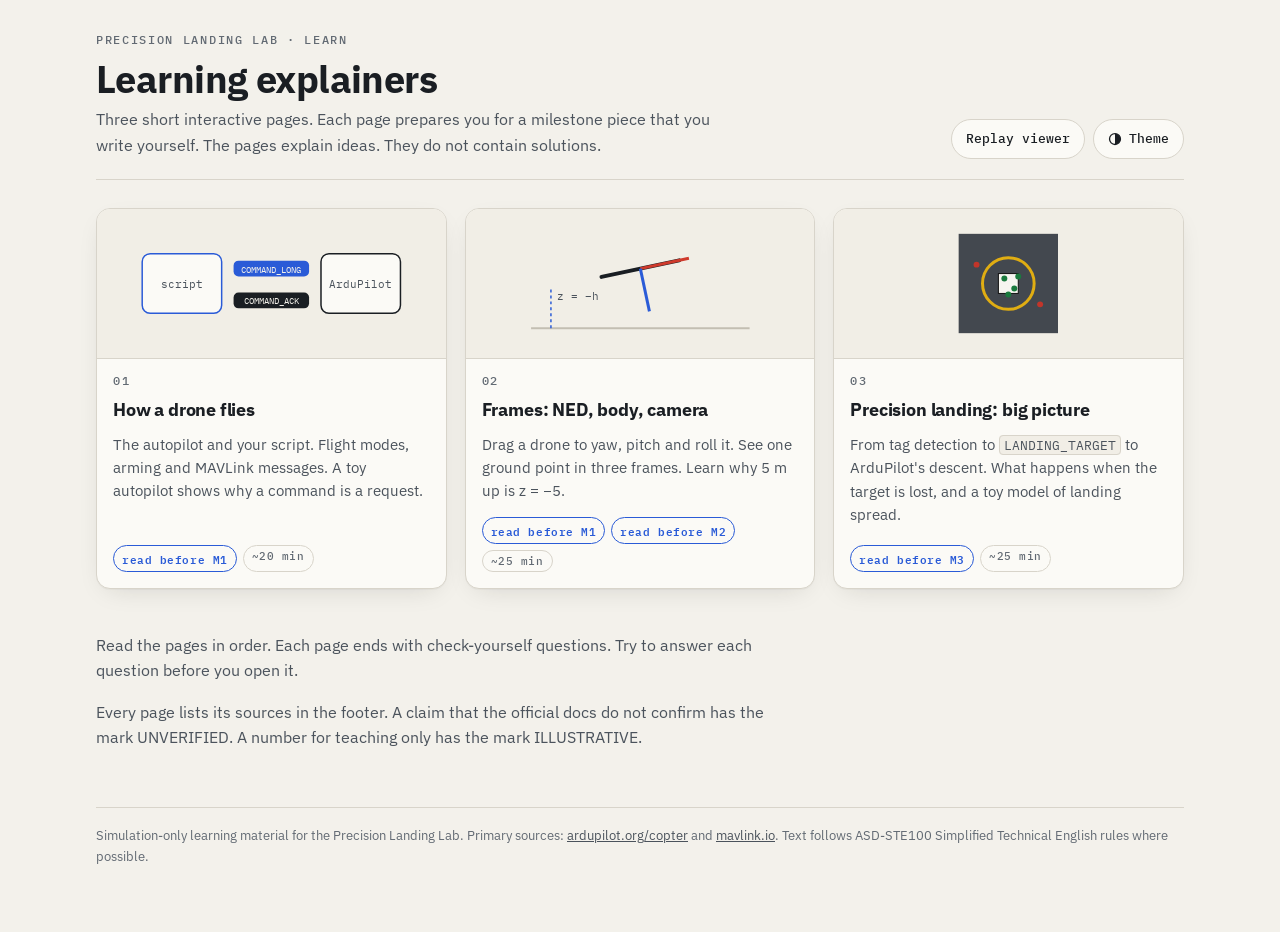
<file: learn/index.html>
<!doctype html>
<html lang="en">
<head>
<meta charset="utf-8">
<meta name="viewport" content="width=device-width, initial-scale=1">
<title>Learning Explainers</title>
<meta name="description" content="Hub for the Precision Landing Lab learning explainers, with the milestone to read each one before.">
<link rel="preconnect" href="https://fonts.googleapis.com">
<link rel="preconnect" href="https://fonts.gstatic.com" crossorigin>
<link href="https://fonts.googleapis.com/css2?family=IBM+Plex+Mono:wght@400;500;600&family=IBM+Plex+Sans:wght@400;500;600;700&display=swap" rel="stylesheet">
<style>
:root{
  /* Lab core tokens. The same values are in viewer/ and design/ (viewer/tests/tokens.test.js checks this). */
  --bg:#f3f1eb; --panel:#fbfaf6; --panel-2:#f1eee6; --ink:#1a1e23; --ink-2:#4b535c; --ink-3:#626a73; --rule:#d8d4ca;
  --accent:#2a5bd7; --ok:#1a7a3e; --warn:#946000; --bad:#c2352a; --cyan:#06788f; --tdpc:#e0ad12;
  --ax-x:#cf3a2c; --ax-y:#1f8c48; --ax-z:#2a5bd7; --ground:#d9d5cb; --ground-line:#c3beb2; --deck:#43484f;
  --shadow:0 1px 0 rgba(0,0,0,.03),0 8px 28px -12px rgba(30,30,20,.18);
  --sans:"IBM Plex Sans",ui-sans-serif,system-ui,-apple-system,"Segoe UI",sans-serif;
  --mono:"IBM Plex Mono",ui-monospace,"SF Mono",Menlo,Consolas,monospace;
  color-scheme:light;
}
@media (prefers-color-scheme:dark){:root:not([data-theme="light"]){
  --bg:#0d1115; --panel:#141a20; --panel-2:#1a2129; --ink:#e7eaed; --ink-2:#a9b1ba; --ink-3:#8a949e; --rule:#26303a;
  --accent:#7d9dff; --ok:#46c779; --warn:#e3a33a; --bad:#ff6b5e; --cyan:#3fd0ee; --tdpc:#f0c02e;
  --ax-x:#ff6b5e; --ax-y:#46c779; --ax-z:#7d9dff; --ground:#1c2228; --ground-line:#2b343d; --deck:#2c3238;
  --shadow:0 1px 0 rgba(255,255,255,.02),0 10px 30px -14px rgba(0,0,0,.7); color-scheme:dark;
}}
:root[data-theme="dark"]{
  --bg:#0d1115; --panel:#141a20; --panel-2:#1a2129; --ink:#e7eaed; --ink-2:#a9b1ba; --ink-3:#8a949e; --rule:#26303a;
  --accent:#7d9dff; --ok:#46c779; --warn:#e3a33a; --bad:#ff6b5e; --cyan:#3fd0ee; --tdpc:#f0c02e;
  --ax-x:#ff6b5e; --ax-y:#46c779; --ax-z:#7d9dff; --ground:#1c2228; --ground-line:#2b343d; --deck:#2c3238;
  --shadow:0 1px 0 rgba(255,255,255,.02),0 10px 30px -14px rgba(0,0,0,.7); color-scheme:dark;
}
*{box-sizing:border-box}
html{-webkit-text-size-adjust:100%}
body{margin:0;background:var(--bg);color:var(--ink);font:16px/1.6 var(--sans)}
.wrap{max-width:1120px;margin:0 auto;padding:0 16px 64px}
header.top{display:flex;align-items:flex-end;justify-content:space-between;gap:16px;padding:32px 0 20px;border-bottom:1px solid var(--rule)}
.eyebrow{font:500 12px/1.3 var(--mono);letter-spacing:.14em;text-transform:uppercase;color:var(--ink-3)}
.eyebrow a{color:inherit}
h1{font-size:clamp(26px,4vw,38px);line-height:1.1;margin:10px 0 8px;letter-spacing:-.015em;font-weight:700}
.lede{color:var(--ink-2);max-width:64ch;margin:0}
.hdr-tools{flex:none;display:flex;flex-wrap:wrap;gap:8px;align-items:center}
.toggle{flex:none;display:inline-flex;align-items:center;gap:7px;font:500 13px var(--mono);line-height:1.2;color:var(--ink);background:var(--panel);border:1px solid var(--rule);border-radius:999px;padding:9px 14px;cursor:pointer;min-height:40px;text-decoration:none;white-space:nowrap;transition:border-color .15s}
.toggle:hover{border-color:var(--ink-3)}
.toggle svg{width:14px;height:14px;flex:none}
:focus-visible{outline:2px solid var(--accent);outline-offset:2px}
.meta{display:flex;flex-wrap:wrap;gap:8px 22px;margin:14px 0 0;font:13px var(--mono);color:var(--ink-3)}
.meta b{color:var(--ink-2);font-weight:500}
section{margin-top:44px}
.sec-head{display:flex;align-items:baseline;gap:14px;margin-bottom:12px}
.sec-head .n{font:600 13px var(--mono);color:var(--ink-3)}
h2{font-size:22px;margin:0;letter-spacing:-.01em}
h3{font-size:16px;margin:18px 0 6px}
p{max-width:70ch}
.prose p,.prose li{color:var(--ink-2)}
.prose li{max-width:68ch}
.grid{display:grid;grid-template-columns:minmax(0,1fr) 320px;gap:20px;align-items:start}
.grid.even{grid-template-columns:minmax(0,1fr) minmax(0,1fr)}
.card{background:var(--panel);border:1px solid var(--rule);border-radius:14px;box-shadow:var(--shadow);overflow:hidden}
.pad{padding:16px 18px}
.fig{padding:10px}
.fig svg,.fig canvas{display:block;width:100%;height:auto}
figure{margin:0}
figcaption{font-size:13px;color:var(--ink-3);padding:6px 14px 12px}
.notes{padding:16px 18px;font-size:14.5px}
.notes h4{font:600 12px var(--mono);letter-spacing:.1em;text-transform:uppercase;color:var(--ink-3);margin:0 0 8px}
.notes h4:not(:first-child){margin-top:18px}
.notes p{margin:0 0 10px;color:var(--ink-2)}
code,.mono{font-family:var(--mono);font-size:.92em}
code{background:var(--panel-2);border:1px solid var(--rule);border-radius:4px;padding:0 4px}
table.t{border-collapse:collapse;width:100%;font-size:14px}
table.t th,table.t td{text-align:left;padding:8px 10px;border-bottom:1px solid var(--rule);vertical-align:top}
table.t th{font:600 12px var(--mono);letter-spacing:.06em;text-transform:uppercase;color:var(--ink-3)}
table.t td{color:var(--ink-2)}
table.t td:first-child{color:var(--ink)}
.scroll-x{overflow-x:auto;-webkit-overflow-scrolling:touch}
.btn,.chip{font:500 13px var(--mono);color:var(--ink);background:var(--panel);border:1px solid var(--rule);border-radius:9px;padding:9px 13px;cursor:pointer;min-height:44px;touch-action:manipulation;transition:border-color .15s,background-color .15s,color .15s}
.btn:hover,.chip:hover{border-color:var(--ink-3)}
.btn.primary{background:var(--ink);color:var(--bg);border-color:var(--ink)}
.chip[aria-pressed="true"]{background:var(--ink);color:var(--bg);border-color:var(--ink)}
.btn:disabled{opacity:.45;cursor:not-allowed}
.row{display:flex;flex-wrap:wrap;gap:8px;align-items:center}
.controls{display:flex;flex-wrap:wrap;gap:10px 16px;align-items:center;padding:12px 14px;border-top:1px solid var(--rule)}
.slider{display:grid;grid-template-columns:auto 1fr auto;gap:10px;align-items:center;font:13px var(--mono);color:var(--ink-2);min-width:240px;flex:1}
.slider output{min-width:5.5em;text-align:right;color:var(--ink)}
input[type=range]{width:100%;accent-color:var(--accent);height:32px}
.badge{display:inline-block;font:600 10.5px/1.4 var(--mono);letter-spacing:.06em;padding:1px 6px;border-radius:4px;border:1px solid currentColor;vertical-align:1px;white-space:nowrap}
.ill{color:var(--warn)}
.unv{color:var(--bad)}
.callout{border-left:3px solid var(--accent);background:var(--panel);padding:12px 16px;border-radius:0 10px 10px 0;margin:14px 0;max-width:72ch}
.callout p{margin:0;color:var(--ink-2)}
.callout b{color:var(--ink)}
details.q{background:var(--panel);border:1px solid var(--rule);border-radius:10px;padding:0 16px;margin:8px 0;max-width:76ch}
details.q summary{cursor:pointer;padding:12px 0;font-weight:500;list-style-position:outside}
details.q div{padding:0 0 12px;color:var(--ink-2)}
footer{margin-top:56px;padding-top:18px;border-top:1px solid var(--rule);font-size:13px;color:var(--ink-3)}
footer a{color:var(--ink-2);word-break:break-word}
footer ul{padding-left:18px;margin:6px 0 12px}
.no-sol{font:12.5px var(--mono);color:var(--ink-3);border:1px dashed var(--rule);border-radius:8px;padding:8px 12px;margin-top:14px;max-width:76ch}
.t{font-family:var(--sans);fill:var(--ink)}
.tm{font-family:var(--mono);fill:var(--ink-2)}
@media (max-width:900px){.grid,.grid.even{grid-template-columns:1fr}}
@media (max-width:560px){header.top{flex-direction:column;align-items:flex-start}}
@media (pointer:coarse){.toggle{min-height:44px}input[type=range]{height:44px}.eyebrow a{display:inline-block;padding:14px 0;margin:-14px 0}}
@media (prefers-reduced-motion:reduce){*{animation:none!important;transition:none!important}a.lesson:hover{transform:none}}
.hub{display:grid;grid-template-columns:repeat(3,minmax(0,1fr));gap:18px;margin-top:28px}
a.lesson{display:flex;flex-direction:column;text-decoration:none;color:inherit;padding:0;min-height:100%;transition:border-color .15s,transform .15s}
a.lesson:hover{border-color:var(--ink-3);transform:translateY(-2px)}
a.lesson:focus-visible{outline:2px solid var(--accent);outline-offset:2px}
.lesson .art{height:150px;border-bottom:1px solid var(--rule);background:var(--panel-2)}
.lesson .art svg{width:100%;height:100%;display:block}
.lesson .body{padding:14px 16px 16px;display:flex;flex-direction:column;gap:8px;flex:1}
.lesson h2{font-size:18px}
.lesson p{margin:0;color:var(--ink-2);font-size:14.5px}
.tags{display:flex;flex-wrap:wrap;gap:6px;margin-top:auto;padding-top:6px}
.tags span{font:600 11px var(--mono);letter-spacing:.05em;padding:3px 8px;border-radius:999px;border:1px solid var(--accent);color:var(--accent)}
.tags span.soft{border-color:var(--rule);color:var(--ink-3);font-weight:500}
@media (max-width:900px){.hub{grid-template-columns:1fr 1fr}}
@media (max-width:600px){.hub{grid-template-columns:1fr}}
</style>
</head>
<body>
<div class="wrap">
<header class="top">
  <div>
    <div class="eyebrow">Precision Landing Lab · learn</div>
    <h1>Learning explainers</h1>
    <p class="lede">Three short interactive pages. Each page prepares you for a milestone piece that you write yourself. The pages explain ideas. They do not contain solutions.</p>
  </div>
  <div class="hdr-tools">
    <a class="toggle" href="../viewer/index.html?run=samples/sample-clean-hold">Replay viewer</a>
    <button class="toggle" id="themeBtn" type="button" aria-label="Change between light and dark theme"><svg viewBox="0 0 16 16" aria-hidden="true"><circle cx="8" cy="8" r="6.25" fill="none" stroke="currentColor" stroke-width="1.5"/><path d="M8 1.75a6.25 6.25 0 0 1 0 12.5z" fill="currentColor"/></svg>Theme</button>
  </div>
</header>
<main>

<div class="hub">
  <a class="card lesson" href="01-how-a-drone-flies.html">
    <div class="art"><svg viewBox="0 0 300 150" aria-hidden="true">
      <rect x="20" y="45" width="80" height="60" rx="8" fill="var(--panel)" stroke="var(--accent)" stroke-width="1.5"/><text x="60" y="80" text-anchor="middle" class="tm" font-size="11">script</text>
      <rect x="200" y="45" width="80" height="60" rx="8" fill="var(--panel)" stroke="var(--ink)" stroke-width="1.5"/><text x="240" y="80" text-anchor="middle" class="tm" font-size="11">ArduPilot</text>
      <rect x="112" y="52" width="76" height="16" rx="5" fill="var(--accent)"/><text x="150" y="64" text-anchor="middle" font-size="9" fill="var(--bg)" font-family="var(--mono)">COMMAND_LONG</text>
      <rect x="112" y="84" width="76" height="16" rx="5" fill="var(--ink)"/><text x="150" y="96" text-anchor="middle" font-size="9" fill="var(--bg)" font-family="var(--mono)">COMMAND_ACK</text>
    </svg></div>
    <div class="body">
      <div class="eyebrow">01</div>
      <h2>How a drone flies</h2>
      <p>The autopilot and your script. Flight modes, arming and MAVLink messages. A toy autopilot shows why a command is a request.</p>
      <div class="tags"><span>read before M1</span><span class="soft">~20 min</span></div>
    </div>
  </a>
  <a class="card lesson" href="02-frames-ned-body-camera.html">
    <div class="art"><svg viewBox="0 0 300 150" aria-hidden="true">
      <path d="M40 120L260 120" stroke="var(--ground-line)" stroke-width="2"/>
      <g transform="translate(150 60) rotate(-12)"><path d="M-40 0H40" stroke="var(--ink)" stroke-width="4" stroke-linecap="round"/>
        <path d="M0 0H50" stroke="var(--ax-x)" stroke-width="3"/><path d="M0 0V44" stroke="var(--ax-z)" stroke-width="3"/></g>
      <path d="M60 120V80" stroke="var(--ax-z)" stroke-width="1.5" stroke-dasharray="3 3"/><text x="66" y="92" class="tm" font-size="11">z = −h</text>
    </svg></div>
    <div class="body">
      <div class="eyebrow">02</div>
      <h2>Frames: NED, body, camera</h2>
      <p>Drag a drone to yaw, pitch and roll it. See one ground point in three frames. Learn why 5 m up is z = −5.</p>
      <div class="tags"><span>read before M1</span><span>read before M2</span><span class="soft">~25 min</span></div>
    </div>
  </a>
  <a class="card lesson" href="03-precision-landing-big-picture.html">
    <div class="art"><svg viewBox="0 0 300 150" aria-hidden="true">
      <rect x="100" y="25" width="100" height="100" fill="var(--deck)"/><circle cx="150" cy="75" r="26" fill="none" stroke="var(--tdpc)" stroke-width="3"/>
      <rect x="140" y="65" width="20" height="20" fill="#f6f5f0" stroke="#111"/>
      <g fill="var(--ok)"><circle cx="146" cy="70" r="3"/><circle cx="156" cy="80" r="3"/><circle cx="150" cy="86" r="3"/><circle cx="160" cy="68" r="3"/></g>
      <g fill="var(--bad)"><circle cx="182" cy="96" r="3"/><circle cx="118" cy="56" r="3"/></g>
    </svg></div>
    <div class="body">
      <div class="eyebrow">03</div>
      <h2>Precision landing: big picture</h2>
      <p>From tag detection to <code>LANDING_TARGET</code> to ArduPilot's descent. What happens when the target is lost, and a toy model of landing spread.</p>
      <div class="tags"><span>read before M3</span><span class="soft">~25 min</span></div>
    </div>
  </a>
</div>

<section>
  <div class="prose">
    <p>Read the pages in order. Each page ends with check-yourself questions. Try to answer each question before you open it.</p>
    <p>Every page lists its sources in the footer. A claim that the official docs do not confirm has the mark UNVERIFIED. A number for teaching only has the mark ILLUSTRATIVE.</p>
  </div>
</section>

</main>

<footer>
  Simulation-only learning material for the Precision Landing Lab. Primary sources: <a href="https://ardupilot.org/copter/">ardupilot.org/copter</a> and <a href="https://mavlink.io/en/">mavlink.io</a>. Text follows ASD-STE100 Simplified Technical English rules where possible.
</footer>
</div>
<script>(function(){var r=document.documentElement,b=document.getElementById('themeBtn'),K='pll-theme';try{var s=localStorage.getItem(K);if(s==='light'||s==='dark')r.setAttribute('data-theme',s);}catch(e){}b.addEventListener('click',function(){var c=r.getAttribute('data-theme')||(matchMedia('(prefers-color-scheme: dark)').matches?'dark':'light');var n=c==='dark'?'light':'dark';r.setAttribute('data-theme',n);try{localStorage.setItem(K,n);}catch(e){}document.dispatchEvent(new Event('themechange'));});})();</script>
</body>
</html>
</file>
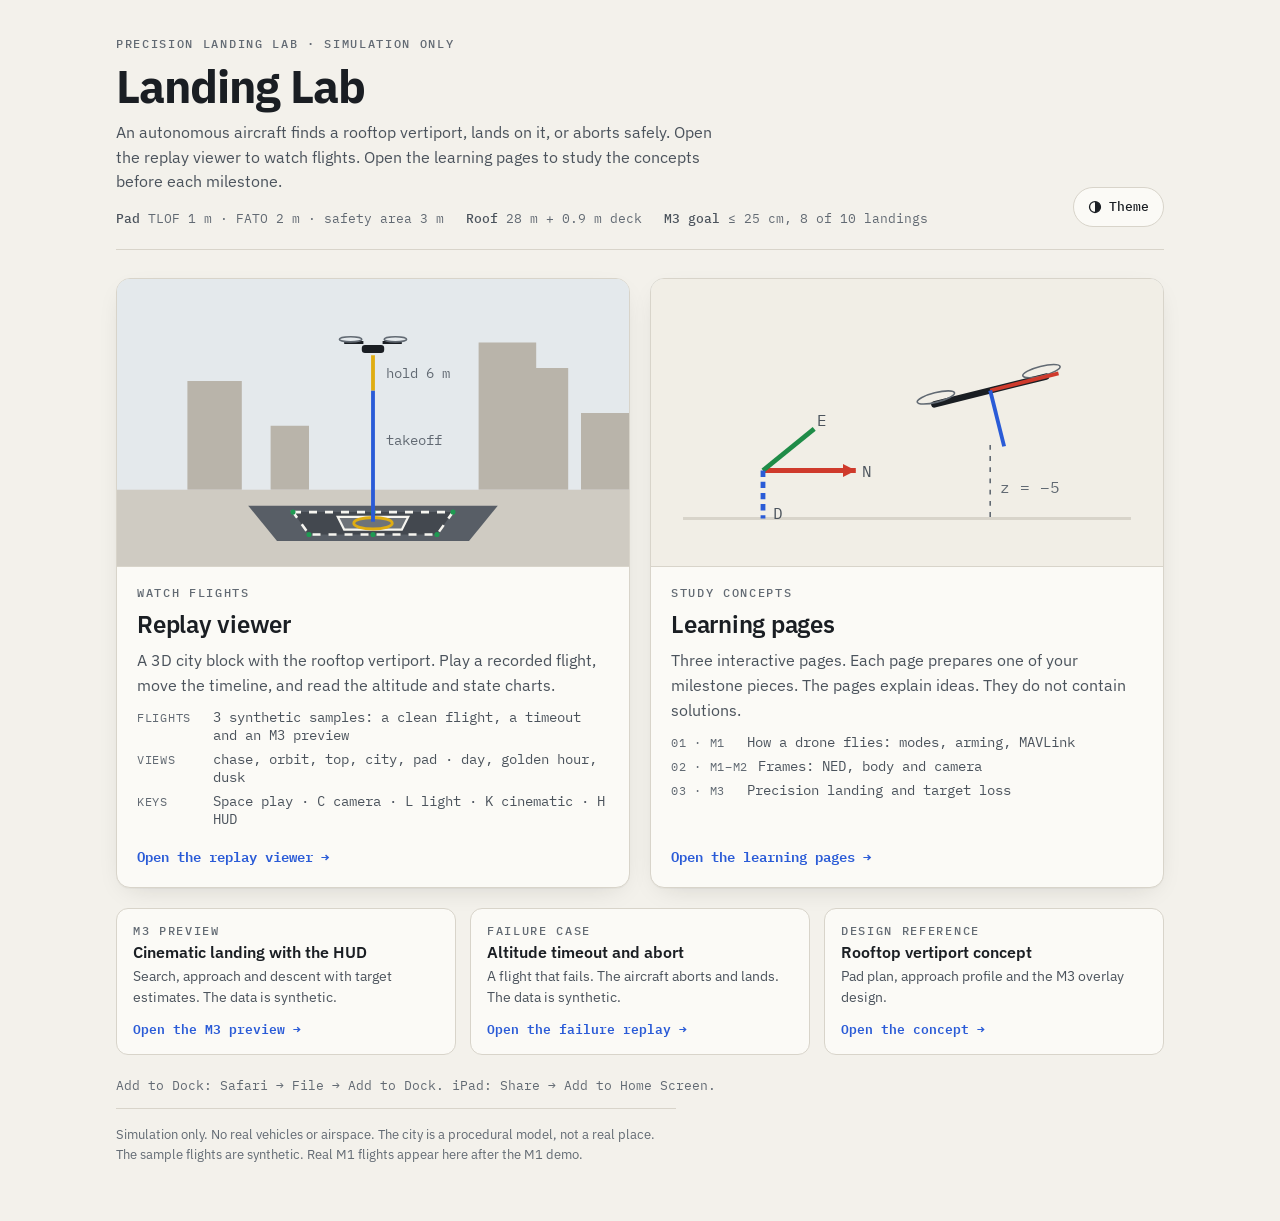
<file: design/site-hub.html>
<!doctype html>
<html lang="en">
<head>
<meta charset="utf-8">
<meta name="viewport" content="width=device-width, initial-scale=1">
<title>Landing Lab</title>
<meta name="description" content="Hub of the Precision Landing Lab: the replay viewer, the learning pages and the rooftop vertiport concept. Simulation only.">
<meta name="claude:viewport-fit-sides" content="cover">
<link rel="preconnect" href="https://fonts.googleapis.com">
<link rel="preconnect" href="https://fonts.gstatic.com" crossorigin>
<link href="https://fonts.googleapis.com/css2?family=IBM+Plex+Mono:wght@400;500;600&family=IBM+Plex+Sans:wght@400;500;600;700&display=swap" rel="stylesheet">
<style>
/* Layout: one column; a header strip, two large entry cards side by side that stack on phones, then a row of small link cards. */
:root{
  /* Lab core tokens. The same values are in viewer/ and learn/ (viewer/tests/tokens.test.js checks this). */
  --bg:#f3f1eb; --panel:#fbfaf6; --panel-2:#f1eee6; --ink:#1a1e23; --ink-2:#4b535c; --ink-3:#626a73; --rule:#d8d4ca;
  --accent:#2a5bd7; --tdpc:#e0ad12; --lit:#1f9a52; --deck:#43484f; --deck-sa:#585e66; --tlof:#6e7379; --mark:#f6f5f0;
  --roof:#cfcbc2; --tower:#b9b4aa; --sky:#e4e9ec;
  color-scheme:light;
  --shadow:0 1px 0 rgba(0,0,0,.03),0 8px 28px -12px rgba(30,30,20,.18);
  --sans:"IBM Plex Sans",ui-sans-serif,system-ui,-apple-system,"Segoe UI",sans-serif;
  --mono:"IBM Plex Mono",ui-monospace,"SF Mono",Menlo,Consolas,monospace;
}
@media (prefers-color-scheme:dark){:root:not([data-theme="light"]){
  --bg:#0d1115; --panel:#141a20; --panel-2:#1a2129; --ink:#e7eaed; --ink-2:#a9b1ba; --ink-3:#8a949e; --rule:#26303a;
  --accent:#7d9dff; --tdpc:#f0c02e; --lit:#46c779; --deck:#2c3238; --deck-sa:#3a4148; --tlof:#535a61; --mark:#e8e7e1;
  --roof:#1c2228; --tower:#2a323a; --sky:#121921;
  --shadow:0 1px 0 rgba(255,255,255,.02),0 10px 30px -14px rgba(0,0,0,.7); color-scheme:dark;
}}
:root[data-theme="dark"]{
  --bg:#0d1115; --panel:#141a20; --panel-2:#1a2129; --ink:#e7eaed; --ink-2:#a9b1ba; --ink-3:#8a949e; --rule:#26303a;
  --accent:#7d9dff; --tdpc:#f0c02e; --lit:#46c779; --deck:#2c3238; --deck-sa:#3a4148; --tlof:#535a61; --mark:#e8e7e1;
  --roof:#1c2228; --tower:#2a323a; --sky:#121921;
  --shadow:0 1px 0 rgba(255,255,255,.02),0 10px 30px -14px rgba(0,0,0,.7); color-scheme:dark;
}
*{box-sizing:border-box}
html{-webkit-text-size-adjust:100%}
body{margin:0;background:var(--bg);color:var(--ink);font:16px/1.55 var(--sans)}
.wrap{max-width:1080px;margin:0 auto;padding-left:max(16px,env(safe-area-inset-left,0px));padding-right:max(16px,env(safe-area-inset-right,0px));padding-block:0 56px}
header.top{display:flex;align-items:flex-end;justify-content:space-between;gap:16px;padding:36px 0 22px;border-bottom:1px solid var(--rule)}
.toggle{flex:none;display:inline-flex;align-items:center;gap:7px;font:500 13px var(--mono);line-height:1.2;color:var(--ink);background:var(--panel);border:1px solid var(--rule);border-radius:999px;padding:9px 14px;cursor:pointer;min-height:40px;transition:border-color .15s}
.toggle:hover{border-color:var(--ink-3)}
.toggle svg{width:14px;height:14px;flex:none}
:focus-visible{outline:2px solid var(--accent);outline-offset:2px}
.eyebrow{font:500 12px/1.3 var(--mono);letter-spacing:.14em;text-transform:uppercase;color:var(--ink-3)}
h1{font:700 clamp(30px,5vw,46px)/1.05 var(--sans);letter-spacing:-.02em;margin:10px 0 10px;text-wrap:balance}
.lede{margin:0;max-width:62ch;color:var(--ink-2)}
.spec{display:flex;flex-wrap:wrap;gap:6px 22px;margin:16px 0 0;font:13px var(--mono);color:var(--ink-3);font-variant-numeric:tabular-nums}
.spec b{color:var(--ink-2);font-weight:500}
.entries{display:grid;grid-template-columns:repeat(2,minmax(0,1fr));gap:20px;margin-top:28px}
a.entry{display:flex;flex-direction:column;min-width:0;text-decoration:none;color:inherit;background:var(--panel);border:1px solid var(--rule);border-radius:14px;box-shadow:var(--shadow);overflow:hidden;transition:border-color .15s,transform .15s}
a.entry:hover{border-color:var(--ink-3);transform:translateY(-2px)}
a.entry:focus-visible{outline:2px solid var(--accent);outline-offset:3px}
.art{aspect-ratio:16/9;max-width:100%;background:var(--sky);border-bottom:1px solid var(--rule)}
.art svg{display:block;width:100%;height:100%}
.body{display:flex;flex-direction:column;gap:10px;padding:18px 20px 20px;flex:1}
h2{margin:0;font:600 24px/1.15 var(--sans);letter-spacing:-.01em}
.body p{margin:0;color:var(--ink-2);max-width:56ch}
ul.items{margin:0;padding:0;list-style:none;display:grid;gap:6px;font:13.5px var(--mono);color:var(--ink-2)}
ul.items li{display:flex;gap:10px;align-items:baseline}
ul.items li span{flex:none;min-width:5.5em;color:var(--ink-3);font-size:12px;letter-spacing:.06em;text-transform:uppercase}
.go{margin-top:auto;padding-top:6px;font:600 14px var(--mono);color:var(--accent)}
.more{display:grid;grid-template-columns:repeat(3,minmax(0,1fr));gap:14px;margin-top:20px}
a.mini{display:flex;flex-direction:column;gap:4px;min-width:0;min-height:44px;text-decoration:none;color:inherit;background:var(--panel);border:1px solid var(--rule);border-radius:12px;padding:14px 16px;transition:border-color .15s,transform .15s}
a.mini:hover{border-color:var(--ink-3);transform:translateY(-2px)}
a.mini b{font:600 15.5px/1.25 var(--sans)}
a.mini span{font-size:13.5px;color:var(--ink-2)}
a.mini .go{padding-top:6px;font-size:13px}
.dock{margin:22px 0 0;font:13px var(--mono);color:var(--ink-3)}
footer{margin-top:14px;padding-top:16px;border-top:1px solid var(--rule);font-size:13px;color:var(--ink-3);max-width:70ch}
@media (max-width:760px){.entries,.more{grid-template-columns:1fr}}
@media (max-width:560px){header.top{flex-direction:column;align-items:flex-start}}
@media (pointer:coarse){.toggle{min-height:44px}}
@media (prefers-reduced-motion:reduce){*{transition:none!important}a.entry:hover,a.mini:hover{transform:none}}
</style>
</head>
<body>
<div class="wrap">
  <header class="top">
   <div>
    <div class="eyebrow">Precision Landing Lab · simulation only</div>
    <h1>Landing Lab</h1>
    <p class="lede">An autonomous aircraft finds a rooftop vertiport, lands on it, or aborts safely. Open the replay viewer to watch flights. Open the learning pages to study the concepts before each milestone.</p>
    <div class="spec"><span><b>Pad</b> TLOF 1 m · FATO 2 m · safety area 3 m</span><span><b>Roof</b> 28 m + 0.9 m deck</span><span><b>M3 goal</b> ≤ 25 cm, 8 of 10 landings</span></div>
   </div>
   <button class="toggle" id="themeBtn" type="button" aria-label="Change between light and dark theme"><svg viewBox="0 0 16 16" aria-hidden="true"><circle cx="8" cy="8" r="6.25" fill="none" stroke="currentColor" stroke-width="1.5"/><path d="M8 1.75a6.25 6.25 0 0 1 0 12.5z" fill="currentColor"/></svg>Theme</button>
  </header>

  <main>
  <div class="entries">
    <a class="entry" data-site href="viewer/index.html?run=samples/sample-clean-hold">
      <div class="art" aria-hidden="true">
        <svg viewBox="0 0 320 180" preserveAspectRatio="xMidYMid slice">
          <rect width="320" height="180" fill="var(--sky)"/>
          <path d="M0 132 L44 132 L44 64 L78 64 L78 132 L96 132 L96 92 L120 92 L120 132 Z" fill="var(--tower)"/>
          <path d="M226 132 L226 40 L262 40 L262 56 L282 56 L282 132 Z M290 132 L290 84 L320 84 L320 132 Z" fill="var(--tower)"/>
          <rect x="0" y="132" width="320" height="48" fill="var(--roof)"/>
          <g transform="translate(160 142)">
            <path d="M-78 0 L78 0 L60 22 L-60 22 Z" fill="var(--deck-sa)"/>
            <path d="M-50 4 L50 4 L40 18 L-40 18 Z" fill="var(--deck)"/>
            <path d="M-50 4 L50 4 L40 18 L-40 18 Z" fill="none" stroke="var(--mark)" stroke-width="1.6" stroke-dasharray="5 5"/>
            <path d="M-22 7 L22 7 L18 15 L-18 15 Z" fill="var(--tlof)" stroke="var(--mark)" stroke-width="1.4"/>
            <ellipse cx="0" cy="11" rx="12" ry="3.6" fill="none" stroke="var(--tdpc)" stroke-width="1.8"/>
            <g fill="var(--lit)"><circle cx="-50" cy="4" r="1.6"/><circle cx="50" cy="4" r="1.6"/><circle cx="-40" cy="18" r="1.6"/><circle cx="40" cy="18" r="1.6"/><circle cx="0" cy="4" r="1.6"/><circle cx="0" cy="18" r="1.6"/></g>
          </g>
          <path d="M160 152 C160 120 160 92 160 70" fill="none" stroke="var(--accent)" stroke-width="2.4"/>
          <path d="M160 70 C160 60 160 54 160 48" fill="none" stroke="var(--tdpc)" stroke-width="2.4"/>
          <g transform="translate(160 44)">
            <rect x="-7" y="-2.5" width="14" height="5" rx="2" fill="var(--ink)"/>
            <path d="M-18 -4 H-6 M6 -4 H18" stroke="var(--ink)" stroke-width="2"/>
            <ellipse cx="-14" cy="-6" rx="7" ry="1.6" fill="none" stroke="var(--ink-3)"/>
            <ellipse cx="14" cy="-6" rx="7" ry="1.6" fill="none" stroke="var(--ink-3)"/>
          </g>
          <g font-family="IBM Plex Mono, monospace" font-size="9" fill="var(--ink-3)"><text x="168" y="62">hold 6 m</text><text x="168" y="104">takeoff</text></g>
        </svg>
      </div>
      <div class="body">
        <div class="eyebrow">Watch flights</div>
        <h2>Replay viewer</h2>
        <p>A 3D city block with the rooftop vertiport. Play a recorded flight, move the timeline, and read the altitude and state charts.</p>
        <ul class="items">
          <li><span>Flights</span>3 synthetic samples: a clean flight, a timeout and an M3 preview</li>
          <li><span>Views</span>chase, orbit, top, city, pad · day, golden hour, dusk</li>
          <li><span>Keys</span>Space play · C camera · L light · K cinematic · H HUD</li>
        </ul>
        <div class="go">Open the replay viewer →</div>
      </div>
    </a>

    <a class="entry" data-site href="learn/index.html">
      <div class="art" aria-hidden="true">
        <svg viewBox="0 0 320 180" preserveAspectRatio="xMidYMid slice">
          <rect width="320" height="180" fill="var(--panel-2)"/>
          <path d="M20 150 H300" stroke="var(--rule)" stroke-width="2"/>
          <g transform="translate(70 120)">
            <path d="M0 0 H58" stroke="#cf3a2c" stroke-width="3"/><path d="M58 0 l-8 -4 v8 z" fill="#cf3a2c"/>
            <path d="M0 0 L32 -26" stroke="#1f8c48" stroke-width="3"/>
            <path d="M0 0 V30" stroke="var(--accent)" stroke-width="3" stroke-dasharray="4 3"/>
            <g font-family="IBM Plex Mono, monospace" font-size="10" fill="var(--ink-2)"><text x="62" y="4">N</text><text x="34" y="-28">E</text><text x="6" y="30">D</text></g>
          </g>
          <g transform="translate(212 70) rotate(-14)">
            <path d="M-36 0 H36" stroke="var(--ink)" stroke-width="4" stroke-linecap="round"/>
            <ellipse cx="-34" cy="-4" rx="12" ry="3" fill="none" stroke="var(--ink-3)"/>
            <ellipse cx="34" cy="-4" rx="12" ry="3" fill="none" stroke="var(--ink-3)"/>
            <path d="M0 0 H44" stroke="#cf3a2c" stroke-width="2.4"/>
            <path d="M0 0 V36" stroke="var(--accent)" stroke-width="2.4"/>
          </g>
          <path d="M212 104 V150" stroke="var(--ink-3)" stroke-dasharray="3 4"/>
          <g font-family="IBM Plex Mono, monospace" font-size="10" fill="var(--ink-3)"><text x="218" y="134">z = −5</text></g>
        </svg>
      </div>
      <div class="body">
        <div class="eyebrow">Study concepts</div>
        <h2>Learning pages</h2>
        <p>Three interactive pages. Each page prepares one of your milestone pieces. The pages explain ideas. They do not contain solutions.</p>
        <ul class="items">
          <li><span>01 · M1</span>How a drone flies: modes, arming, MAVLink</li>
          <li><span>02 · M1–M2</span>Frames: NED, body and camera</li>
          <li><span>03 · M3</span>Precision landing and target loss</li>
        </ul>
        <div class="go">Open the learning pages →</div>
      </div>
    </a>
  </div>

  <div class="more">
    <a class="mini" data-site href="viewer/index.html?run=samples/sample-m3-preview&amp;cine=1">
      <div class="eyebrow">M3 preview</div>
      <b>Cinematic landing with the HUD</b>
      <span>Search, approach and descent with target estimates. The data is synthetic.</span>
      <div class="go">Open the M3 preview →</div>
    </a>
    <a class="mini" data-site href="viewer/index.html?run=samples/sample-timeout-failure">
      <div class="eyebrow">Failure case</div>
      <b>Altitude timeout and abort</b>
      <span>A flight that fails. The aircraft aborts and lands. The data is synthetic.</span>
      <div class="go">Open the failure replay →</div>
    </a>
    <a class="mini" id="conceptLink" href="https://claude.ai/artifact/3ztNYnZD1oHDQrTTG9H5hW">
      <div class="eyebrow">Design reference</div>
      <b>Rooftop vertiport concept</b>
      <span>Pad plan, approach profile and the M3 overlay design.</span>
      <div class="go">Open the concept →</div>
    </a>
  </div>
  <p class="dock">Add to Dock: Safari → File → Add to Dock. iPad: Share → Add to Home Screen.</p>
  </main>

  <footer>Simulation only. No real vehicles or airspace. The city is a procedural model, not a real place. The sample flights are synthetic. Real M1 flights appear here after the M1 demo.</footer>
</div>
<script>
(function(){
  // Theme: one storage key for all lab pages.
  var r=document.documentElement,b=document.getElementById('themeBtn'),K='pll-theme';
  try{var s=localStorage.getItem(K);if(s==='light'||s==='dark')r.setAttribute('data-theme',s);}catch(e){}
  b.addEventListener('click',function(){var c=r.getAttribute('data-theme')||(matchMedia('(prefers-color-scheme: dark)').matches?'dark':'light');var n=c==='dark'?'light':'dark';r.setAttribute('data-theme',n);try{localStorage.setItem(K,n);}catch(e){}});
  // Links: the private site has this page at the site root, next to viewer/ and learn/.
  // In the repository the page is in design/, so the links go up one level and the concept link is local.
  if(/\/design\/[^\/]*$/.test(location.pathname)){
    document.querySelectorAll('a[data-site]').forEach(function(a){a.setAttribute('href','../'+a.getAttribute('href'));});
    document.getElementById('conceptLink').setAttribute('href','vertiport-concept.html');
  }
})();
</script>
</body>
</html>
</file>
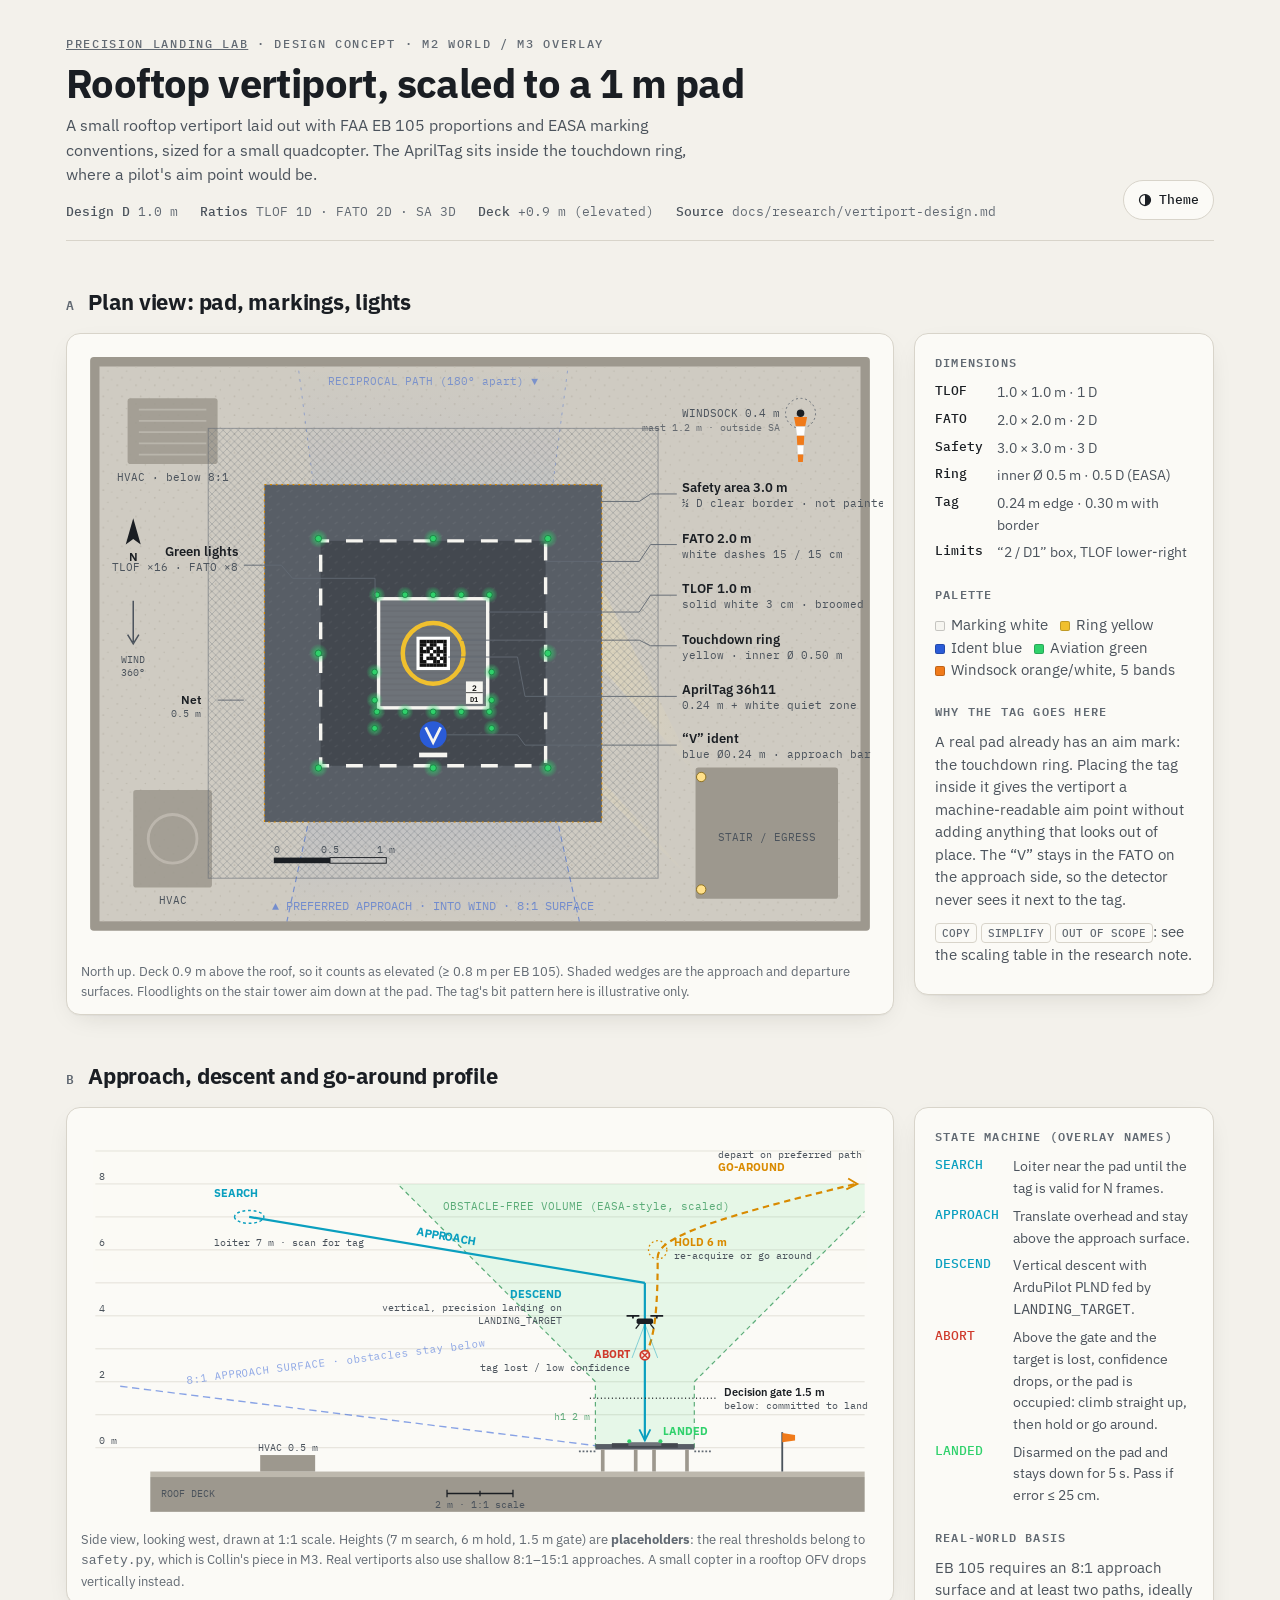
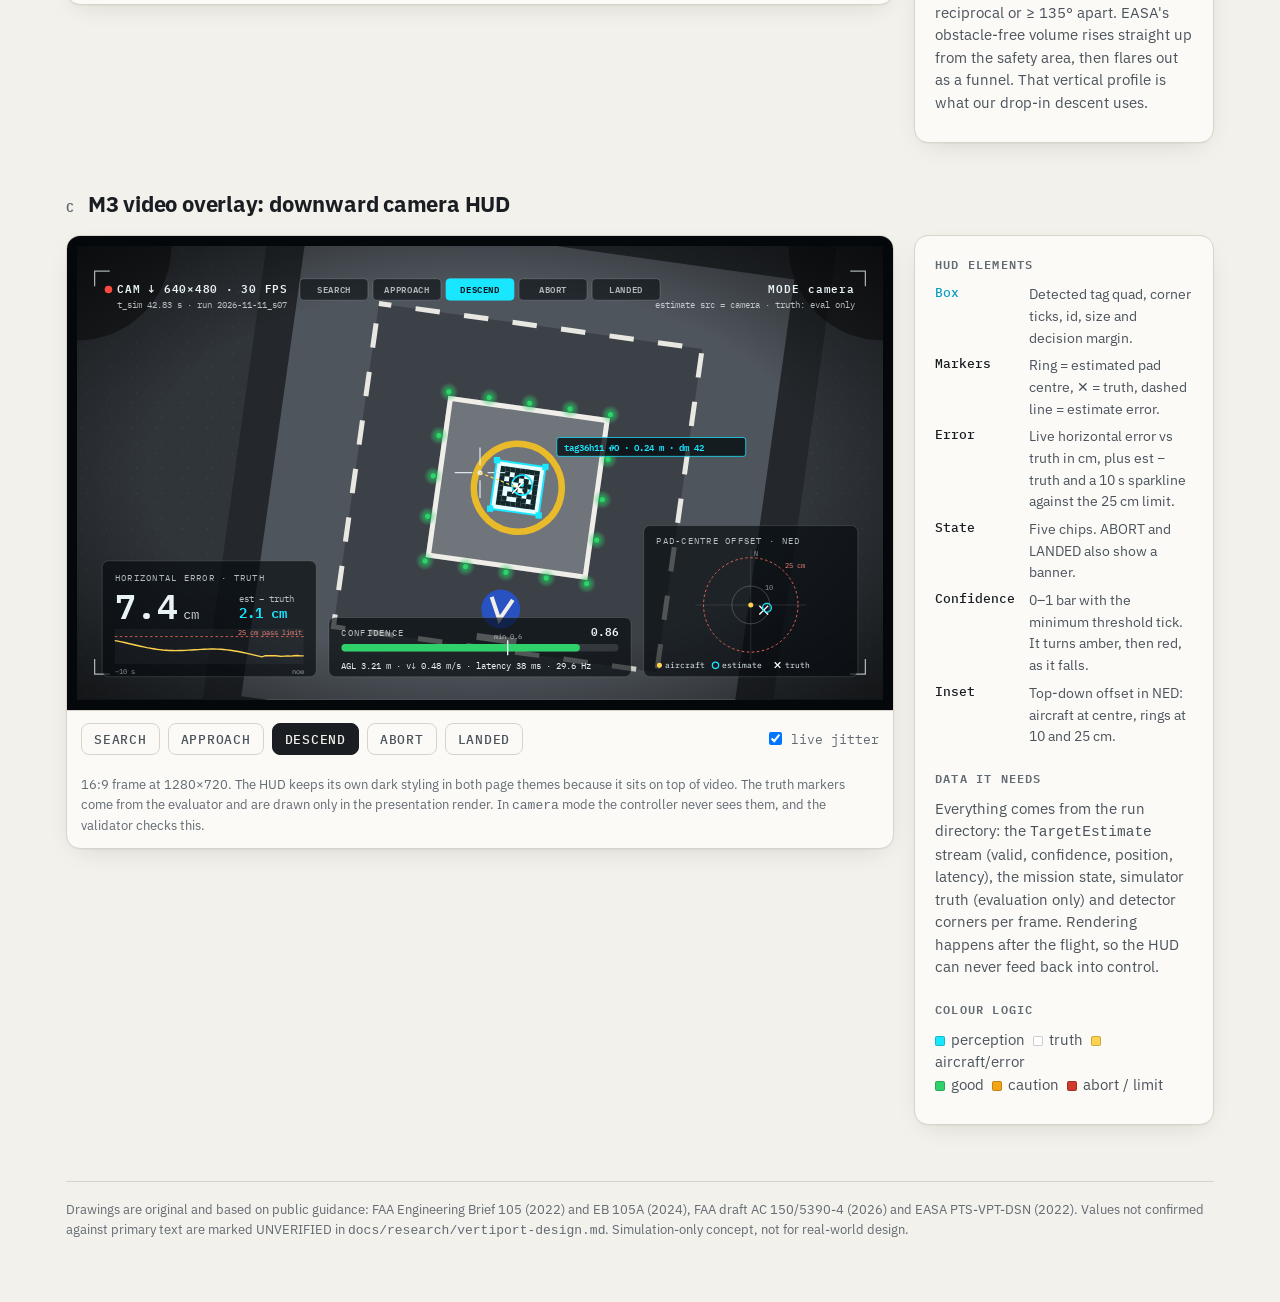
<file: design/vertiport-concept.html>
<!doctype html>
<html lang="en">
<head>
<meta charset="utf-8">
<meta name="viewport" content="width=device-width, initial-scale=1">
<title>Rooftop Vertiport Concept</title>
<meta name="description" content="Design concept for the Precision Landing Lab rooftop vertiport: pad plan, approach and go-around profile, and the M3 video overlay HUD.">
<link rel="preconnect" href="https://fonts.googleapis.com">
<link rel="preconnect" href="https://fonts.gstatic.com" crossorigin>
<link href="https://fonts.googleapis.com/css2?family=IBM+Plex+Mono:wght@400;500;600&family=IBM+Plex+Sans:wght@400;500;600;700&display=swap" rel="stylesheet">
<style>
:root{
  /* Lab core tokens. The same values are in viewer/ and learn/ (viewer/tests/tokens.test.js checks this). */
  --bg:#f3f1eb; --panel:#fbfaf6; --panel-2:#f1eee6; --ink:#1a1e23; --ink-2:#4b535c; --ink-3:#626a73; --rule:#d8d4ca; --accent:#2a5bd7;
  --roof:#cfcbc2; --roof-line:#bdb8ad; --parapet:#9d988e; --deck:#43484f; --deck-sa:#585e66; --tlof:#6e7379;
  --mark:#f6f5f0; --tdpc:#f0c02e; --vblue:#2a5bd7; --lit:#2fd16b; --amber:#d98a00; --red:#cf3a2c; --cyan:#0a9fbf;
  --wedge:rgba(42,91,215,.10); --wedge-line:rgba(42,91,215,.55); --ofv:rgba(47,209,107,.10); --ofv-line:rgba(31,140,72,.7);
  --shadow:0 1px 0 rgba(0,0,0,.03),0 8px 28px -12px rgba(30,30,20,.18);
  --sans:"IBM Plex Sans",ui-sans-serif,system-ui,-apple-system,"Segoe UI",sans-serif;
  --mono:"IBM Plex Mono",ui-monospace,"SF Mono",Menlo,Consolas,monospace;
  color-scheme:light;
}
@media (prefers-color-scheme:dark){:root:not([data-theme="light"]){
  --bg:#0d1115; --panel:#141a20; --panel-2:#1a2129; --ink:#e7eaed; --ink-2:#a9b1ba; --ink-3:#8a949e; --rule:#26303a; --accent:#7d9dff;
  --roof:#1c2228; --roof-line:#252d35; --parapet:#38424c; --deck:#2c3238; --deck-sa:#3a4148; --tlof:#535a61;
  --wedge:rgba(110,150,255,.10); --wedge-line:rgba(130,165,255,.6); --ofv:rgba(47,209,107,.10); --ofv-line:rgba(70,210,120,.7);
  --shadow:0 1px 0 rgba(255,255,255,.02),0 10px 30px -14px rgba(0,0,0,.7); color-scheme:dark;
}}
:root[data-theme="dark"]{
  --bg:#0d1115; --panel:#141a20; --panel-2:#1a2129; --ink:#e7eaed; --ink-2:#a9b1ba; --ink-3:#8a949e; --rule:#26303a; --accent:#7d9dff;
  --roof:#1c2228; --roof-line:#252d35; --parapet:#38424c; --deck:#2c3238; --deck-sa:#3a4148; --tlof:#535a61;
  --wedge:rgba(110,150,255,.10); --wedge-line:rgba(130,165,255,.6); --ofv:rgba(47,209,107,.10); --ofv-line:rgba(70,210,120,.7);
  --shadow:0 1px 0 rgba(255,255,255,.02),0 10px 30px -14px rgba(0,0,0,.7); color-scheme:dark;
}
*{box-sizing:border-box}
html{-webkit-text-size-adjust:100%}
body{margin:0;background:var(--bg);color:var(--ink);font:16px/1.55 var(--sans);}
.wrap{max-width:1180px;margin:0 auto;padding:0 16px 64px}
header.top{display:flex;align-items:flex-end;justify-content:space-between;gap:16px;padding:36px 0 20px;border-bottom:1px solid var(--rule)}
.eyebrow{font:500 12px/1.3 var(--mono);letter-spacing:.14em;text-transform:uppercase;color:var(--ink-3)}
.eyebrow a{color:inherit}
h1{font-size:clamp(26px,4vw,40px);line-height:1.08;margin:10px 0 8px;letter-spacing:-.015em;font-weight:700}
.lede{color:var(--ink-2);max-width:62ch;margin:0}
.toggle{flex:none;display:inline-flex;align-items:center;gap:7px;font:500 13px var(--mono);line-height:1.2;color:var(--ink);background:var(--panel);border:1px solid var(--rule);border-radius:999px;padding:9px 14px;cursor:pointer;min-height:40px;transition:border-color .15s}
.toggle svg{width:14px;height:14px;flex:none}
:focus-visible{outline:2px solid var(--accent);outline-offset:2px}
@media (pointer:coarse){.toggle,.hud-controls button{min-height:44px}.eyebrow a{display:inline-block;padding:14px 0;margin:-14px 0}}
.toggle:hover{border-color:var(--ink-3)}
.meta{display:flex;flex-wrap:wrap;gap:8px 22px;margin:16px 0 0;font:13px var(--mono);color:var(--ink-3)}
.meta b{color:var(--ink-2);font-weight:500}
section{margin-top:44px}
.sec-head{display:flex;align-items:baseline;gap:14px;margin-bottom:14px}
.sec-head .n{font:600 13px var(--mono);color:var(--ink-3)}
h2{font-size:22px;margin:0;letter-spacing:-.01em}
.grid{display:grid;grid-template-columns:minmax(0,1fr) 300px;gap:20px;align-items:start}
.card{background:var(--panel);border:1px solid var(--rule);border-radius:14px;box-shadow:var(--shadow);overflow:hidden}
.fig{padding:10px}
.fig svg{display:block;width:100%;height:auto}
.notes{padding:18px 20px;font-size:14.5px}
.notes h3{font:600 12px var(--mono);letter-spacing:.1em;text-transform:uppercase;color:var(--ink-3);margin:0 0 10px}
.notes h3:not(:first-child){margin-top:20px}
.notes p{margin:0 0 10px;color:var(--ink-2)}
dl.spec{display:grid;grid-template-columns:auto 1fr;gap:6px 14px;margin:0;font-size:14px}
dl.spec dt{font:500 13px var(--mono);color:var(--ink)}
dl.spec dd{margin:0;color:var(--ink-2)}
.sw{display:inline-block;width:10px;height:10px;border-radius:2px;margin-right:6px;vertical-align:-1px;border:1px solid rgba(0,0,0,.2)}
.tag{font:500 11px var(--mono);padding:2px 6px;border-radius:4px;border:1px solid var(--rule);color:var(--ink-3);white-space:nowrap}
figcaption{font-size:13px;color:var(--ink-3);padding:8px 14px 12px}
.hud-controls{display:flex;flex-wrap:wrap;gap:8px;padding:12px 14px;border-top:1px solid var(--rule)}
.hud-controls button{font:500 12.5px var(--mono);letter-spacing:.06em;background:transparent;color:var(--ink-2);border:1px solid var(--rule);border-radius:8px;padding:7px 12px;cursor:pointer}
.hud-controls button[aria-pressed="true"]{background:var(--ink);color:var(--bg);border-color:var(--ink)}
.hud-controls .sp{flex:1}
.hud-controls label{font:12.5px var(--mono);color:var(--ink-3);display:flex;align-items:center;gap:6px}
footer{margin-top:56px;padding-top:18px;border-top:1px solid var(--rule);font-size:13px;color:var(--ink-3)}
footer a{color:var(--ink-2)}
/* svg text */
.t{font-family:var(--sans);fill:var(--ink)}
.tm{font-family:var(--mono);fill:var(--ink-2)}
.lead{stroke:var(--ink-3);stroke-width:1;fill:none}
.hud text{font-family:var(--mono)}
@media (max-width:900px){.grid{grid-template-columns:1fr}.notes{border-top:1px solid var(--rule)}}
@media (max-width:560px){header.top{flex-direction:column;align-items:flex-start}}
@media (prefers-reduced-motion:reduce){*{animation:none!important;transition:none!important}}
.blink{animation:blink 1.4s steps(2,start) infinite}@keyframes blink{to{visibility:hidden}}
</style>
</head>
<body>
<!-- shared SVG defs (tag symbol, textures, glows) -->
<svg width="0" height="0" style="position:absolute" aria-hidden="true">
  <defs>
    <symbol id="apriltag" viewBox="0 0 10 10"><rect width="10" height="10" fill="#fff"/><g id="tagbits" fill="#111"></g></symbol>
    <pattern id="mesh" width="8" height="8" patternUnits="userSpaceOnUse"><path d="M0 0L8 8M8 0L0 8" stroke="var(--ink-3)" stroke-width=".6" opacity=".55"/></pattern>
    <pattern id="broom" width="6" height="6" patternUnits="userSpaceOnUse"><path d="M0 3H6" stroke="#000" stroke-opacity=".08" stroke-width="1"/></pattern>
    <pattern id="deckplate" width="14" height="14" patternUnits="userSpaceOnUse"><path d="M3 4l3-2M9 10l3-2" stroke="#fff" stroke-opacity=".06" stroke-width="1.2"/></pattern>
    <pattern id="gravel" width="20" height="20" patternUnits="userSpaceOnUse"><circle cx="3" cy="4" r=".9" fill="var(--roof-line)"/><circle cx="13" cy="9" r=".8" fill="var(--roof-line)"/><circle cx="8" cy="16" r=".9" fill="var(--roof-line)"/><circle cx="17" cy="18" r=".7" fill="var(--roof-line)"/></pattern>
    <radialGradient id="glow"><stop offset="0" stop-color="#7dffae" stop-opacity=".95"/><stop offset=".35" stop-color="#2fd16b" stop-opacity=".55"/><stop offset="1" stop-color="#2fd16b" stop-opacity="0"/></radialGradient>
    <linearGradient id="floodcone" x1="0" x2="1"><stop offset="0" stop-color="#ffe9a8" stop-opacity=".45"/><stop offset="1" stop-color="#ffe9a8" stop-opacity="0"/></linearGradient>
    <linearGradient id="wedgeS" x1="0" y1="0" x2="0" y2="1"><stop offset="0" stop-color="var(--wedge-line)" stop-opacity=".22"/><stop offset="1" stop-color="var(--wedge-line)" stop-opacity="0"/></linearGradient>
    <linearGradient id="wedgeN" x1="0" y1="1" x2="0" y2="0"><stop offset="0" stop-color="var(--wedge-line)" stop-opacity=".14"/><stop offset="1" stop-color="var(--wedge-line)" stop-opacity="0"/></linearGradient>
  </defs>
</svg>

<div class="wrap">
<header class="top">
  <div>
    <div class="eyebrow"><a id="hubLink" href="site-hub.html">Precision Landing Lab</a> · design concept · M2 world / M3 overlay</div>
    <h1>Rooftop vertiport, scaled to a 1&nbsp;m pad</h1>
    <p class="lede">A small rooftop vertiport laid out with FAA EB&nbsp;105 proportions and EASA marking conventions, sized for a small quadcopter. The AprilTag sits inside the touchdown ring, where a pilot's aim point would be.</p>
    <div class="meta"><span><b>Design D</b> 1.0 m</span><span><b>Ratios</b> TLOF 1D · FATO 2D · SA 3D</span><span><b>Deck</b> +0.9 m (elevated)</span><span><b>Source</b> docs/research/vertiport-design.md</span></div>
  </div>
  <button class="toggle" id="themeBtn" type="button" aria-label="Change between light and dark theme"><svg viewBox="0 0 16 16" aria-hidden="true"><circle cx="8" cy="8" r="6.25" fill="none" stroke="currentColor" stroke-width="1.5"/><path d="M8 1.75a6.25 6.25 0 0 1 0 12.5z" fill="currentColor"/></svg>Theme</button>
</header>
<main>

<!-- ============ A. TOP-DOWN ============ -->
<section id="plan">
  <div class="sec-head"><span class="n">A</span><h2>Plan view: pad, markings, lights</h2></div>
  <div class="grid">
    <figure class="card" style="margin:0">
      <div class="fig">
      <svg viewBox="0 0 860 640" role="img" aria-labelledby="planT">
        <title id="planT">Top-down plan of the rooftop vertiport, north up, preferred approach from the south</title>
        <!-- roof -->
        <rect x="14" y="14" width="832" height="612" rx="4" fill="var(--parapet)"/>
        <rect x="24" y="24" width="812" height="592" fill="var(--roof)"/>
        <rect x="24" y="24" width="812" height="592" fill="url(#gravel)"/>
        <!-- approach wedges (preferred S, reciprocal N) -->
        <path d="M260 450 L500 450 L536 616 L224 616 Z" fill="url(#wedgeS)"/>
        <path d="M260 450 L224 616 M500 450 L536 616" stroke="var(--wedge-line)" stroke-width="1.2" stroke-dasharray="6 5"/>
        <path d="M260 210 L500 210 L524 24 L236 24 Z" fill="url(#wedgeN)"/>
        <path d="M260 210 L236 24 M500 210 L524 24" stroke="var(--wedge-line)" stroke-width="1" stroke-dasharray="3 6" opacity=".7"/>
        <!-- rooftop clutter -->
        <g>
          <rect x="54" y="58" width="96" height="70" rx="3" fill="var(--parapet)" opacity=".85"/>
          <path d="M66 70h72M66 82h72M66 94h72M66 106h72M66 118h72" stroke="var(--roof)" stroke-width="2" opacity=".5"/>
          <rect x="60" y="476" width="84" height="104" rx="3" fill="var(--parapet)" opacity=".85"/>
          <circle cx="102" cy="528" r="26" fill="none" stroke="var(--roof)" stroke-width="3" opacity=".55"/>
          <text class="tm" x="102" y="598" font-size="12" text-anchor="middle">HVAC</text>
          <text class="tm" x="102" y="146" font-size="12" text-anchor="middle">HVAC · below 8:1</text>
          <!-- stair tower with floodlights -->
          <rect x="660" y="452" width="152" height="140" rx="3" fill="var(--parapet)"/>
          <text class="tm" x="736" y="530" font-size="12" text-anchor="middle">STAIR / EGRESS</text>
          <path d="M664 464 L520 300 L560 260 Z" fill="url(#floodcone)" opacity=".8"/>
          <path d="M664 580 L520 440 L500 400 Z" fill="url(#floodcone)" opacity=".6"/>
          <circle cx="666" cy="462" r="5" fill="#ffe08a" stroke="#8a6d1d"/>
          <circle cx="666" cy="582" r="5" fill="#ffe08a" stroke="#8a6d1d"/>
        </g>
        <!-- safety net shelf -->
        <rect x="140" y="90" width="480" height="480" fill="url(#mesh)"/>
        <rect x="140" y="90" width="480" height="480" fill="none" stroke="var(--ink-3)" stroke-width="1" opacity=".6"/>
        <!-- deck: safety area -->
        <rect x="200" y="150" width="360" height="360" fill="var(--deck-sa)"/>
        <rect x="200" y="150" width="360" height="360" fill="url(#deckplate)"/>
        <!-- FATO -->
        <rect x="260" y="210" width="240" height="240" fill="var(--deck)"/>
        <rect x="260" y="210" width="240" height="240" fill="url(#deckplate)"/>
        <rect x="260" y="210" width="240" height="240" fill="none" stroke="var(--mark)" stroke-width="3.6" stroke-dasharray="18 18" stroke-dashoffset="9"/>
        <!-- TLOF -->
        <rect x="320" y="270" width="120" height="120" fill="var(--tlof)"/>
        <rect x="320" y="270" width="120" height="120" fill="url(#broom)"/>
        <rect x="321.8" y="271.8" width="116.4" height="116.4" fill="none" stroke="var(--mark)" stroke-width="3.6"/>
        <!-- TDPC ring -->
        <circle cx="380" cy="330" r="32.4" fill="none" stroke="var(--tdpc)" stroke-width="4.8"/>
        <!-- AprilTag 0.30 m incl quiet zone -->
        <use href="#apriltag" x="362" y="312" width="36" height="36"/>
        <!-- size/weight box -->
        <rect x="415" y="360" width="18" height="24" fill="var(--mark)"/>
        <line x1="415" y1="372" x2="433" y2="372" stroke="#111" stroke-width=".8"/>
        <text x="424" y="370" font-size="9" font-family="var(--mono)" text-anchor="middle" fill="#111" font-weight="600">2</text>
        <text x="424" y="382" font-size="8" font-family="var(--mono)" text-anchor="middle" fill="#111" font-weight="600">D1</text>
        <!-- V ident + approach bar -->
        <circle cx="380" cy="417" r="14.4" fill="var(--vblue)"/>
        <path d="M372 409 L380 425 L388 409" fill="none" stroke="var(--mark)" stroke-width="3" stroke-linejoin="miter"/>
        <rect x="365" y="436" width="30" height="5" fill="var(--mark)"/>
        <!-- TLOF lights: 16 -->
        <g id="tlofLights"></g>
        <!-- FATO lights: 8 -->
        <g id="fatoLights"></g>
        <!-- SA boundary (annotation only) -->
        <rect x="200" y="150" width="360" height="360" fill="none" stroke="var(--amber)" stroke-width="1.2" stroke-dasharray="2 4"/>
        <!-- windsock (wind from N → sock points S) -->
        <g transform="translate(772 74)">
          <circle r="16" fill="none" stroke="var(--ink-3)" stroke-dasharray="2 3"/>
          <circle r="4" fill="var(--ink)"/>
          <g>
            <path d="M-7 4 L7 4 L5 14 L-5 14 Z" fill="#f07a1a"/>
            <path d="M-5 14 L5 14 L4 24 L-4 24 Z" fill="#fff" stroke="#ccc" stroke-width=".4"/>
            <path d="M-4 24 L4 24 L3.5 34 L-3.5 34 Z" fill="#f07a1a"/>
            <path d="M-3.5 34 L3.5 34 L3 44 L-3 44 Z" fill="#fff" stroke="#ccc" stroke-width=".4"/>
            <path d="M-3 44 L3 44 L2.5 52 L-2.5 52 Z" fill="#f07a1a"/>
          </g>
          <text class="tm" x="-22" y="4" font-size="12" text-anchor="end">WINDSOCK 0.4 m</text>
          <text class="tm" x="-22" y="19" font-size="11" text-anchor="end" opacity=".8">mast 1.2 m · outside SA</text>
        </g>
        <!-- north + wind -->
        <g transform="translate(60 210)">
          <path d="M0 -24 L8 4 L0 -2 L-8 4 Z" fill="var(--ink)"/>
          <text class="t" y="22" font-size="13" text-anchor="middle" font-weight="600">N</text>
        </g>
        <g transform="translate(60 300)">
          <path d="M0 -26 V18 M-6 10 L0 20 L6 10" stroke="var(--ink-2)" stroke-width="1.6" fill="none"/>
          <text class="tm" y="40" font-size="11" text-anchor="middle">WIND</text>
          <text class="tm" y="54" font-size="11" text-anchor="middle">360°</text>
        </g>
        <!-- approach labels -->
        <text class="tm" x="380" y="604" font-size="12.5" text-anchor="middle" fill="var(--wedge-line)" style="fill:var(--wedge-line)">▲ PREFERRED APPROACH · INTO WIND · 8:1 SURFACE</text>
        <text class="tm" x="380" y="44" font-size="12" text-anchor="middle" style="fill:var(--wedge-line)" opacity=".9">RECIPROCAL PATH (180° apart) ▼</text>
        <!-- callouts -->
        <g font-size="13.5">
          <path class="lead" d="M560 168 H600 L612 160 H640"/>
          <text class="t" x="646" y="158" font-weight="600">Safety area 3.0 m</text>
          <text class="tm" x="646" y="174" font-size="11.5">½ D clear border · not painted</text>
          <path class="lead" d="M500 232 H600 L612 214 H640"/>
          <text class="t" x="646" y="212" font-weight="600">FATO 2.0 m</text>
          <text class="tm" x="646" y="228" font-size="11.5">white dashes 15 / 15 cm</text>
          <path class="lead" d="M440 286 H600 L612 268 H640"/>
          <text class="t" x="646" y="266" font-weight="600">TLOF 1.0 m</text>
          <text class="tm" x="646" y="282" font-size="11.5">solid white 3 cm · broomed</text>
          <path class="lead" d="M410 316 H600 L612 322 H640"/>
          <text class="t" x="646" y="320" font-weight="600">Touchdown ring</text>
          <text class="tm" x="646" y="336" font-size="11.5">yellow · inner Ø 0.50 m</text>
          <path class="lead" d="M396 334 H470 L478 376 H640"/>
          <text class="t" x="646" y="374" font-weight="600">AprilTag 36h11</text>
          <text class="tm" x="646" y="390" font-size="11.5">0.24 m + white quiet zone</text>
          <path class="lead" d="M395 417 H470 L478 428 H640"/>
          <text class="t" x="646" y="426" font-weight="600">“V” ident</text>
          <text class="tm" x="646" y="442" font-size="11.5">blue Ø0.24 m · approach bar</text>
        </g>
        <g font-size="13.5">
          <path class="lead" d="M318 270 V250 H230 L218 236 H178"/>
          <text class="t" x="172" y="226" text-anchor="end" font-weight="600">Green lights</text>
          <text class="tm" x="172" y="242" text-anchor="end" font-size="11.5">TLOF ×16 · FATO ×8</text>
          <path class="lead" d="M150 380 H178"/>
          <text class="t" x="132" y="384" text-anchor="end" font-weight="600" font-size="12.5">Net</text>
          <text class="tm" x="132" y="398" text-anchor="end" font-size="11">0.5 m</text>
        </g>
        <!-- scale bar -->
        <g transform="translate(210 548)">
          <rect x="0" y="0" width="60" height="6" fill="var(--ink)"/><rect x="60" y="0" width="60" height="6" fill="none" stroke="var(--ink)"/>
          <text class="tm" x="0" y="-5" font-size="11">0</text><text class="tm" x="60" y="-5" font-size="11" text-anchor="middle">0.5</text><text class="tm" x="120" y="-5" font-size="11" text-anchor="middle">1 m</text>
        </g>
      </svg>
      </div>
      <figcaption>North up. Deck 0.9 m above the roof, so it counts as elevated (≥ 0.8 m per EB 105). Shaded wedges are the approach and departure surfaces. Floodlights on the stair tower aim down at the pad. The tag's bit pattern here is illustrative only.</figcaption>
    </figure>
    <aside class="card notes">
      <h3>Dimensions</h3>
      <dl class="spec">
        <dt>TLOF</dt><dd>1.0 × 1.0 m · 1 D</dd>
        <dt>FATO</dt><dd>2.0 × 2.0 m · 2 D</dd>
        <dt>Safety</dt><dd>3.0 × 3.0 m · 3 D</dd>
        <dt>Ring</dt><dd>inner Ø 0.5 m · 0.5 D (EASA)</dd>
        <dt>Tag</dt><dd>0.24 m edge · 0.30 m with border</dd>
        <dt>Limits</dt><dd>“2 / D1” box, TLOF lower-right</dd>
      </dl>
      <h3>Palette</h3>
      <p><span class="sw" style="background:#f6f5f0"></span>Marking white &nbsp; <span class="sw" style="background:#f0c02e"></span>Ring yellow<br><span class="sw" style="background:#2a5bd7"></span>Ident blue &nbsp; <span class="sw" style="background:#2fd16b"></span>Aviation green<br><span class="sw" style="background:#f07a1a"></span>Windsock orange/white, 5 bands</p>
      <h3>Why the tag goes here</h3>
      <p>A real pad already has an aim mark: the touchdown ring. Placing the tag inside it gives the vertiport a machine-readable aim point without adding anything that looks out of place. The “V” stays in the FATO on the approach side, so the detector never sees it next to the tag.</p>
      <p><span class="tag">COPY</span> <span class="tag">SIMPLIFY</span> <span class="tag">OUT OF SCOPE</span>: see the scaling table in the research note.</p>
    </aside>
  </div>
</section>

<!-- ============ B. SIDE PROFILE ============ -->
<section id="profile">
  <div class="sec-head"><span class="n">B</span><h2>Approach, descent and go-around profile</h2></div>
  <div class="grid">
    <figure class="card" style="margin:0">
      <div class="fig">
      <svg viewBox="0 0 880 430" role="img" aria-labelledby="profT">
        <title id="profT">Side view looking west: approach from the south, vertical descent, decision gate and the abort climb with go-around</title>
        <!-- grid: 36 px per metre, origin x=620 (pad centre), y=360 (deck) -->
        <g stroke="var(--rule)" stroke-width="1">
          <path d="M20 360H860M20 324H860M20 288H860M20 252H860M20 216H860M20 180H860M20 144H860M20 108H860M20 72H860M20 36H860" opacity=".7"/>
        </g>
        <g class="tm" font-size="11">
          <text x="24" y="356">0 m</text><text x="24" y="284">2</text><text x="24" y="212">4</text><text x="24" y="140">6</text><text x="24" y="68">8</text>
        </g>
        <!-- building -->
        <rect x="80" y="392" width="780" height="38" fill="var(--parapet)"/>
        <rect x="80" y="386" width="780" height="6" fill="var(--roof-line)"/>
        <text class="tm" x="92" y="414" font-size="11">ROOF DECK</text>
        <!-- OFV: vertical to h1=2 m, 1:1 funnel above -->
        <path d="M566 360 V288 L350 72 H860 V102 L674 288 V360 Z" fill="var(--ofv)" stroke="none"/>
        <path d="M566 360 V288 L350 72 M674 360 V288 L860 102" fill="none" stroke="var(--ofv-line)" stroke-width="1.3" stroke-dasharray="5 4"/>
        <text class="tm" x="560" y="330" font-size="11" text-anchor="end" style="fill:var(--ofv-line)">h1 2 m</text>
        <text class="tm" x="400" y="100" font-size="11.5" style="fill:var(--ofv-line)">OBSTACLE-FREE VOLUME (EASA-style, scaled)</text>
        <!-- 8:1 approach surface from FATO edge (x=-1 m → 584) -->
        <path d="M584 360 L44 292.5" stroke="var(--wedge-line)" stroke-width="1.5" stroke-dasharray="8 5"/>
        <text class="tm" x="120" y="290" font-size="11.5" style="fill:var(--wedge-line)" transform="rotate(-7.1 120 290)">8:1 APPROACH SURFACE · obstacles stay below</text>
        <!-- deck / pad -->
        <rect x="566" y="356" width="108" height="6" fill="var(--deck-sa)"/>
        <rect x="584" y="355" width="72" height="5" fill="var(--deck)"/>
        <rect x="602" y="354" width="36" height="4" fill="var(--tlof)"/>
        <path d="M574 362 V386 M610 362 V386 M630 362 V386 M666 362 V386" stroke="var(--parapet)" stroke-width="4"/>
        <path d="M548 364 H566 M674 364 H692" stroke="var(--ink-3)" stroke-width="2" stroke-dasharray="2 2"/>
        <circle cx="603" cy="353" r="2.2" fill="#2fd16b"/><circle cx="637" cy="353" r="2.2" fill="#2fd16b"/>
        <!-- windsock -->
        <path d="M770 386 V343" stroke="var(--ink-2)" stroke-width="2"/>
        <path d="M770 344 L784 346 L784 352 L770 354 Z" fill="#f07a1a"/>
        <!-- parapet / HVAC (below surface) -->
        <rect x="200" y="368" width="60" height="18" fill="var(--parapet)"/><text class="tm" x="230" y="364" font-size="10.5" text-anchor="middle">HVAC 0.5 m</text>
        <!-- APPROACH path -->
        <path d="M188 108 L620 180" fill="none" stroke="var(--cyan)" stroke-width="2.4"/>
        <path d="M188 108 m-16 0 a16 7 0 1 0 32 0 a16 7 0 1 0 -32 0" fill="none" stroke="var(--cyan)" stroke-width="1.6" stroke-dasharray="3 3"/>
        <!-- DESCEND -->
        <path d="M620 180 V352" fill="none" stroke="var(--cyan)" stroke-width="2.4"/>
        <path d="M614 340 L620 352 L626 340" fill="none" stroke="var(--cyan)" stroke-width="2"/>
        <!-- decision gate -->
        <path d="M560 306 H700" stroke="var(--ink)" stroke-width="1.4" stroke-dasharray="1 3"/>
        <text class="t" x="706" y="303" font-size="12.5" font-weight="600">Decision gate 1.5 m</text>
        <text class="tm" x="706" y="318" font-size="11">below: committed to land</text>
        <!-- ABORT: from 2.8 m climb to 6 m, depart north (right) climbing -->
        <path d="M620 259 C632 240, 634 200, 634 152 C634 130, 700 108, 850 72" fill="none" stroke="var(--amber)" stroke-width="2.4" stroke-dasharray="7 5"/>
        <path d="M842 66 L852 72 L840 78" fill="none" stroke="var(--amber)" stroke-width="2"/>
        <circle cx="620" cy="259" r="5" fill="var(--bg)" stroke="var(--red)" stroke-width="2"/>
        <path d="M617 256l6 6m0-6l-6 6" stroke="var(--red)" stroke-width="1.6"/>
        <circle cx="634" cy="144" r="10" fill="none" stroke="var(--amber)" stroke-width="1.4" stroke-dasharray="2 3"/>
        <!-- copter icon mid-descent -->
        <g transform="translate(620 222)">
          <rect x="-9" y="-3" width="18" height="6" rx="2" fill="var(--ink)"/>
          <path d="M-20 -6 H-6 M6 -6 H20" stroke="var(--ink)" stroke-width="2"/>
          <path d="M-13 -6 V-3 M13 -6 V-3" stroke="var(--ink)" stroke-width="2"/>
          <path d="M-6 3 L-10 8 M6 3 L10 8" stroke="var(--ink)" stroke-width="1.5"/>
          <path d="M0 3 L-14 40 M0 3 L14 40" stroke="var(--cyan)" stroke-width=".8" opacity=".6"/>
        </g>
        <!-- state labels -->
        <g font-size="12.5">
          <text class="t" x="150" y="86" font-weight="700" style="fill:var(--cyan)">SEARCH</text>
          <text class="tm" x="150" y="140" font-size="11">loiter 7 m · scan for tag</text>
          <text class="t" x="370" y="128" font-weight="700" style="fill:var(--cyan)" transform="rotate(9.5 370 128)">APPROACH</text>
          <text class="t" x="530" y="196" font-weight="700" text-anchor="end" style="fill:var(--cyan)">DESCEND</text>
          <text class="tm" x="530" y="211" font-size="11" text-anchor="end">vertical, precision landing on</text>
          <text class="tm" x="530" y="225" font-size="11" text-anchor="end">LANDING_TARGET</text>
          <text class="t" x="604" y="262" font-weight="700" text-anchor="end" style="fill:var(--red)">ABORT</text>
          <text class="tm" x="604" y="276" font-size="11" text-anchor="end">tag lost / low confidence</text>
          <text class="t" x="652" y="140" font-weight="700" style="fill:var(--amber)">HOLD 6 m</text>
          <text class="tm" x="652" y="154" font-size="11">re-acquire or go around</text>
          <text class="t" x="700" y="58" font-weight="700" style="fill:var(--amber)">GO-AROUND</text>
          <text class="tm" x="700" y="44" font-size="11">depart on preferred path</text>
          <text class="t" x="640" y="346" font-weight="700" style="fill:var(--lit)">LANDED</text>
        </g>
        <!-- horizontal scale -->
        <g transform="translate(404 410)" class="tm" font-size="10.5">
          <path d="M0 0 H72 M0 -4 V4 M36 -3 V3 M72 -4 V4" stroke="var(--ink)" stroke-width="1.4"/>
          <text x="36" y="16" text-anchor="middle">2 m · 1:1 scale</text>
        </g>
      </svg>
      </div>
      <figcaption>Side view, looking west, drawn at 1:1 scale. Heights (7 m search, 6 m hold, 1.5 m gate) are <b>placeholders</b>: the real thresholds belong to <code>safety.py</code>, which is Collin's piece in M3. Real vertiports also use shallow 8:1–15:1 approaches. A small copter in a rooftop OFV drops vertically instead.</figcaption>
    </figure>
    <aside class="card notes">
      <h3>State machine (overlay names)</h3>
      <dl class="spec">
        <dt style="color:var(--cyan)">SEARCH</dt><dd>Loiter near the pad until the tag is valid for N frames.</dd>
        <dt style="color:var(--cyan)">APPROACH</dt><dd>Translate overhead and stay above the approach surface.</dd>
        <dt style="color:var(--cyan)">DESCEND</dt><dd>Vertical descent with ArduPilot PLND fed by <code>LANDING_TARGET</code>.</dd>
        <dt style="color:var(--red)">ABORT</dt><dd>Above the gate and the target is lost, confidence drops, or the pad is occupied: climb straight up, then hold or go around.</dd>
        <dt style="color:var(--lit)">LANDED</dt><dd>Disarmed on the pad and stays down for 5 s. Pass if error ≤ 25 cm.</dd>
      </dl>
      <h3>Real-world basis</h3>
      <p>EB 105 requires an 8:1 approach surface and at least two paths, ideally reciprocal or ≥ 135° apart. EASA's obstacle-free volume rises straight up from the safety area, then flares out as a funnel. That vertical profile is what our drop-in descent uses.</p>
    </aside>
  </div>
</section>

<!-- ============ C. HUD ============ -->
<section id="hud">
  <div class="sec-head"><span class="n">C</span><h2>M3 video overlay: downward camera HUD</h2></div>
  <div class="grid">
    <figure class="card" style="margin:0">
      <div class="fig" style="background:#05080b">
      <svg class="hud" id="hudSvg" viewBox="0 0 1280 720" role="img" aria-labelledby="hudT">
        <title id="hudT">Mockup of the presentation video overlay over the downward camera image</title>
        <defs>
          <radialGradient id="vig" cx=".5" cy=".5" r=".75"><stop offset=".55" stop-color="#000" stop-opacity="0"/><stop offset="1" stop-color="#000" stop-opacity=".7"/></radialGradient>
          <pattern id="roofTex" width="40" height="40" patternUnits="userSpaceOnUse"><rect width="40" height="40" fill="#30353a"/><circle cx="7" cy="9" r="1.4" fill="#3b4147"/><circle cx="27" cy="21" r="1.2" fill="#272b30"/><circle cx="15" cy="33" r="1.3" fill="#3b4147"/></pattern>
        </defs>
        <!-- camera image -->
        <g id="camImg">
          <rect width="1280" height="720" fill="url(#roofTex)"/>
          <g id="padImg" transform="translate(700 384) rotate(8)">
            <rect x="-450" y="-450" width="900" height="900" fill="#1d2023" opacity=".6"/>
            <rect x="-390" y="-390" width="780" height="780" fill="#4f555c"/>
            <rect x="-260" y="-260" width="520" height="520" fill="#3c4147"/>
            <rect x="-260" y="-260" width="520" height="520" fill="none" stroke="#e8e7e1" stroke-width="8" stroke-dasharray="39 39" stroke-dashoffset="19"/>
            <rect x="-130" y="-130" width="260" height="260" fill="#70757b"/>
            <rect x="-126" y="-126" width="252" height="252" fill="none" stroke="#efeee8" stroke-width="8"/>
            <circle r="70" fill="none" stroke="#e9bb2a" stroke-width="10.4"/>
            <use href="#apriltag" x="-39" y="-39" width="78" height="78"/>
            <circle cx="0" cy="195" r="31" fill="#2851c2"/>
            <path d="M-17 178 L0 212 L17 178" fill="none" stroke="#efeee8" stroke-width="6.5"/>
            <rect x="-32" y="238" width="64" height="11" fill="#efeee8"/>
            <g id="hudLights"></g>
          </g>
          <!-- prop arcs in frame corners -->
          <path d="M0 0 h150 a150 150 0 0 1 -150 150z M1280 0 h-150 a150 150 0 0 0 150 150z" fill="#0b0d0f" opacity=".55"/>
          <rect width="1280" height="720" fill="url(#vig)"/>
        </g>

        <!-- HUD layer -->
        <g id="hudLayer" fill="#e9f3f6">
          <!-- frame corners -->
          <path d="M28 64 V40 H52 M1252 64 V40 H1228 M28 656 V680 H52 M1252 656 V680 H1228" stroke="#e9f3f6" stroke-width="2" fill="none" opacity=".7"/>
          <!-- top-left meta -->
          <g transform="translate(44 74)">
            <circle cx="6" cy="-5" r="6" fill="#ff4a3d" class="blink"/>
            <text x="20" y="0" font-size="17" font-weight="600" letter-spacing="1.2">CAM ↓ 640×480 · 30 FPS</text>
            <text x="20" y="24" font-size="14.5" opacity=".75" id="tSim">t_sim 41.27 s · run 2026-11-11_s07</text>
          </g>
          <!-- state chips -->
          <g id="chips" transform="translate(640 56)" text-anchor="middle"></g>
          <!-- top-right mode -->
          <g transform="translate(1236 74)" text-anchor="end">
            <text font-size="17" font-weight="600" letter-spacing="1.5">MODE camera</text>
            <text y="24" font-size="14.5" opacity=".75">estimate src = camera · truth: eval only</text>
          </g>

          <!-- crosshair at image centre (aircraft nadir) -->
          <g transform="translate(640 360)" stroke="#e9f3f6" stroke-width="2" fill="none" opacity=".9">
            <path d="M-40 0 H-12 M12 0 H40 M0 -40 V-12 M0 12 V40"/>
            <circle r="4" fill="#e9f3f6" stroke="none"/>
          </g>

          <!-- detection box (image space, follows the rotated tag) -->
          <g id="detG">
            <polygon id="detPoly" points="" fill="rgba(25,230,255,.10)" stroke="#19e6ff" stroke-width="3"/>
            <g id="detCorners" fill="#19e6ff"></g>
            <g id="detLabel">
              <rect x="0" y="0" width="300" height="30" rx="4" fill="rgba(5,12,16,.78)" stroke="#19e6ff" stroke-width="1.2"/>
              <text x="12" y="21" font-size="15" fill="#19e6ff" font-weight="600" id="detTxt">tag36h11 #0 · 0.24 m · dm 41</text>
            </g>
          </g>
          <g id="searchG" opacity="0">
            <circle cx="640" cy="360" r="210" fill="none" stroke="#e9f3f6" stroke-width="1.6" stroke-dasharray="4 10" opacity=".55"/>
            <text x="640" y="604" text-anchor="middle" font-size="18" letter-spacing="3" opacity=".85">SCANNING FOR TARGET…</text>
          </g>
          <!-- estimate vs truth markers in image -->
          <g id="estMark"><circle r="16" fill="none" stroke="#19e6ff" stroke-width="2.5"/><circle r="3" fill="#19e6ff"/></g>
          <g id="truthMark" stroke="#ffffff" stroke-width="2.5"><path d="M-9 -9 L9 9 M9 -9 L-9 9"/></g>
          <line id="errLine" stroke="#ffd34d" stroke-width="2" stroke-dasharray="5 4"/>

          <!-- bottom-left: error -->
          <g transform="translate(40 500)">
            <rect width="340" height="184" rx="10" fill="rgba(6,10,14,.66)" stroke="rgba(233,243,246,.22)"/>
            <text x="20" y="32" font-size="14" letter-spacing="2" opacity=".75">HORIZONTAL ERROR · TRUTH</text>
            <text x="20" y="92" font-size="56" font-weight="600" id="errBig">7.4</text>
            <text x="138" y="92" font-size="22" opacity=".85" id="errUnit">cm</text>
            <text x="218" y="66" font-size="14" opacity=".75">est − truth</text>
            <text x="218" y="90" font-size="22" font-weight="600" fill="#19e6ff" id="estErr">2.1 cm</text>
            <!-- sparkline 10 s -->
            <g transform="translate(20 108)">
              <rect width="300" height="56" fill="rgba(255,255,255,.04)"/>
              <line x1="0" x2="300" y1="12.25" y2="12.25" stroke="#ff6b5b" stroke-width="1.2" stroke-dasharray="4 4"/>
              <text x="298" y="9" font-size="11.5" text-anchor="end" fill="#ff8a7d">25 cm pass limit</text>
              <polyline id="spark" fill="none" stroke="#ffd34d" stroke-width="2.2" points=""/>
              <text x="0" y="72" font-size="11.5" opacity=".6">−10 s</text><text x="300" y="72" font-size="11.5" text-anchor="end" opacity=".6">now</text>
            </g>
          </g>

          <!-- bottom-centre: confidence + telemetry -->
          <g transform="translate(400 590)">
            <rect width="480" height="94" rx="10" fill="rgba(6,10,14,.66)" stroke="rgba(233,243,246,.22)"/>
            <text x="20" y="30" font-size="14" letter-spacing="2" opacity=".75">CONFIDENCE</text>
            <text x="460" y="30" font-size="18" font-weight="600" text-anchor="end" id="confTxt">0.86</text>
            <rect x="20" y="42" width="440" height="12" rx="6" fill="rgba(255,255,255,.12)"/>
            <rect x="20" y="42" width="378" height="12" rx="6" fill="#2fd16b" id="confBar"/>
            <line x1="284" x2="284" y1="36" y2="60" stroke="#fff" stroke-width="2"/>
            <text x="284" y="34" font-size="11" text-anchor="middle" opacity=".7">min 0.6</text>
            <text x="20" y="82" font-size="15" id="telem">AGL 3.21 m · v↓ 0.48 m/s · latency 38 ms · 29.6 Hz</text>
          </g>

          <!-- bottom-right: inset est vs truth -->
          <g transform="translate(900 444)">
            <rect width="340" height="240" rx="10" fill="rgba(6,10,14,.66)" stroke="rgba(233,243,246,.22)"/>
            <text x="20" y="30" font-size="14" letter-spacing="2" opacity=".75">PAD-CENTRE OFFSET · NED</text>
            <g transform="translate(170 126)">
              <circle r="75" fill="none" stroke="#ff6b5b" stroke-width="1.4" stroke-dasharray="4 4"/>
              <circle r="30" fill="none" stroke="rgba(233,243,246,.35)"/>
              <path d="M-88 0 H88 M0 -88 V88" stroke="rgba(233,243,246,.18)"/>
              <text x="54" y="-58" font-size="11.5" fill="#ff8a7d">25 cm</text>
              <text x="22" y="-24" font-size="11.5" opacity=".6">10</text>
              <text x="5" y="-78" font-size="11" opacity=".6">N</text>
              <g id="insetTruth" stroke="#fff" stroke-width="2.2"><path d="M-7 -7 L7 7 M7 -7 L-7 7"/></g>
              <g id="insetEst"><circle r="7" fill="none" stroke="#19e6ff" stroke-width="2.2"/></g>
              <circle r="4" fill="#ffd34d"/>
            </g>
            <g transform="translate(20 226)" font-size="12">
              <circle cx="5" cy="-4" r="4" fill="#ffd34d"/><text x="14" y="0">aircraft</text>
              <circle cx="94" cy="-4" r="5" fill="none" stroke="#19e6ff" stroke-width="2"/><text x="104" y="0">estimate</text>
              <path d="M188 -9 l9 9 m0 -9 l-9 9" stroke="#fff" stroke-width="2"/><text x="204" y="0">truth</text>
            </g>
          </g>

          <!-- banner (ABORT / LANDED) -->
          <g id="banner" opacity="0">
            <rect id="bannerBg" x="200" y="132" width="880" height="60" rx="8" fill="#cf3a2c"/>
            <text id="bannerTxt" x="640" y="170" font-size="21" font-weight="600" text-anchor="middle" letter-spacing="1.2" fill="#fff">ABORT · TARGET LOST 0.8 s · CLIMB TO 6 m</text>
          </g>
        </g>
      </svg>
      </div>
      <div class="hud-controls" role="group" aria-label="Preview HUD state">
        <button type="button" data-state="SEARCH">SEARCH</button>
        <button type="button" data-state="APPROACH">APPROACH</button>
        <button type="button" data-state="DESCEND" aria-pressed="true">DESCEND</button>
        <button type="button" data-state="ABORT">ABORT</button>
        <button type="button" data-state="LANDED">LANDED</button>
        <span class="sp"></span>
        <label><input type="checkbox" id="liveChk" checked> live jitter</label>
      </div>
      <figcaption>16:9 frame at 1280×720. The HUD keeps its own dark styling in both page themes because it sits on top of video. The truth markers come from the evaluator and are drawn only in the presentation render. In <code>camera</code> mode the controller never sees them, and the validator checks this.</figcaption>
    </figure>
    <aside class="card notes">
      <h3>HUD elements</h3>
      <dl class="spec">
        <dt style="color:var(--cyan)">Box</dt><dd>Detected tag quad, corner ticks, id, size and decision margin.</dd>
        <dt>Markers</dt><dd>Ring = estimated pad centre, ✕ = truth, dashed line = estimate error.</dd>
        <dt>Error</dt><dd>Live horizontal error vs truth in cm, plus est − truth and a 10 s sparkline against the 25 cm limit.</dd>
        <dt>State</dt><dd>Five chips. ABORT and LANDED also show a banner.</dd>
        <dt>Confidence</dt><dd>0–1 bar with the minimum threshold tick. It turns amber, then red, as it falls.</dd>
        <dt>Inset</dt><dd>Top-down offset in NED: aircraft at centre, rings at 10 and 25 cm.</dd>
      </dl>
      <h3>Data it needs</h3>
      <p>Everything comes from the run directory: the <code>TargetEstimate</code> stream (valid, confidence, position, latency), the mission state, simulator truth (evaluation only) and detector corners per frame. Rendering happens after the flight, so the HUD can never feed back into control.</p>
      <h3>Colour logic</h3>
      <p><span class="sw" style="background:#19e6ff"></span>perception &nbsp;<span class="sw" style="background:#fff"></span>truth &nbsp;<span class="sw" style="background:#ffd34d"></span>aircraft/error<br><span class="sw" style="background:#2fd16b"></span>good &nbsp;<span class="sw" style="background:#f2a516"></span>caution &nbsp;<span class="sw" style="background:#cf3a2c"></span>abort / limit</p>
    </aside>
  </div>
</section>

</main>

<footer>
  Drawings are original and based on public guidance: FAA Engineering Brief 105 (2022) and EB 105A (2024), FAA draft AC 150/5390-4 (2026) and EASA PTS-VPT-DSN (2022). Values not confirmed against primary text are marked UNVERIFIED in <code>docs/research/vertiport-design.md</code>. Simulation-only concept, not for real-world design.
</footer>
</div>

<script>
(function(){
  // ---- theme toggle ----
  var root=document.documentElement, btn=document.getElementById('themeBtn'), KEY='pll-theme'; // one key for all lab pages
  try{var saved=localStorage.getItem(KEY)||localStorage.getItem('vp-theme'); if(saved==='light'||saved==='dark') root.setAttribute('data-theme',saved);}catch(e){}
  btn.addEventListener('click',function(){
    var cur=root.getAttribute('data-theme') || (matchMedia('(prefers-color-scheme: dark)').matches?'dark':'light');
    var next=cur==='dark'?'light':'dark'; root.setAttribute('data-theme',next);
    try{localStorage.setItem(KEY,next);}catch(e){}
  });
  // The hub link is correct only when this file is served from design/ next to site-hub.html.
  if(!/\/design\/[^\/]*$/.test(location.pathname)){var hl=document.getElementById('hubLink'); if(hl){hl.removeAttribute('href');}}

  var NS='http://www.w3.org/2000/svg';
  function el(tag,attrs,parent){var n=document.createElementNS(NS,tag);for(var k in attrs)n.setAttribute(k,attrs[k]);if(parent)parent.appendChild(n);return n;}

  // ---- tag symbol: 10x10 cells, white quiet zone, black border, 6x6 data (illustrative bits) ----
  var bits='101100011010110111001010011101100110', g=document.getElementById('tagbits');
  for(var i=1;i<9;i++)for(var j=1;j<9;j++){
    var border=(i===1||i===8||j===1||j===8), on=border?true:bits[(i-2)*6+(j-2)]==='1';
    if(on) el('rect',{x:j,y:i,width:1.02,height:1.02},g);
  }

  // ---- plan lights ----
  function light(parent,x,y,r){el('circle',{cx:x,cy:y,r:r*3,fill:'url(#glow)'},parent);el('circle',{cx:x,cy:y,r:r,fill:'#2fd16b',stroke:'#0f5e2f','stroke-width':.6},parent);}
  var tl=document.getElementById('tlofLights'), p=[320,350,380,410,440];
  p.forEach(function(v){light(tl,v,267.6,3);light(tl,v,392.4,3);});
  [350,380,410].forEach(function(v){light(tl,317.6,v,3);light(tl,442.4,v,3);});
  var fl=document.getElementById('fatoLights');
  [[257.6,207.6],[380,207.6],[502.4,207.6],[257.6,330],[502.4,330],[257.6,452.4],[380,452.4],[502.4,452.4]].forEach(function(q){light(fl,q[0],q[1],3.4);});
  var hl=document.getElementById('hudLights');
  [-130,-65,0,65,130].forEach(function(v){light(hl,v,-136,5);light(hl,v,136,5);});
  [-65,0,65].forEach(function(v){light(hl,-136,v,5);light(hl,136,v,5);});

  // ---- HUD ----
  var STATES=['SEARCH','APPROACH','DESCEND','ABORT','LANDED'];
  var chips=document.getElementById('chips'), chipEls={};
  var cw=108, gap=8, x0=-(STATES.length*cw+(STATES.length-1)*gap)/2;
  STATES.forEach(function(s,k){
    var gg=el('g',{transform:'translate('+(x0+k*(cw+gap)+cw/2)+' 0)'},chips);
    var r=el('rect',{x:-cw/2,y:-4,width:cw,height:34,rx:6,fill:'rgba(6,10,14,.6)',stroke:'rgba(233,243,246,.3)'},gg);
    var t=el('text',{y:19,'font-size':14,'font-weight':600,'letter-spacing':1,fill:'#e9f3f6'},gg); t.textContent=s;
    chipEls[s]={r:r,t:t};
  });

  var C={SEARCH:'#e9f3f6',APPROACH:'#19e6ff',DESCEND:'#19e6ff',ABORT:'#ff4a3d',LANDED:'#2fd16b'};
  var D={
    SEARCH:  {det:false,alt:7.02,vz:0.00,conf:0.00,err:142,ee:null,ox:-180,oy:-120,banner:null},
    APPROACH:{det:true, alt:6.10,vz:0.05,conf:0.71,err:46.0,ee:5.8,ox:96,oy:44,banner:null},
    DESCEND: {det:true, alt:3.21,vz:0.48,conf:0.86,err:7.4,ee:2.1,ox:60,oy:24,banner:null},
    ABORT:   {det:false,alt:2.84,vz:-1.20,conf:0.18,err:19.6,ee:null,ox:120,oy:70,banner:['#cf3a2c','ABORT · TARGET LOST 0.8 s · CLIMB TO 6 m · GO-AROUND']},
    LANDED:  {det:true, alt:0.00,vz:0.00,conf:0.93,err:6.1,ee:1.4,ox:4,oy:3,banner:['#1d8f4a','LANDED · ERROR 6.1 cm · TOUCHDOWN 0.31 m/s · PASS ≤ 25 cm']}
  };
  var state='DESCEND', hist=[], live=true;
  var reduce=matchMedia('(prefers-reduced-motion: reduce)').matches;
  var liveChk=document.getElementById('liveChk'); if(reduce){liveChk.checked=false;live=false;}
  liveChk.addEventListener('change',function(){live=liveChk.checked;});

  function $(id){return document.getElementById(id);}
  function rot(x,y,a){var c=Math.cos(a),s=Math.sin(a);return [x*c-y*s,x*s+y*c];}
  function seedHist(v){hist=[];for(var i=0;i<60;i++)hist.push(v*(1+0.35*Math.sin(i/6))+ (state==='LANDED'?0:(60-i)*0.25));}

  function render(jit){
    var d=D[state], j=jit||0;
    STATES.forEach(function(s){var on=s===state, c=chipEls[s];
      c.r.setAttribute('fill',on?C[s]:'rgba(6,10,14,.6)'); c.r.setAttribute('stroke',on?C[s]:'rgba(233,243,246,.3)');
      c.t.setAttribute('fill',on?(s==='ABORT'?'#fff':'#061016'):'rgba(233,243,246,.7)');});
    // pad pose in image: centre = nadir (640,360) + offset (px), scale by altitude
    var scale=Math.max(0.55,Math.min(1.25,3.2/Math.max(d.alt,0.9)));
    if(state==='SEARCH')scale=0.42; if(state==='LANDED')scale=1.6;
    var px=640+d.ox*(1+j*0.02), py=360+d.oy*(1+j*0.02), ang=8;
    $('padImg').setAttribute('transform','translate('+px+' '+py+') rotate('+ang+') scale('+scale+')');
    // detection quad around tag (39 px half-size * scale)
    var h=39*scale, a=ang*Math.PI/180, pts=[[-h,-h],[h,-h],[h,h],[-h,h]].map(function(q){var r=rot(q[0]+j*0.6,q[1]-j*0.4,a);return [px+r[0],py+r[1]];});
    $('detPoly').setAttribute('points',pts.map(function(q){return q[0].toFixed(1)+','+q[1].toFixed(1);}).join(' '));
    var dc=$('detCorners'); while(dc.firstChild)dc.removeChild(dc.firstChild);
    pts.forEach(function(q){el('rect',{x:q[0]-5,y:q[1]-5,width:10,height:10},dc);});
    var lx=Math.max(pts[1][0],pts[2][0])+18, ly=Math.min(pts[0][1],pts[1][1])-36;
    $('detLabel').setAttribute('transform','translate('+Math.min(lx,940)+' '+Math.max(ly,110)+')');
    $('detTxt').textContent='tag36h11 #0 · 0.24 m · dm '+(30+d.conf*14+j*1.5).toFixed(0);
    $('detG').setAttribute('opacity',d.det?1:0);
    $('searchG').setAttribute('opacity',state==='SEARCH'?1:0);
    // est vs truth: truth = pad centre; estimate offset by ee
    var ee=d.ee==null?null:d.ee*(1+j*0.15);
    $('truthMark').setAttribute('transform','translate('+px+' '+py+')');
    $('truthMark').setAttribute('opacity',state==='SEARCH'?0:1);
    if(ee!=null){var ex=px+ee*3.2*scale, ey=py-ee*2.1*scale;
      $('estMark').setAttribute('transform','translate('+ex+' '+ey+')');$('estMark').setAttribute('opacity',1);
      $('errLine').setAttribute('opacity',1);}else{$('estMark').setAttribute('opacity',0);}
    $('errLine').setAttribute('x1',640);$('errLine').setAttribute('y1',360);$('errLine').setAttribute('x2',px);$('errLine').setAttribute('y2',py);
    $('errLine').setAttribute('opacity',state==='SEARCH'?0:1);
    // numbers
    var err=d.err*(1+j*0.06);
    $('errBig').textContent=state==='SEARCH'?'—':(err>=100?err.toFixed(0):err.toFixed(1));
    $('errBig').setAttribute('fill',err>25?'#ff6b5b':'#e9f3f6');
    try{$('errUnit').setAttribute('x',(28+$('errBig').getComputedTextLength()).toFixed(0));}catch(e){}
    $('estErr').textContent=ee==null?'no est.':ee.toFixed(1)+' cm';
    var conf=Math.max(0,Math.min(1,d.conf+(d.conf>0?j*0.02:0)));
    $('confTxt').textContent=conf.toFixed(2);
    $('confBar').setAttribute('width',(440*conf).toFixed(1));
    $('confBar').setAttribute('fill',conf>=0.6?'#2fd16b':conf>=0.4?'#f2a516':'#ff4a3d');
    var alt=d.alt;
    $('telem').textContent='AGL '+alt.toFixed(2)+' m · v↓ '+d.vz.toFixed(2)+' m/s · latency '+(d.det?(38+j*4).toFixed(0)+' ms':'—')+' · 29.6 Hz';
    // inset (1 cm = 3 px; 25 cm = 75 px)
    var k=3.0, tx=Math.max(-80,Math.min(80,d.ox/12*k*3)), ty=Math.max(-80,Math.min(80,d.oy/12*k*3));
    var tn=Math.hypot(tx,ty)||1, want=Math.min(err,26)*k; tx=tx/tn*want; ty=ty/tn*want;
    $('insetTruth').setAttribute('transform','translate('+tx.toFixed(1)+' '+ty.toFixed(1)+')');
    $('insetTruth').setAttribute('opacity',state==='SEARCH'?0:1);
    if(ee!=null){$('insetEst').setAttribute('transform','translate('+(tx+ee*k*0.8).toFixed(1)+' '+(ty-ee*k*0.6).toFixed(1)+')');$('insetEst').setAttribute('opacity',1);}else $('insetEst').setAttribute('opacity',0);
    // sparkline (0..30 cm mapped to 56..0; 25 cm → y=14 approx)
    var pts2=hist.map(function(v,i){var y=56-Math.min(v,32)/32*56*1.0; return (i*300/(hist.length-1)).toFixed(1)+','+Math.max(0,y+ (v>25?0:0)).toFixed(1);});
    $('spark').setAttribute('points',pts2.join(' '));
    // banner
    var b=d.banner; $('banner').setAttribute('opacity',b?1:0);
    if(b){$('bannerBg').setAttribute('fill',b[0]);$('bannerTxt').textContent=b[1];}
    $('tSim').textContent='t_sim '+(41.27+tick*0.12).toFixed(2)+' s · run 2026-11-11_s07';
  }
  var tick=0;
  document.querySelectorAll('.hud-controls button').forEach(function(b){
    b.addEventListener('click',function(){
      state=b.getAttribute('data-state');
      document.querySelectorAll('.hud-controls button').forEach(function(x){x.setAttribute('aria-pressed',x===b?'true':'false');});
      seedHist(D[state].err); render(0);
    });
  });
  seedHist(D[state].err); render(0);
  setInterval(function(){
    if(!live||document.hidden)return; tick++;
    var j=Math.sin(tick*0.7)*0.6+Math.sin(tick*1.9)*0.4;
    hist.push(D[state].err*(1+j*0.06)); if(hist.length>60)hist.shift();
    render(j);
  },140);
})();
</script>
</body>
</html>
</file>
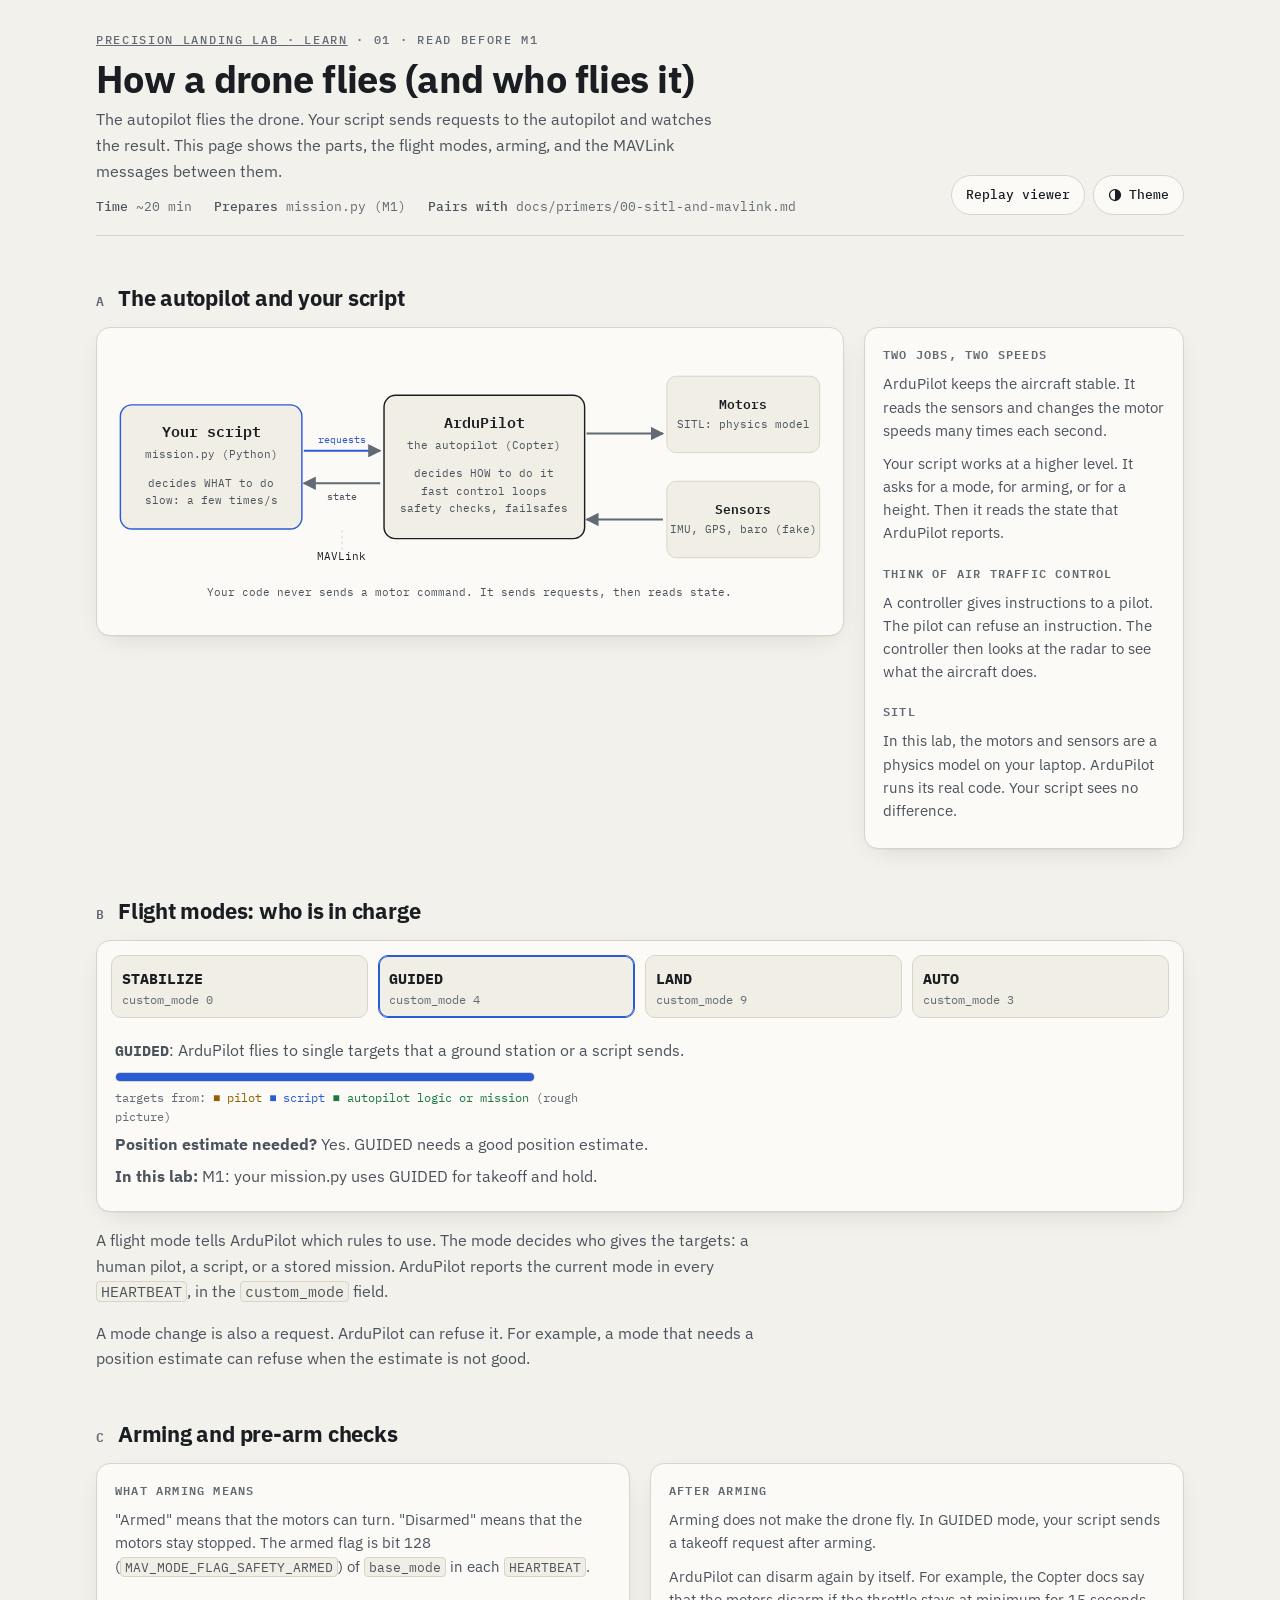
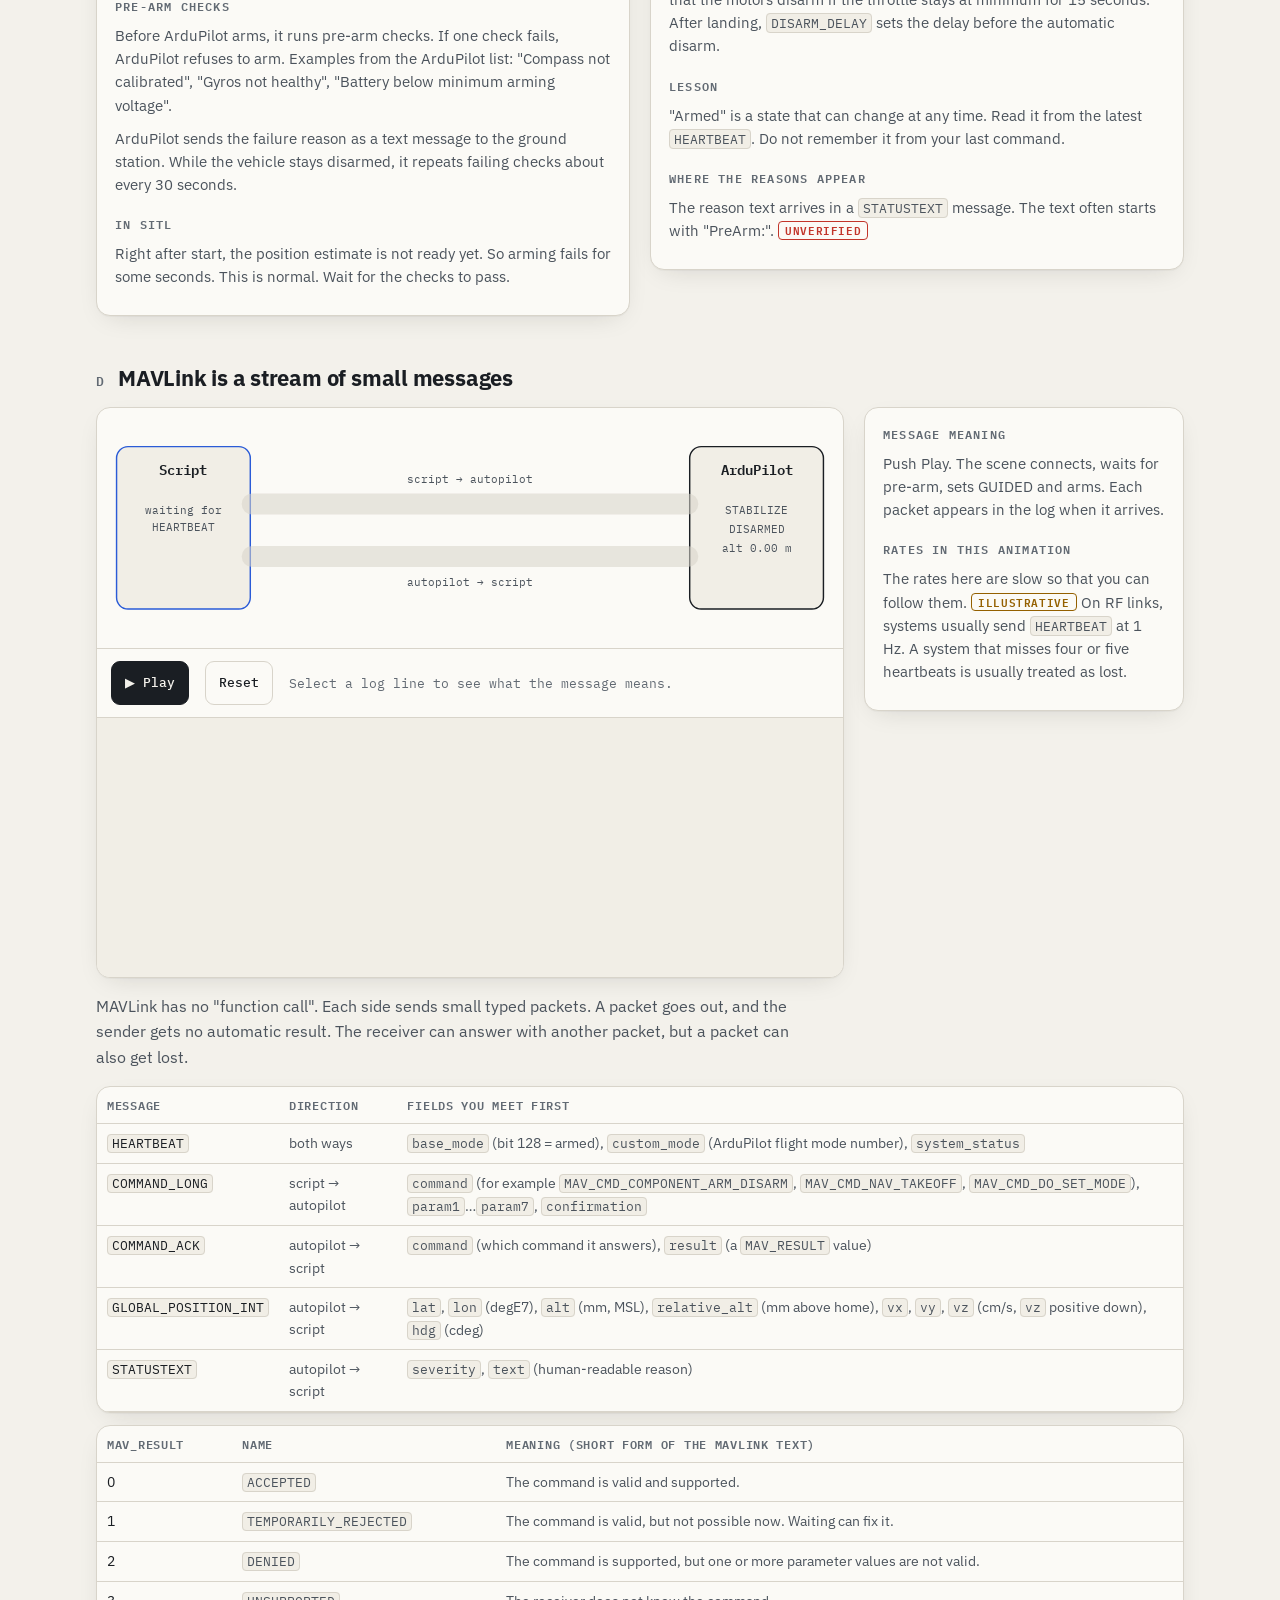
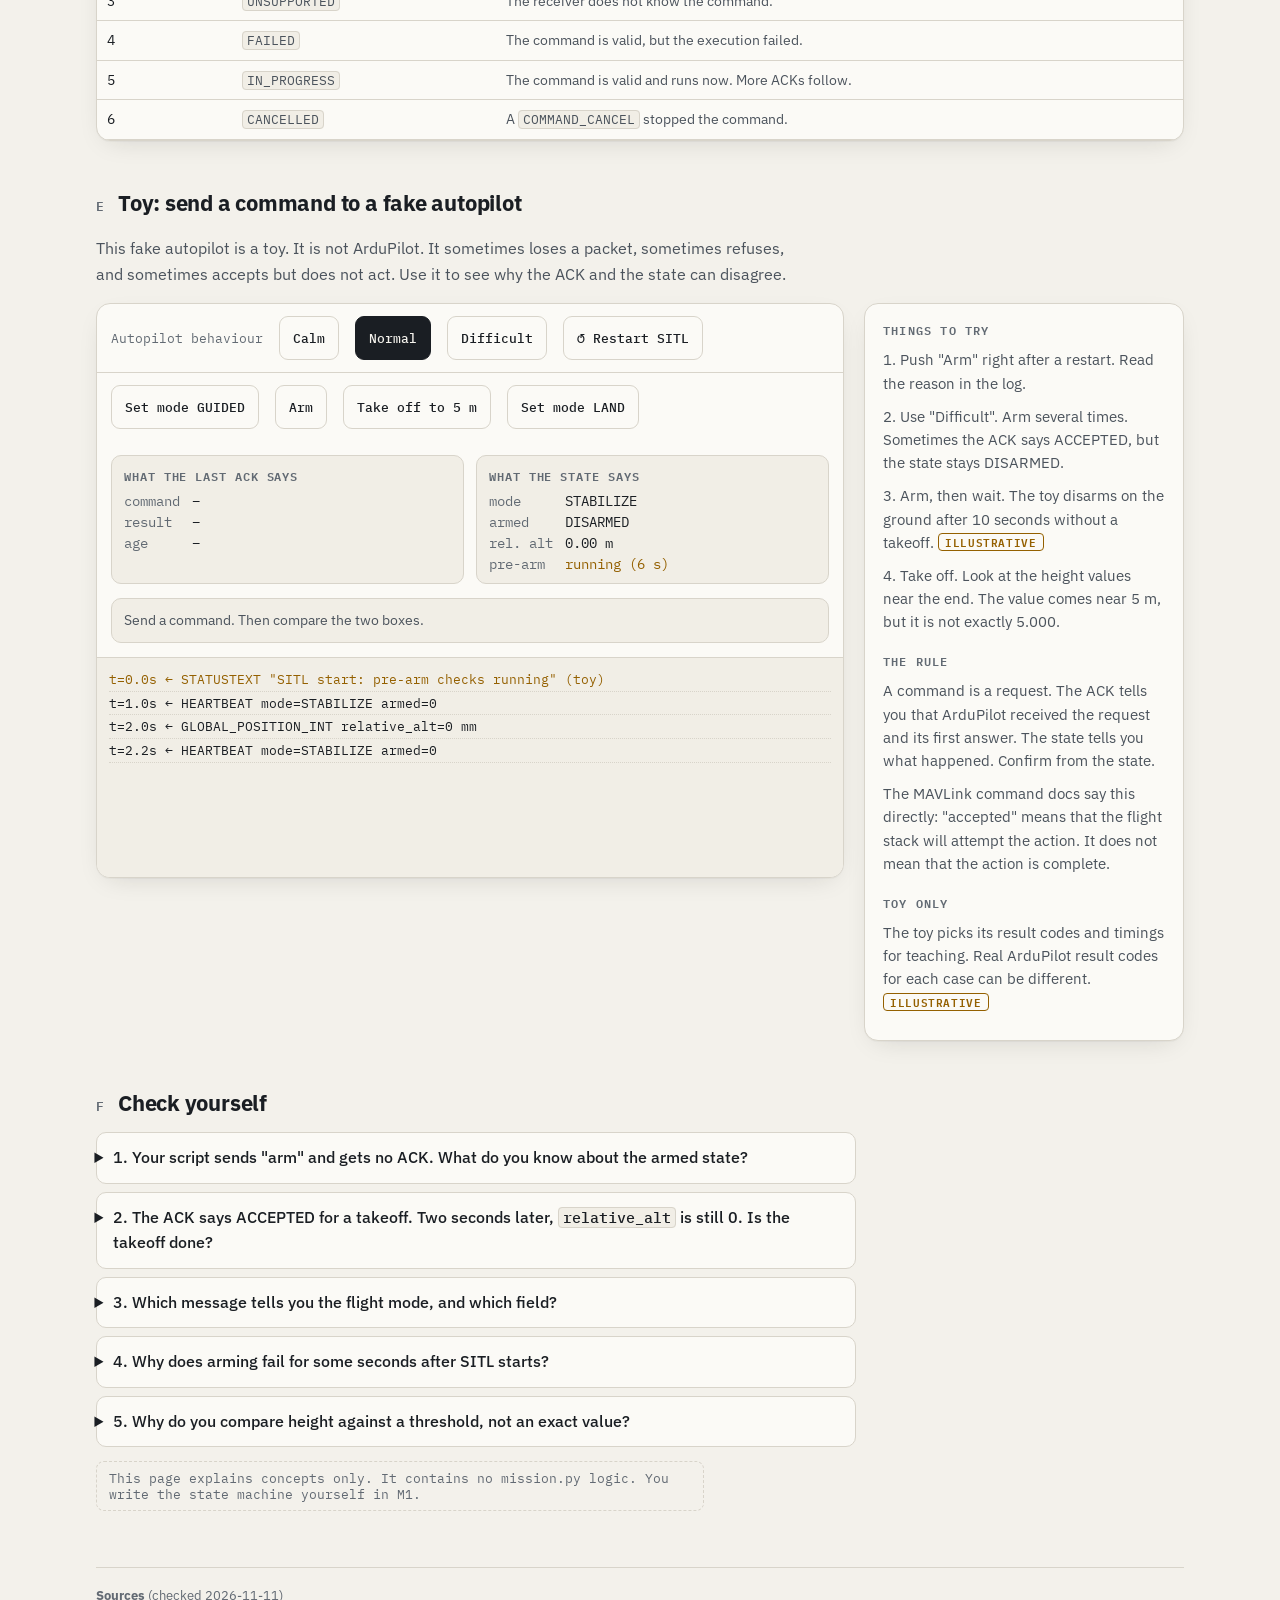
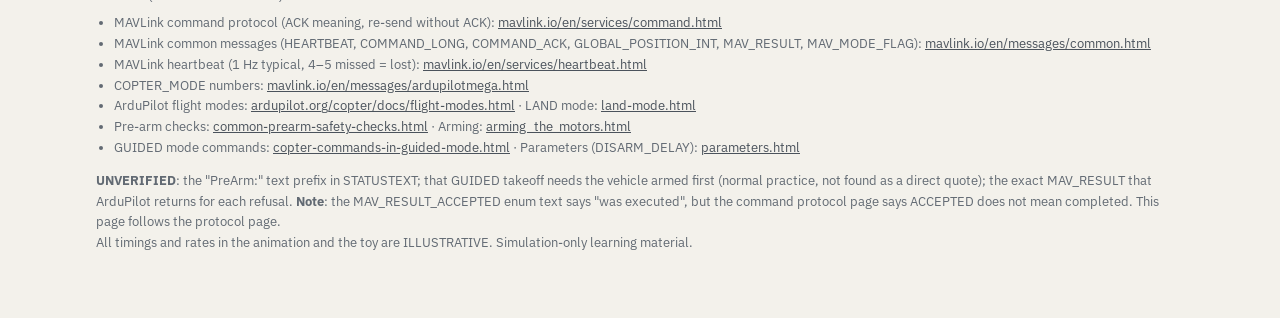
<file: learn/01-how-a-drone-flies.html>
<!doctype html>
<html lang="en">
<head>
<meta charset="utf-8">
<meta name="viewport" content="width=device-width, initial-scale=1">
<title>How a Drone Flies</title>
<meta name="description" content="Learning explainer 01: the autopilot and your script, flight modes, arming, MAVLink messages, and why a command is a request.">
<link rel="preconnect" href="https://fonts.googleapis.com">
<link rel="preconnect" href="https://fonts.gstatic.com" crossorigin>
<link href="https://fonts.googleapis.com/css2?family=IBM+Plex+Mono:wght@400;500;600&family=IBM+Plex+Sans:wght@400;500;600;700&display=swap" rel="stylesheet">
<style>
:root{
  /* Lab core tokens. The same values are in viewer/ and design/ (viewer/tests/tokens.test.js checks this). */
  --bg:#f3f1eb; --panel:#fbfaf6; --panel-2:#f1eee6; --ink:#1a1e23; --ink-2:#4b535c; --ink-3:#626a73; --rule:#d8d4ca;
  --accent:#2a5bd7; --ok:#1a7a3e; --warn:#946000; --bad:#c2352a; --cyan:#06788f; --tdpc:#e0ad12;
  --ax-x:#cf3a2c; --ax-y:#1f8c48; --ax-z:#2a5bd7; --ground:#d9d5cb; --ground-line:#c3beb2; --deck:#43484f;
  --shadow:0 1px 0 rgba(0,0,0,.03),0 8px 28px -12px rgba(30,30,20,.18);
  --sans:"IBM Plex Sans",ui-sans-serif,system-ui,-apple-system,"Segoe UI",sans-serif;
  --mono:"IBM Plex Mono",ui-monospace,"SF Mono",Menlo,Consolas,monospace;
  color-scheme:light;
}
@media (prefers-color-scheme:dark){:root:not([data-theme="light"]){
  --bg:#0d1115; --panel:#141a20; --panel-2:#1a2129; --ink:#e7eaed; --ink-2:#a9b1ba; --ink-3:#8a949e; --rule:#26303a;
  --accent:#7d9dff; --ok:#46c779; --warn:#e3a33a; --bad:#ff6b5e; --cyan:#3fd0ee; --tdpc:#f0c02e;
  --ax-x:#ff6b5e; --ax-y:#46c779; --ax-z:#7d9dff; --ground:#1c2228; --ground-line:#2b343d; --deck:#2c3238;
  --shadow:0 1px 0 rgba(255,255,255,.02),0 10px 30px -14px rgba(0,0,0,.7); color-scheme:dark;
}}
:root[data-theme="dark"]{
  --bg:#0d1115; --panel:#141a20; --panel-2:#1a2129; --ink:#e7eaed; --ink-2:#a9b1ba; --ink-3:#8a949e; --rule:#26303a;
  --accent:#7d9dff; --ok:#46c779; --warn:#e3a33a; --bad:#ff6b5e; --cyan:#3fd0ee; --tdpc:#f0c02e;
  --ax-x:#ff6b5e; --ax-y:#46c779; --ax-z:#7d9dff; --ground:#1c2228; --ground-line:#2b343d; --deck:#2c3238;
  --shadow:0 1px 0 rgba(255,255,255,.02),0 10px 30px -14px rgba(0,0,0,.7); color-scheme:dark;
}
*{box-sizing:border-box}
html{-webkit-text-size-adjust:100%}
body{margin:0;background:var(--bg);color:var(--ink);font:16px/1.6 var(--sans)}
.wrap{max-width:1120px;margin:0 auto;padding:0 16px 64px}
header.top{display:flex;align-items:flex-end;justify-content:space-between;gap:16px;padding:32px 0 20px;border-bottom:1px solid var(--rule)}
.eyebrow{font:500 12px/1.3 var(--mono);letter-spacing:.14em;text-transform:uppercase;color:var(--ink-3)}
.eyebrow a{color:inherit}
h1{font-size:clamp(26px,4vw,38px);line-height:1.1;margin:10px 0 8px;letter-spacing:-.015em;font-weight:700}
.lede{color:var(--ink-2);max-width:64ch;margin:0}
.hdr-tools{flex:none;display:flex;flex-wrap:wrap;gap:8px;align-items:center}
.toggle{flex:none;display:inline-flex;align-items:center;gap:7px;font:500 13px var(--mono);line-height:1.2;color:var(--ink);background:var(--panel);border:1px solid var(--rule);border-radius:999px;padding:9px 14px;cursor:pointer;min-height:40px;text-decoration:none;white-space:nowrap;transition:border-color .15s}
.toggle:hover{border-color:var(--ink-3)}
.toggle svg{width:14px;height:14px;flex:none}
:focus-visible{outline:2px solid var(--accent);outline-offset:2px}
.meta{display:flex;flex-wrap:wrap;gap:8px 22px;margin:14px 0 0;font:13px var(--mono);color:var(--ink-3)}
.meta b{color:var(--ink-2);font-weight:500}
section{margin-top:44px}
.sec-head{display:flex;align-items:baseline;gap:14px;margin-bottom:12px}
.sec-head .n{font:600 13px var(--mono);color:var(--ink-3)}
h2{font-size:22px;margin:0;letter-spacing:-.01em}
h3{font-size:16px;margin:18px 0 6px}
p{max-width:70ch}
.prose p,.prose li{color:var(--ink-2)}
.prose li{max-width:68ch}
.grid{display:grid;grid-template-columns:minmax(0,1fr) 320px;gap:20px;align-items:start}
.grid.even{grid-template-columns:minmax(0,1fr) minmax(0,1fr)}
.card{background:var(--panel);border:1px solid var(--rule);border-radius:14px;box-shadow:var(--shadow);overflow:hidden}
.pad{padding:16px 18px}
.fig{padding:10px}
.fig svg,.fig canvas{display:block;width:100%;height:auto}
figure{margin:0}
figcaption{font-size:13px;color:var(--ink-3);padding:6px 14px 12px}
.notes{padding:16px 18px;font-size:14.5px}
.notes h4{font:600 12px var(--mono);letter-spacing:.1em;text-transform:uppercase;color:var(--ink-3);margin:0 0 8px}
.notes h4:not(:first-child){margin-top:18px}
.notes p{margin:0 0 10px;color:var(--ink-2)}
code,.mono{font-family:var(--mono);font-size:.92em}
code{background:var(--panel-2);border:1px solid var(--rule);border-radius:4px;padding:0 4px}
table.t{border-collapse:collapse;width:100%;font-size:14px}
table.t th,table.t td{text-align:left;padding:8px 10px;border-bottom:1px solid var(--rule);vertical-align:top}
table.t th{font:600 12px var(--mono);letter-spacing:.06em;text-transform:uppercase;color:var(--ink-3)}
table.t td{color:var(--ink-2)}
table.t td:first-child{color:var(--ink)}
.scroll-x{overflow-x:auto;-webkit-overflow-scrolling:touch}
.btn,.chip{font:500 13px var(--mono);color:var(--ink);background:var(--panel);border:1px solid var(--rule);border-radius:9px;padding:9px 13px;cursor:pointer;min-height:44px;touch-action:manipulation;transition:border-color .15s,background-color .15s,color .15s}
.btn:hover,.chip:hover{border-color:var(--ink-3)}
.btn.primary{background:var(--ink);color:var(--bg);border-color:var(--ink)}
.chip[aria-pressed="true"]{background:var(--ink);color:var(--bg);border-color:var(--ink)}
.btn:disabled{opacity:.45;cursor:not-allowed}
.row{display:flex;flex-wrap:wrap;gap:8px;align-items:center}
.controls{display:flex;flex-wrap:wrap;gap:10px 16px;align-items:center;padding:12px 14px;border-top:1px solid var(--rule)}
.slider{display:grid;grid-template-columns:auto 1fr auto;gap:10px;align-items:center;font:13px var(--mono);color:var(--ink-2);min-width:240px;flex:1}
.slider output{min-width:5.5em;text-align:right;color:var(--ink)}
input[type=range]{width:100%;accent-color:var(--accent);height:32px}
.badge{display:inline-block;font:600 10.5px/1.4 var(--mono);letter-spacing:.06em;padding:1px 6px;border-radius:4px;border:1px solid currentColor;vertical-align:1px;white-space:nowrap}
.ill{color:var(--warn)}
.unv{color:var(--bad)}
.callout{border-left:3px solid var(--accent);background:var(--panel);padding:12px 16px;border-radius:0 10px 10px 0;margin:14px 0;max-width:72ch}
.callout p{margin:0;color:var(--ink-2)}
.callout b{color:var(--ink)}
details.q{background:var(--panel);border:1px solid var(--rule);border-radius:10px;padding:0 16px;margin:8px 0;max-width:76ch}
details.q summary{cursor:pointer;padding:12px 0;font-weight:500;list-style-position:outside}
details.q div{padding:0 0 12px;color:var(--ink-2)}
footer{margin-top:56px;padding-top:18px;border-top:1px solid var(--rule);font-size:13px;color:var(--ink-3)}
footer a{color:var(--ink-2);word-break:break-word}
footer ul{padding-left:18px;margin:6px 0 12px}
.no-sol{font:12.5px var(--mono);color:var(--ink-3);border:1px dashed var(--rule);border-radius:8px;padding:8px 12px;margin-top:14px;max-width:76ch}
.t{font-family:var(--sans);fill:var(--ink)}
.tm{font-family:var(--mono);fill:var(--ink-2)}
@media (max-width:900px){.grid,.grid.even{grid-template-columns:1fr}}
@media (max-width:560px){header.top{flex-direction:column;align-items:flex-start}}
@media (pointer:coarse){.toggle{min-height:44px}input[type=range]{height:44px}.eyebrow a{display:inline-block;padding:14px 0;margin:-14px 0}}
@media (prefers-reduced-motion:reduce){*{animation:none!important;transition:none!important}a.lesson:hover{transform:none}}
.flow svg text{font-family:var(--mono)}
.log{font:12.5px/1.5 var(--mono);height:260px;overflow-y:auto;padding:10px 12px;background:var(--panel-2);border-top:1px solid var(--rule)}
.log div{padding:2px 0;border-bottom:1px dotted var(--rule);color:var(--ink-2);cursor:default}
.log .out{color:var(--accent)}
.log .in{color:var(--ink)}
.log .bad{color:var(--bad)}
.log .warn{color:var(--warn)}
.log .ok{color:var(--ok)}
.state{display:grid;grid-template-columns:1fr 1fr;gap:12px;padding:14px}
.state .box{border:1px solid var(--rule);border-radius:10px;padding:10px 12px;background:var(--panel-2)}
.state .box h4{margin:0 0 6px;font:600 11.5px var(--mono);letter-spacing:.08em;text-transform:uppercase;color:var(--ink-3)}
.state dl{display:grid;grid-template-columns:auto 1fr;gap:3px 12px;margin:0;font:13.5px var(--mono)}
.state dt{color:var(--ink-3)}
.state dd{margin:0;color:var(--ink)}
.verdict{margin:0 14px 14px;padding:10px 12px;border-radius:10px;font-size:14px;border:1px solid var(--rule);background:var(--panel-2);color:var(--ink-2)}
.verdict.mismatch{border-color:var(--bad);color:var(--ink)}
.verdict.match{border-color:var(--ok)}
.modes{display:grid;grid-template-columns:repeat(4,minmax(0,1fr));gap:10px;padding:14px}
.mode{border:1px solid var(--rule);border-radius:10px;padding:10px;background:var(--panel-2);cursor:pointer;text-align:left;font:inherit;color:inherit;min-height:44px}
.mode[aria-pressed="true"]{border-color:var(--accent);box-shadow:inset 0 0 0 1px var(--accent)}
.mode b{font-family:var(--mono);font-size:15px}
.mode span{display:block;font:12px var(--mono);color:var(--ink-3)}
.mode-detail{padding:0 18px 16px}
.mode-detail p{margin:6px 0;color:var(--ink-2)}
.meter{display:flex;height:10px;border-radius:5px;overflow:hidden;border:1px solid var(--rule);max-width:420px;margin:8px 0 4px}
.meter i{display:block;height:100%}
@media (max-width:700px){.modes{grid-template-columns:repeat(2,minmax(0,1fr))}.state{grid-template-columns:1fr}}
</style>
</head>
<body>
<div class="wrap">
<header class="top">
  <div>
    <div class="eyebrow"><a href="index.html">Precision Landing Lab · learn</a> · 01 · read before M1</div>
    <h1>How a drone flies (and who flies it)</h1>
    <p class="lede">The autopilot flies the drone. Your script sends requests to the autopilot and watches the result. This page shows the parts, the flight modes, arming, and the MAVLink messages between them.</p>
    <div class="meta"><span><b>Time</b> ~20 min</span><span><b>Prepares</b> mission.py (M1)</span><span><b>Pairs with</b> docs/primers/00-sitl-and-mavlink.md</span></div>
  </div>
  <div class="hdr-tools">
    <a class="toggle" href="../viewer/index.html?run=samples/sample-clean-hold">Replay viewer</a>
    <button class="toggle" id="themeBtn" type="button" aria-label="Change between light and dark theme"><svg viewBox="0 0 16 16" aria-hidden="true"><circle cx="8" cy="8" r="6.25" fill="none" stroke="currentColor" stroke-width="1.5"/><path d="M8 1.75a6.25 6.25 0 0 1 0 12.5z" fill="currentColor"/></svg>Theme</button>
  </div>
</header>
<main>

<!-- A -->
<section id="who">
  <div class="sec-head"><span class="n">A</span><h2>The autopilot and your script</h2></div>
  <div class="grid">
    <figure class="card">
      <div class="fig flow">
      <svg viewBox="0 0 760 300" role="img" aria-labelledby="whoT">
        <title id="whoT">Your script talks MAVLink to ArduPilot. ArduPilot reads sensors and commands motors.</title>
        <defs><marker id="ar" viewBox="0 0 10 10" refX="9" refY="5" markerWidth="7" markerHeight="7" orient="auto-start-reverse"><path d="M0 0L10 5L0 10z" fill="var(--ink-3)"/></marker></defs>
        <rect x="14" y="70" width="190" height="130" rx="12" fill="var(--panel-2)" stroke="var(--accent)" stroke-width="1.5"/>
        <text x="109" y="104" text-anchor="middle" class="t" font-size="16" font-weight="600">Your script</text>
        <text x="109" y="126" text-anchor="middle" class="tm" font-size="12">mission.py (Python)</text>
        <text x="109" y="156" text-anchor="middle" class="tm" font-size="11.5">decides WHAT to do</text>
        <text x="109" y="174" text-anchor="middle" class="tm" font-size="11.5">slow: a few times/s</text>

        <rect x="290" y="60" width="210" height="150" rx="12" fill="var(--panel-2)" stroke="var(--ink)" stroke-width="1.5"/>
        <text x="395" y="94" text-anchor="middle" class="t" font-size="16" font-weight="600">ArduPilot</text>
        <text x="395" y="116" text-anchor="middle" class="tm" font-size="12">the autopilot (Copter)</text>
        <text x="395" y="146" text-anchor="middle" class="tm" font-size="11.5">decides HOW to do it</text>
        <text x="395" y="164" text-anchor="middle" class="tm" font-size="11.5">fast control loops</text>
        <text x="395" y="182" text-anchor="middle" class="tm" font-size="11.5">safety checks, failsafes</text>

        <rect x="586" y="40" width="160" height="80" rx="10" fill="var(--panel-2)" stroke="var(--rule)"/>
        <text x="666" y="74" text-anchor="middle" class="t" font-size="14" font-weight="600">Motors</text>
        <text x="666" y="94" text-anchor="middle" class="tm" font-size="11">SITL: physics model</text>
        <rect x="586" y="150" width="160" height="80" rx="10" fill="var(--panel-2)" stroke="var(--rule)"/>
        <text x="666" y="184" text-anchor="middle" class="t" font-size="14" font-weight="600">Sensors</text>
        <text x="666" y="204" text-anchor="middle" class="tm" font-size="11">IMU, GPS, baro (fake)</text>

        <path d="M206 118H286" stroke="var(--accent)" stroke-width="2" marker-end="url(#ar)"/>
        <path d="M286 152H206" stroke="var(--ink-3)" stroke-width="2" marker-end="url(#ar)"/>
        <text x="246" y="110" text-anchor="middle" class="tm" font-size="10.5" style="fill:var(--accent)">requests</text>
        <text x="246" y="170" text-anchor="middle" class="tm" font-size="10.5">state</text>
        <text x="246" y="232" text-anchor="middle" class="tm" font-size="11.5" style="fill:var(--ink)">MAVLink</text>
        <path d="M246 222V198" stroke="var(--rule)" stroke-dasharray="3 3"/>
        <path d="M502 100H582" stroke="var(--ink-3)" stroke-width="2" marker-end="url(#ar)"/>
        <path d="M582 190H502" stroke="var(--ink-3)" stroke-width="2" marker-end="url(#ar)"/>
        <text x="380" y="270" text-anchor="middle" class="tm" font-size="12">Your code never sends a motor command. It sends requests, then reads state.</text>
      </svg>
      </div>
    </figure>
    <div class="card notes">
      <h4>Two jobs, two speeds</h4>
      <p>ArduPilot keeps the aircraft stable. It reads the sensors and changes the motor speeds many times each second.</p>
      <p>Your script works at a higher level. It asks for a mode, for arming, or for a height. Then it reads the state that ArduPilot reports.</p>
      <h4>Think of air traffic control</h4>
      <p>A controller gives instructions to a pilot. The pilot can refuse an instruction. The controller then looks at the radar to see what the aircraft does.</p>
      <h4>SITL</h4>
      <p>In this lab, the motors and sensors are a physics model on your laptop. ArduPilot runs its real code. Your script sees no difference.</p>
    </div>
  </div>
</section>

<!-- B -->
<section id="modes">
  <div class="sec-head"><span class="n">B</span><h2>Flight modes: who is in charge</h2></div>
  <div class="card">
    <div class="modes" role="group" aria-label="Select a flight mode">
      <button class="mode" type="button" data-m="STABILIZE" aria-pressed="false"><b>STABILIZE</b><span>custom_mode 0</span></button>
      <button class="mode" type="button" data-m="GUIDED" aria-pressed="true"><b>GUIDED</b><span>custom_mode 4</span></button>
      <button class="mode" type="button" data-m="LAND" aria-pressed="false"><b>LAND</b><span>custom_mode 9</span></button>
      <button class="mode" type="button" data-m="AUTO" aria-pressed="false"><b>AUTO</b><span>custom_mode 3</span></button>
    </div>
    <div class="mode-detail" id="modeDetail" aria-live="polite"></div>
  </div>
  <div class="prose">
    <p>A flight mode tells ArduPilot which rules to use. The mode decides who gives the targets: a human pilot, a script, or a stored mission. ArduPilot reports the current mode in every <code>HEARTBEAT</code>, in the <code>custom_mode</code> field.</p>
    <p>A mode change is also a request. ArduPilot can refuse it. For example, a mode that needs a position estimate can refuse when the estimate is not good.</p>
  </div>
</section>

<!-- C -->
<section id="arming">
  <div class="sec-head"><span class="n">C</span><h2>Arming and pre-arm checks</h2></div>
  <div class="grid even">
    <div class="card notes">
      <h4>What arming means</h4>
      <p>"Armed" means that the motors can turn. "Disarmed" means that the motors stay stopped. The armed flag is bit 128 (<code>MAV_MODE_FLAG_SAFETY_ARMED</code>) of <code>base_mode</code> in each <code>HEARTBEAT</code>.</p>
      <h4>Pre-arm checks</h4>
      <p>Before ArduPilot arms, it runs pre-arm checks. If one check fails, ArduPilot refuses to arm. Examples from the ArduPilot list: "Compass not calibrated", "Gyros not healthy", "Battery below minimum arming voltage".</p>
      <p>ArduPilot sends the failure reason as a text message to the ground station. While the vehicle stays disarmed, it repeats failing checks about every 30 seconds.</p>
      <h4>In SITL</h4>
      <p>Right after start, the position estimate is not ready yet. So arming fails for some seconds. This is normal. Wait for the checks to pass.</p>
    </div>
    <div class="card notes">
      <h4>After arming</h4>
      <p>Arming does not make the drone fly. In GUIDED mode, your script sends a takeoff request after arming.</p>
      <p>ArduPilot can disarm again by itself. For example, the Copter docs say that the motors disarm if the throttle stays at minimum for 15 seconds. After landing, <code>DISARM_DELAY</code> sets the delay before the automatic disarm.</p>
      <h4>Lesson</h4>
      <p>"Armed" is a state that can change at any time. Read it from the latest <code>HEARTBEAT</code>. Do not remember it from your last command.</p>
      <h4>Where the reasons appear</h4>
      <p>The reason text arrives in a <code>STATUSTEXT</code> message. The text often starts with "PreArm:". <span class="badge unv">UNVERIFIED</span></p>
    </div>
  </div>
</section>

<!-- D -->
<section id="mavlink">
  <div class="sec-head"><span class="n">D</span><h2>MAVLink is a stream of small messages</h2></div>
  <div class="grid">
    <figure class="card">
      <div class="fig flow">
        <svg id="flow" viewBox="0 0 760 230" role="img" aria-labelledby="flowT">
          <title id="flowT">Animated message flow between your script and ArduPilot</title>
          <rect x="10" y="30" width="140" height="170" rx="12" fill="var(--panel-2)" stroke="var(--accent)" stroke-width="1.5"/>
          <text x="80" y="60" text-anchor="middle" class="t" font-size="15" font-weight="600">Script</text>
          <rect x="610" y="30" width="140" height="170" rx="12" fill="var(--panel-2)" stroke="var(--ink)" stroke-width="1.5"/>
          <text x="680" y="60" text-anchor="middle" class="t" font-size="15" font-weight="600">ArduPilot</text>
          <text x="380" y="68" text-anchor="middle" class="tm" font-size="11">script → autopilot</text>
          <path d="M152 90H608" stroke="var(--rule)" stroke-width="22" stroke-linecap="round" opacity=".55"/>
          <text x="380" y="176" text-anchor="middle" class="tm" font-size="11">autopilot → script</text>
          <path d="M152 145H608" stroke="var(--rule)" stroke-width="22" stroke-linecap="round" opacity=".55"/>
          <g id="packets"></g>
          <text id="flowState" x="680" y="100" text-anchor="middle" class="tm" font-size="11.5">STABILIZE</text>
          <text id="flowArm" x="680" y="120" text-anchor="middle" class="tm" font-size="11.5">DISARMED</text>
          <text id="flowAlt" x="680" y="140" text-anchor="middle" class="tm" font-size="11.5">alt 0.00 m</text>
          <text id="flowBelief" x="80" y="100" text-anchor="middle" class="tm" font-size="11">waiting for</text>
          <text id="flowBelief2" x="80" y="118" text-anchor="middle" class="tm" font-size="11">HEARTBEAT</text>
        </svg>
      </div>
      <div class="controls">
        <button class="btn primary" id="flowPlay" type="button">▶ Play</button>
        <button class="btn" id="flowReset" type="button">Reset</button>
        <span class="mono" style="font-size:12.5px;color:var(--ink-3)">Select a log line to see what the message means.</span>
      </div>
      <div class="log" id="flowLog" aria-live="polite"></div>
    </figure>
    <div class="card notes">
      <h4>Message meaning</h4>
      <div id="msgInfo"><p>Push Play. The scene connects, waits for pre-arm, sets GUIDED and arms. Each packet appears in the log when it arrives.</p></div>
      <h4>Rates in this animation</h4>
      <p>The rates here are slow so that you can follow them. <span class="badge ill">ILLUSTRATIVE</span> On RF links, systems usually send <code>HEARTBEAT</code> at 1 Hz. A system that misses four or five heartbeats is usually treated as lost.</p>
    </div>
  </div>
  <div class="prose">
    <p>MAVLink has no "function call". Each side sends small typed packets. A packet goes out, and the sender gets no automatic result. The receiver can answer with another packet, but a packet can also get lost.</p>
  </div>
  <div class="scroll-x card" style="margin-top:12px">
  <table class="t">
    <thead><tr><th>Message</th><th>Direction</th><th>Fields you meet first</th></tr></thead>
    <tbody>
      <tr><td><code>HEARTBEAT</code></td><td>both ways</td><td><code>base_mode</code> (bit 128 = armed), <code>custom_mode</code> (ArduPilot flight mode number), <code>system_status</code></td></tr>
      <tr><td><code>COMMAND_LONG</code></td><td>script → autopilot</td><td><code>command</code> (for example <code>MAV_CMD_COMPONENT_ARM_DISARM</code>, <code>MAV_CMD_NAV_TAKEOFF</code>, <code>MAV_CMD_DO_SET_MODE</code>), <code>param1</code>…<code>param7</code>, <code>confirmation</code></td></tr>
      <tr><td><code>COMMAND_ACK</code></td><td>autopilot → script</td><td><code>command</code> (which command it answers), <code>result</code> (a <code>MAV_RESULT</code> value)</td></tr>
      <tr><td><code>GLOBAL_POSITION_INT</code></td><td>autopilot → script</td><td><code>lat</code>, <code>lon</code> (degE7), <code>alt</code> (mm, MSL), <code>relative_alt</code> (mm above home), <code>vx</code>, <code>vy</code>, <code>vz</code> (cm/s, <code>vz</code> positive down), <code>hdg</code> (cdeg)</td></tr>
      <tr><td><code>STATUSTEXT</code></td><td>autopilot → script</td><td><code>severity</code>, <code>text</code> (human-readable reason)</td></tr>
    </tbody>
  </table>
  </div>
  <div class="scroll-x card" style="margin-top:12px">
  <table class="t">
    <thead><tr><th>MAV_RESULT</th><th>Name</th><th>Meaning (short form of the MAVLink text)</th></tr></thead>
    <tbody>
      <tr><td>0</td><td><code>ACCEPTED</code></td><td>The command is valid and supported.</td></tr>
      <tr><td>1</td><td><code>TEMPORARILY_REJECTED</code></td><td>The command is valid, but not possible now. Waiting can fix it.</td></tr>
      <tr><td>2</td><td><code>DENIED</code></td><td>The command is supported, but one or more parameter values are not valid.</td></tr>
      <tr><td>3</td><td><code>UNSUPPORTED</code></td><td>The receiver does not know the command.</td></tr>
      <tr><td>4</td><td><code>FAILED</code></td><td>The command is valid, but the execution failed.</td></tr>
      <tr><td>5</td><td><code>IN_PROGRESS</code></td><td>The command is valid and runs now. More ACKs follow.</td></tr>
      <tr><td>6</td><td><code>CANCELLED</code></td><td>A <code>COMMAND_CANCEL</code> stopped the command.</td></tr>
    </tbody>
  </table>
  </div>
</section>

<!-- E -->
<section id="toy">
  <div class="sec-head"><span class="n">E</span><h2>Toy: send a command to a fake autopilot</h2></div>
  <div class="prose">
    <p>This fake autopilot is a toy. It is not ArduPilot. It sometimes loses a packet, sometimes refuses, and sometimes accepts but does not act. Use it to see why the ACK and the state can disagree.</p>
  </div>
  <div class="grid">
    <div class="card">
      <div class="controls" style="border-top:0">
        <span class="mono" style="font-size:12.5px;color:var(--ink-3)">Autopilot behaviour</span>
        <button class="chip" type="button" data-beh="calm" aria-pressed="false">Calm</button>
        <button class="chip" type="button" data-beh="real" aria-pressed="true">Normal</button>
        <button class="chip" type="button" data-beh="hard" aria-pressed="false">Difficult</button>
        <button class="btn" id="toyRestart" type="button">↺ Restart SITL</button>
      </div>
      <div class="controls">
        <button class="btn" type="button" data-cmd="GUIDED">Set mode GUIDED</button>
        <button class="btn" type="button" data-cmd="ARM">Arm</button>
        <button class="btn" type="button" data-cmd="TAKEOFF">Take off to 5 m</button>
        <button class="btn" type="button" data-cmd="LAND">Set mode LAND</button>
      </div>
      <div class="state">
        <div class="box">
          <h4>What the last ACK says</h4>
          <dl><dt>command</dt><dd id="ackCmd">–</dd><dt>result</dt><dd id="ackRes">–</dd><dt>age</dt><dd id="ackAge">–</dd></dl>
        </div>
        <div class="box">
          <h4>What the state says</h4>
          <dl><dt>mode</dt><dd id="stMode">–</dd><dt>armed</dt><dd id="stArm">–</dd><dt>rel. alt</dt><dd id="stAlt">–</dd><dt>pre-arm</dt><dd id="stPre">–</dd></dl>
        </div>
      </div>
      <div class="verdict" id="verdict" aria-live="polite">Send a command. Then compare the two boxes.</div>
      <div class="log" id="toyLog" style="height:220px"></div>
    </div>
    <div class="card notes">
      <h4>Things to try</h4>
      <p>1. Push "Arm" right after a restart. Read the reason in the log.</p>
      <p>2. Use "Difficult". Arm several times. Sometimes the ACK says ACCEPTED, but the state stays DISARMED.</p>
      <p>3. Arm, then wait. The toy disarms on the ground after 10 seconds without a takeoff. <span class="badge ill">ILLUSTRATIVE</span></p>
      <p>4. Take off. Look at the height values near the end. The value comes near 5 m, but it is not exactly 5.000.</p>
      <h4>The rule</h4>
      <p>A command is a request. The ACK tells you that ArduPilot received the request and its first answer. The state tells you what happened. Confirm from the state.</p>
      <p>The MAVLink command docs say this directly: "accepted" means that the flight stack will attempt the action. It does not mean that the action is complete.</p>
      <h4>Toy only</h4>
      <p>The toy picks its result codes and timings for teaching. Real ArduPilot result codes for each case can be different. <span class="badge ill">ILLUSTRATIVE</span></p>
    </div>
  </div>
</section>

<!-- F -->
<section id="check">
  <div class="sec-head"><span class="n">F</span><h2>Check yourself</h2></div>
  <details class="q"><summary>1. Your script sends "arm" and gets no ACK. What do you know about the armed state?</summary><div>You know nothing new. The request or the ACK can be lost. Read the armed flag from the next <code>HEARTBEAT</code>. The MAVLink command protocol says that a sender re-sends a command when no ACK arrives.</div></details>
  <details class="q"><summary>2. The ACK says ACCEPTED for a takeoff. Two seconds later, <code>relative_alt</code> is still 0. Is the takeoff done?</summary><div>No. ACCEPTED is only a first answer. The height value is the evidence. Think about how long you wait, and what your script reports if the height does not change.</div></details>
  <details class="q"><summary>3. Which message tells you the flight mode, and which field?</summary><div><code>HEARTBEAT</code>, field <code>custom_mode</code>. For ArduCopter, GUIDED is 4 and LAND is 9.</div></details>
  <details class="q"><summary>4. Why does arming fail for some seconds after SITL starts?</summary><div>The pre-arm checks need a healthy position estimate. The estimate needs some seconds to become ready. ArduPilot sends the reason as text.</div></details>
  <details class="q"><summary>5. Why do you compare height against a threshold, not an exact value?</summary><div>Real and simulated values have small errors and small oscillations. A reading of 4.93 m is a normal "5 m". An exact compare can wait forever.</div></details>
  <p class="no-sol">This page explains concepts only. It contains no mission.py logic. You write the state machine yourself in M1.</p>
</section>

</main>

<footer>
  <b>Sources</b> (checked 2026-11-11)
  <ul>
    <li>MAVLink command protocol (ACK meaning, re-send without ACK): <a href="https://mavlink.io/en/services/command.html">mavlink.io/en/services/command.html</a></li>
    <li>MAVLink common messages (HEARTBEAT, COMMAND_LONG, COMMAND_ACK, GLOBAL_POSITION_INT, MAV_RESULT, MAV_MODE_FLAG): <a href="https://mavlink.io/en/messages/common.html">mavlink.io/en/messages/common.html</a></li>
    <li>MAVLink heartbeat (1 Hz typical, 4–5 missed = lost): <a href="https://mavlink.io/en/services/heartbeat.html">mavlink.io/en/services/heartbeat.html</a></li>
    <li>COPTER_MODE numbers: <a href="https://mavlink.io/en/messages/ardupilotmega.html">mavlink.io/en/messages/ardupilotmega.html</a></li>
    <li>ArduPilot flight modes: <a href="https://ardupilot.org/copter/docs/flight-modes.html">ardupilot.org/copter/docs/flight-modes.html</a> · LAND mode: <a href="https://ardupilot.org/copter/docs/land-mode.html">land-mode.html</a></li>
    <li>Pre-arm checks: <a href="https://ardupilot.org/copter/docs/common-prearm-safety-checks.html">common-prearm-safety-checks.html</a> · Arming: <a href="https://ardupilot.org/copter/docs/arming_the_motors.html">arming_the_motors.html</a></li>
    <li>GUIDED mode commands: <a href="https://ardupilot.org/dev/docs/copter-commands-in-guided-mode.html">copter-commands-in-guided-mode.html</a> · Parameters (DISARM_DELAY): <a href="https://ardupilot.org/copter/docs/parameters.html">parameters.html</a></li>
  </ul>
  <b>UNVERIFIED</b>: the "PreArm:" text prefix in STATUSTEXT; that GUIDED takeoff needs the vehicle armed first (normal practice, not found as a direct quote); the exact MAV_RESULT that ArduPilot returns for each refusal. <b>Note</b>: the MAV_RESULT_ACCEPTED enum text says "was executed", but the command protocol page says ACCEPTED does not mean completed. This page follows the protocol page.<br>
  All timings and rates in the animation and the toy are ILLUSTRATIVE. Simulation-only learning material.
</footer>
</div>

<script>(function(){var r=document.documentElement,b=document.getElementById('themeBtn'),K='pll-theme';try{var s=localStorage.getItem(K);if(s==='light'||s==='dark')r.setAttribute('data-theme',s);}catch(e){}b.addEventListener('click',function(){var c=r.getAttribute('data-theme')||(matchMedia('(prefers-color-scheme: dark)').matches?'dark':'light');var n=c==='dark'?'light':'dark';r.setAttribute('data-theme',n);try{localStorage.setItem(K,n);}catch(e){}document.dispatchEvent(new Event('themechange'));});})();</script>
<script>
(function(){
  'use strict';
  /* ---------- B. modes ---------- */
  var MODES={
    STABILIZE:{who:[100,0,0],t:'A human pilot flies with sticks. ArduPilot only keeps roll and pitch level.',pos:'No. STABILIZE does not need a position estimate.',lab:'Not used by scripts in this lab. It needs a pilot on the sticks.'},
    GUIDED:{who:[0,100,0],t:'ArduPilot flies to single targets that a ground station or a script sends.',pos:'Yes. GUIDED needs a good position estimate.',lab:'M1: your mission.py uses GUIDED for takeoff and hold.'},
    LAND:{who:[0,15,85],t:'ArduPilot descends and tries to go straight down. On the ground, it stops the motors and disarms.',pos:'Better with one. Precision landing works in LAND mode.',lab:'M1 ends in LAND. M3 uses LAND with precision landing.'},
    AUTO:{who:[0,0,100],t:'ArduPilot flies a mission that is stored on the autopilot, item by item.',pos:'Yes. AUTO needs a good position estimate.',lab:'Not used in M1. The lab uses GUIDED and LAND first.'}
  };
  var md=document.getElementById('modeDetail');
  function showMode(m){
    var d=MODES[m];
    document.querySelectorAll('.mode').forEach(function(b){b.setAttribute('aria-pressed',b.dataset.m===m?'true':'false');});
    md.innerHTML='<p><b class="mono">'+m+'</b>: '+d.t+'</p>'+
      '<div class="meter" aria-hidden="true"><i style="width:'+d.who[0]+'%;background:var(--warn)"></i><i style="width:'+d.who[1]+'%;background:var(--accent)"></i><i style="width:'+d.who[2]+'%;background:var(--ok)"></i></div>'+
      '<p class="mono" style="font-size:12px;color:var(--ink-3)">targets from: <span style="color:var(--warn)">■ pilot</span> <span style="color:var(--accent)">■ script</span> <span style="color:var(--ok)">■ autopilot logic or mission</span> (rough picture)</p>'+
      '<p><b>Position estimate needed?</b> '+d.pos+'</p><p><b>In this lab:</b> '+d.lab+'</p>';
  }
  document.querySelectorAll('.mode').forEach(function(b){b.addEventListener('click',function(){showMode(b.dataset.m);});});
  showMode('GUIDED');

  /* ---------- D. message flow animation ---------- */
  var NS='http://www.w3.org/2000/svg';
  var INFO={
    HEARTBEAT:'<p><b>HEARTBEAT</b> says "I am alive". The autopilot version also carries the mode (<code>custom_mode</code>) and the armed bit (bit 128 of <code>base_mode</code>). Your script sends its own heartbeat too.</p>',
    COMMAND_LONG:'<p><b>COMMAND_LONG</b> carries one command and seven parameters. Here it asks for a mode change or for arming. It is a request.</p>',
    COMMAND_ACK:'<p><b>COMMAND_ACK</b> answers one command. Its <code>result</code> field is a <code>MAV_RESULT</code> value. ACCEPTED is not proof that the action is complete.</p>',
    GLOBAL_POSITION_INT:'<p><b>GLOBAL_POSITION_INT</b> carries the position. <code>relative_alt</code> is height above home in millimetres, positive up. <code>vz</code> is positive down.</p>',
    STATUSTEXT:'<p><b>STATUSTEXT</b> carries a human-readable line. Here it explains why the autopilot is not ready.</p>'
  };
  var SCRIPT=[
    [0.0,'in','HEARTBEAT','mode=STABILIZE armed=0'],
    [0.6,'out','HEARTBEAT','type=GCS'],
    [1.2,'in','GLOBAL_POSITION_INT','relative_alt=12 mm'],
    [2.0,'in','STATUSTEXT','"waiting for position estimate" (toy text)'],
    [2.6,'in','HEARTBEAT','mode=STABILIZE armed=0'],
    [3.6,'in','GLOBAL_POSITION_INT','relative_alt=9 mm'],
    [4.6,'in','HEARTBEAT','mode=STABILIZE armed=0'],
    [5.4,'out','COMMAND_LONG','MAV_CMD_DO_SET_MODE → GUIDED'],
    [6.4,'in','COMMAND_ACK','DO_SET_MODE result=ACCEPTED',function(s){s.belief='ACK: mode OK';}],
    [6.8,'in','HEARTBEAT','mode=GUIDED armed=0',function(s){s.mode='GUIDED';s.belief='state: GUIDED';}],
    [7.8,'out','COMMAND_LONG','MAV_CMD_COMPONENT_ARM_DISARM param1=1'],
    [8.8,'in','COMMAND_ACK','ARM_DISARM result=ACCEPTED',function(s){s.belief='ACK: arm OK';}],
    [9.3,'in','HEARTBEAT','mode=GUIDED armed=1',function(s){s.armed=true;s.belief='state: ARMED';}],
    [10.2,'in','GLOBAL_POSITION_INT','relative_alt=10 mm'],
    [11.2,'in','HEARTBEAT','mode=GUIDED armed=1']
  ];
  var pk=document.getElementById('packets'), flog=document.getElementById('flowLog'), info=document.getElementById('msgInfo');
  var fState, fT, fIdx, fPlaying=false, fLast=0, live=[];
  function fReset(){fState={mode:'STABILIZE',armed:false,belief:'waiting for'};fT=0;fIdx=0;live=[];pk.innerHTML='';flog.innerHTML='';fDraw();setPlay(false);}
  function setPlay(p){fPlaying=p;document.getElementById('flowPlay').textContent=p?'❚❚ Pause':'▶ Play';if(p){fLast=performance.now();requestAnimationFrame(fTick);}}
  function mkPacket(dir,name){
    var g=document.createElementNS(NS,'g'); var w=Math.max(96,name.length*7.6+16);
    var r=document.createElementNS(NS,'rect'); r.setAttribute('width',w);r.setAttribute('height',20);r.setAttribute('rx',6);r.setAttribute('y',-10);r.setAttribute('x',-w/2);
    r.setAttribute('fill',dir==='out'?'var(--accent)':'var(--ink)');
    var t=document.createElementNS(NS,'text');t.setAttribute('text-anchor','middle');t.setAttribute('y',4);t.setAttribute('font-size','11');t.setAttribute('fill','var(--bg)');t.textContent=name;
    g.appendChild(r);g.appendChild(t);pk.appendChild(g);return g;
  }
  function logLine(el,cls,name,txt,t){
    var d=document.createElement('div');d.className=cls;d.textContent=(t!=null?('t='+t.toFixed(1)+'s  '):'')+(cls.indexOf('out')>=0?'→ ':'← ')+name+'  '+txt;
    d.dataset.msg=name;el.appendChild(d);while(el.children.length>200)el.removeChild(el.firstChild);el.scrollTop=el.scrollHeight;return d;
  }
  flog.addEventListener('click',function(e){var m=e.target.dataset&&e.target.dataset.msg;if(m&&INFO[m])info.innerHTML=INFO[m];});
  var TRAVEL=0.9;
  function fTick(now){
    if(!fPlaying)return;
    var dt=Math.min(.1,(now-fLast)/1000);fLast=now;fT+=dt;
    while(fIdx<SCRIPT.length&&SCRIPT[fIdx][0]<=fT){var s=SCRIPT[fIdx++];live.push({s:s,t0:s[0],g:mkPacket(s[1],s[2])});}
    live=live.filter(function(p){
      var k=(fT-p.t0)/TRAVEL;
      if(k>=1){pk.removeChild(p.g);var s=p.s;if(s[4])s[4](fState);logLine(flog,s[1]+(s[2]==='STATUSTEXT'?' warn':''),s[2],s[3],s[0]+TRAVEL);if(INFO[s[2]])info.innerHTML=INFO[s[2]];fDraw();return false;}
      var x=p.s[1]==='out'?170+k*420:590-k*420, y=p.s[1]==='out'?90:145;
      p.g.setAttribute('transform','translate('+x+','+y+')');return true;
    });
    if(fIdx>=SCRIPT.length&&!live.length){setPlay(false);return;}
    requestAnimationFrame(fTick);
  }
  function fDraw(){
    document.getElementById('flowState').textContent=fState.mode;
    var a=document.getElementById('flowArm');a.textContent=fState.armed?'ARMED':'DISARMED';a.style.fill=fState.armed?'var(--ok)':'var(--ink-2)';
    var parts=fState.belief.split(': ');document.getElementById('flowBelief').textContent=parts.length>1?parts[0]+':':parts[0];
    document.getElementById('flowBelief2').textContent=parts.length>1?parts[1]:'HEARTBEAT';
  }
  document.getElementById('flowPlay').addEventListener('click',function(){if(fIdx>=SCRIPT.length&&!live.length)fReset();setPlay(!fPlaying);});
  document.getElementById('flowReset').addEventListener('click',fReset);
  fReset();

  /* ---------- E. toy autopilot (teaching toy, not ArduPilot behaviour) ---------- */
  var BEH={calm:{loss:0,lie:0,tmp:0},real:{loss:.08,lie:.08,tmp:.05},hard:{loss:.2,lie:.3,tmp:.15}};
  var beh='real', tlog=document.getElementById('toyLog');
  var ap, clock=0, pending=[], lastAck=null, lastCmd=null, hbT=0, gpT=0, rnd=Math.random;
  function restart(){
    ap={mode:'STABILIZE',armed:false,alt:0,target:null,climb:0,readyAt:8+rnd()*3,armedAt:null,flying:false,landing:false,stuck:false};
    clock=0;pending=[];lastAck=null;lastCmd=null;tlog.innerHTML='';
    tl('in warn','STATUSTEXT','"SITL start: pre-arm checks running" (toy)');
    render();
  }
  function tl(c,n,t){logLine(tlog,c,n,t,clock);}
  function later(dt,fn){pending.push({at:clock+dt,fn:fn});}
  function ack(cmd,res){
    later(.35+rnd()*.3,function(){
      lastAck={cmd:cmd,res:res,t:clock};
      tl('in '+(res==='ACCEPTED'?'ok':'bad'),'COMMAND_ACK',cmd+' result='+res);render();
    });
  }
  function send(kind){
    var names={GUIDED:'DO_SET_MODE GUIDED',ARM:'COMPONENT_ARM_DISARM 1',TAKEOFF:'NAV_TAKEOFF 5 m',LAND:'DO_SET_MODE LAND'};
    var cmd=names[kind]; lastCmd={kind:kind,t:clock};
    tl('out','COMMAND_LONG',cmd);
    var b=BEH[beh];
    if(rnd()<b.loss){later(1.5,function(){if(!lastAck||lastAck.t<lastCmd.t){tl('bad','(no reply)','no COMMAND_ACK after 1.5 s: the packet was lost (toy)');render();}});render();return;}
    if((ap.flying&&ap.alt<4.7&&kind==='TAKEOFF')||rnd()<b.tmp){ack(cmd,'TEMPORARILY_REJECTED');render();return;}
    if(kind==='GUIDED'){
      if(clock<ap.readyAt*0.5){ack(cmd,'FAILED');later(.5,function(){tl('in warn','STATUSTEXT','"position estimate not ready" (toy)');});}
      else{ack(cmd,'ACCEPTED');later(.9,function(){ap.mode='GUIDED';});}
    }else if(kind==='ARM'){
      if(ap.armed){ack(cmd,'ACCEPTED');}
      else if(clock<ap.readyAt){ack(cmd,'FAILED');later(.5,function(){tl('in warn','STATUSTEXT','"PreArm: position estimate not ready" (toy text)');});}
      else if(ap.mode!=='GUIDED'&&ap.mode!=='STABILIZE'){ack(cmd,'DENIED');}
      else{
        ack(cmd,'ACCEPTED');
        if(rnd()<b.lie){later(.9,function(){ap.armed=true;ap.armedAt=clock;});later(2.2,function(){ap.armed=false;tl('in warn','STATUSTEXT','"disarmed: motor check" (toy reason)');});}
        else later(.9,function(){ap.armed=true;ap.armedAt=clock;});
      }
    }else if(kind==='TAKEOFF'){
      if(ap.mode!=='GUIDED'||!ap.armed){ack(cmd,'FAILED');}
      else{
        ack(cmd,'ACCEPTED');
        if(rnd()<b.lie){ap.stuck=true;}
        else later(.6,function(){ap.flying=true;ap.target=4.86+rnd()*.22;});
      }
    }else if(kind==='LAND'){
      if(!ap.armed){ack(cmd,'ACCEPTED');later(.9,function(){ap.mode='LAND';});}
      else{ack(cmd,'ACCEPTED');later(.9,function(){ap.mode='LAND';ap.landing=true;});}
    }
    render();
  }
  function step(dt){
    clock+=dt;
    pending.sort(function(a,b){return a.at-b.at;});
    while(pending.length&&pending[0].at<=clock)pending.shift().fn();
    if(ap.flying&&!ap.landing&&ap.target!=null){var e=ap.target-ap.alt;ap.alt+=Math.max(-1,Math.min(1,e*1.2))*dt;ap.alt+=(rnd()-.5)*.02;}
    if(ap.landing&&ap.armed){ap.alt=Math.max(0,ap.alt-0.5*dt);if(ap.alt<=0.02){ap.alt=0;ap.flying=false;ap.landing=false;later(2,function(){ap.armed=false;tl('in','STATUSTEXT','"landed, disarmed" (toy)');});ap.landing=null;}}
    if(ap.armed&&!ap.flying&&ap.mode==='GUIDED'&&ap.armedAt!=null&&clock-ap.armedAt>10){ap.armed=false;ap.stuck=false;tl('in warn','STATUSTEXT','"auto disarm: no takeoff" (toy, 10 s)');}
    hbT+=dt;gpT+=dt;
    if(hbT>=1){hbT=0;tl('in','HEARTBEAT','mode='+ap.mode+' armed='+(ap.armed?1:0));}
    if(gpT>=2){gpT=0;tl('in','GLOBAL_POSITION_INT','relative_alt='+Math.round(ap.alt*1000)+' mm');}
    render();
  }
  function render(){
    var a=lastAck;
    document.getElementById('ackCmd').textContent=a?a.cmd:'–';
    var r=document.getElementById('ackRes');r.textContent=a?a.res:'–';r.style.color=a?(a.res==='ACCEPTED'?'var(--ok)':'var(--bad)'):'';
    document.getElementById('ackAge').textContent=a?((clock-a.t).toFixed(1)+' s ago'):'–';
    document.getElementById('stMode').textContent=ap.mode;
    var s=document.getElementById('stArm');s.textContent=ap.armed?'ARMED':'DISARMED';s.style.color=ap.armed?'var(--ok)':'';
    document.getElementById('stAlt').textContent=(Math.max(0,ap.alt)).toFixed(2)+' m';
    var p=document.getElementById('stPre');p.textContent=clock>=ap.readyAt?'pass':'running ('+Math.max(0,ap.readyAt-clock).toFixed(0)+' s)';p.style.color=clock>=ap.readyAt?'var(--ok)':'var(--warn)';
    var v=document.getElementById('verdict');v.className='verdict';
    if(!lastCmd){v.textContent='Send a command. Then compare the two boxes.';return;}
    var k=lastCmd.kind, age=clock-lastCmd.t, ok=null;
    if(k==='GUIDED')ok=ap.mode==='GUIDED';else if(k==='ARM')ok=ap.armed;else if(k==='TAKEOFF')ok=ap.alt>4.5;else if(k==='LAND')ok=ap.mode==='LAND';
    var acked=a&&a.t>=lastCmd.t;
    if(!acked&&age<1.5){v.textContent='Request sent. No answer yet.';return;}
    if(!acked){v.className='verdict mismatch';v.textContent='No ACK. You do not know if ArduPilot got the request. The state is the only evidence: '+(ok?'it shows the change.':'it shows no change.');return;}
    if(a.res!=='ACCEPTED'){v.className='verdict match';v.textContent='Refused ('+a.res+'). The state also shows no change. Read the log for a reason.';return;}
    if(ok){v.className='verdict match';v.textContent='ACK says ACCEPTED, and the state now agrees.';}
    else if(age<(k==='TAKEOFF'?6:2.5)){v.textContent='ACK says ACCEPTED. The state does not agree yet. Some actions need time.';}
    else{v.className='verdict mismatch';v.textContent='ACK says ACCEPTED, but the state still disagrees after '+age.toFixed(1)+' s. The ACK is not proof.';}
  }
  document.querySelectorAll('[data-cmd]').forEach(function(b){b.addEventListener('click',function(){send(b.dataset.cmd);});});
  document.querySelectorAll('[data-beh]').forEach(function(b){b.addEventListener('click',function(){beh=b.dataset.beh;document.querySelectorAll('[data-beh]').forEach(function(c){c.setAttribute('aria-pressed',c===b?'true':'false');});});});
  document.getElementById('toyRestart').addEventListener('click',restart);
  restart();
  var tl0=performance.now();
  (function loop(now){var dt=Math.min(.2,(now-tl0)/1000);tl0=now;if(document.visibilityState!=='hidden')step(dt);requestAnimationFrame(loop);})(tl0);
})();
</script>
</body>
</html>
</file>
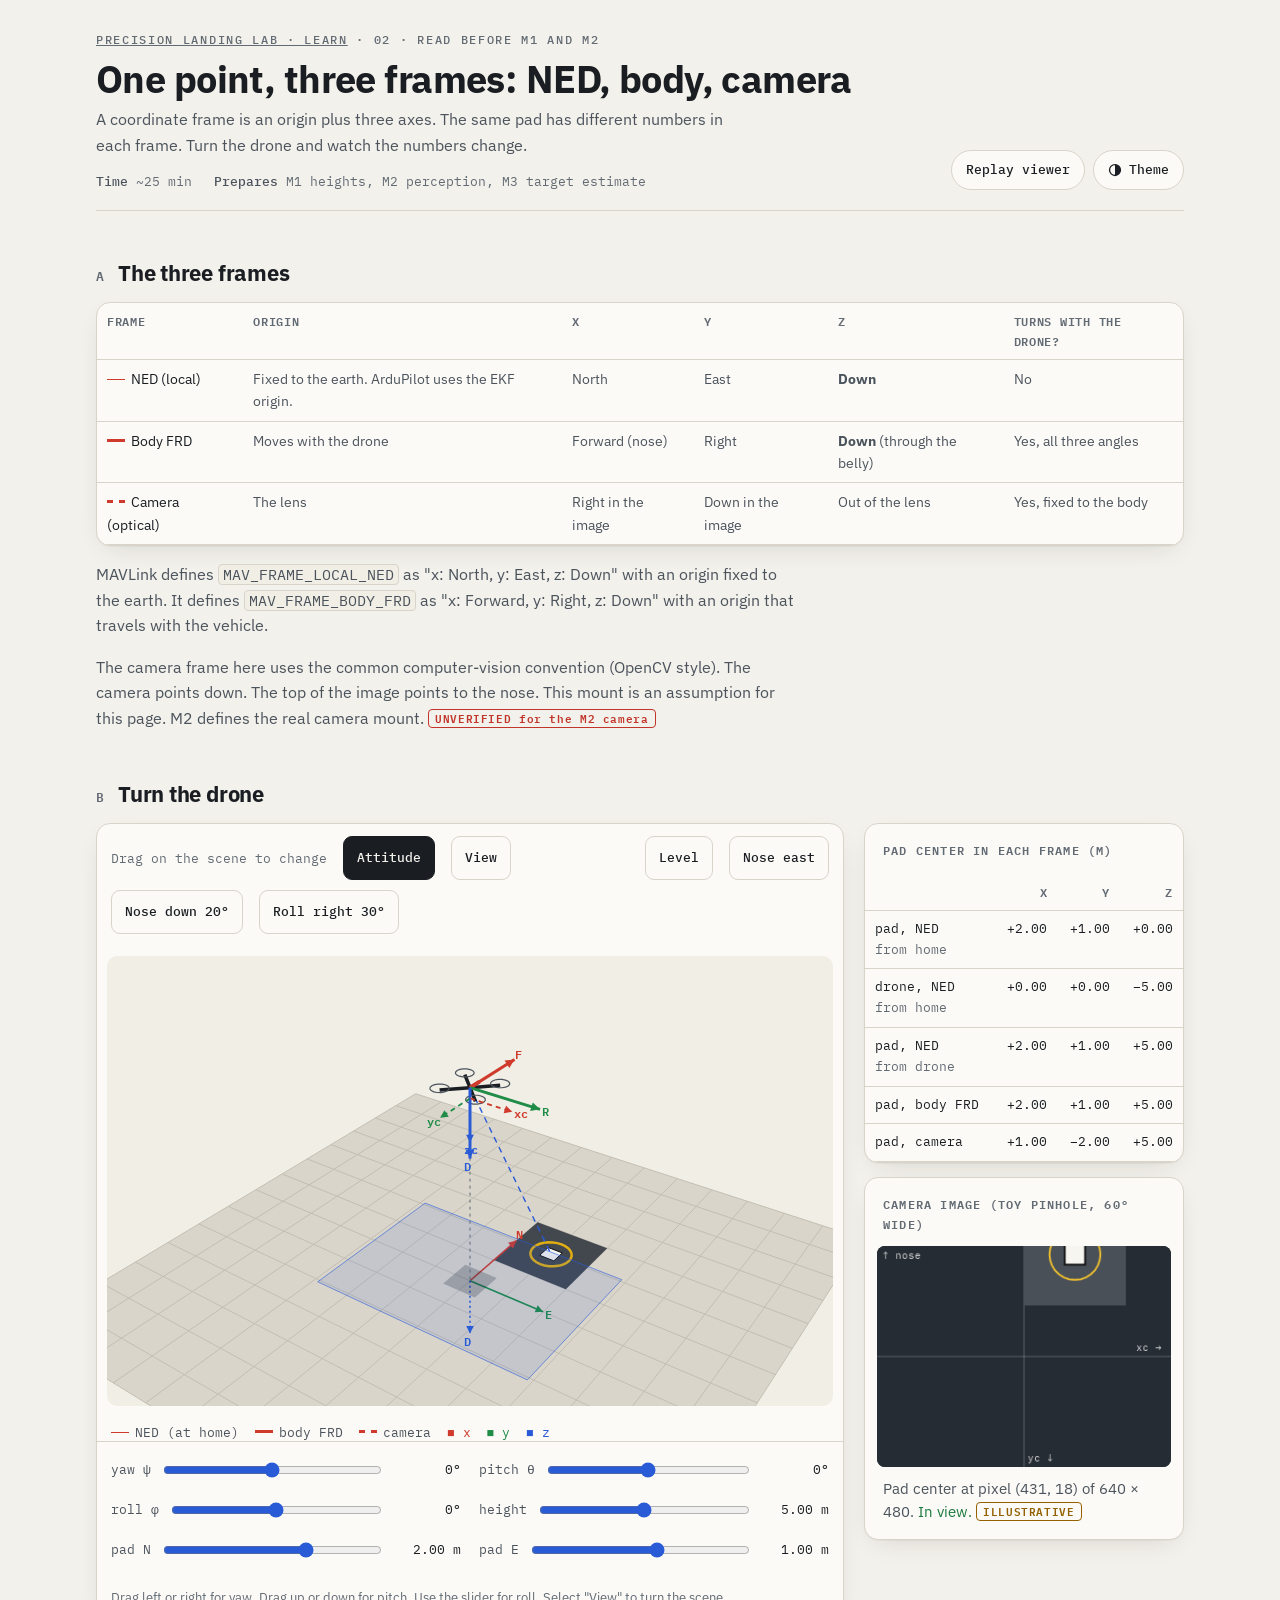
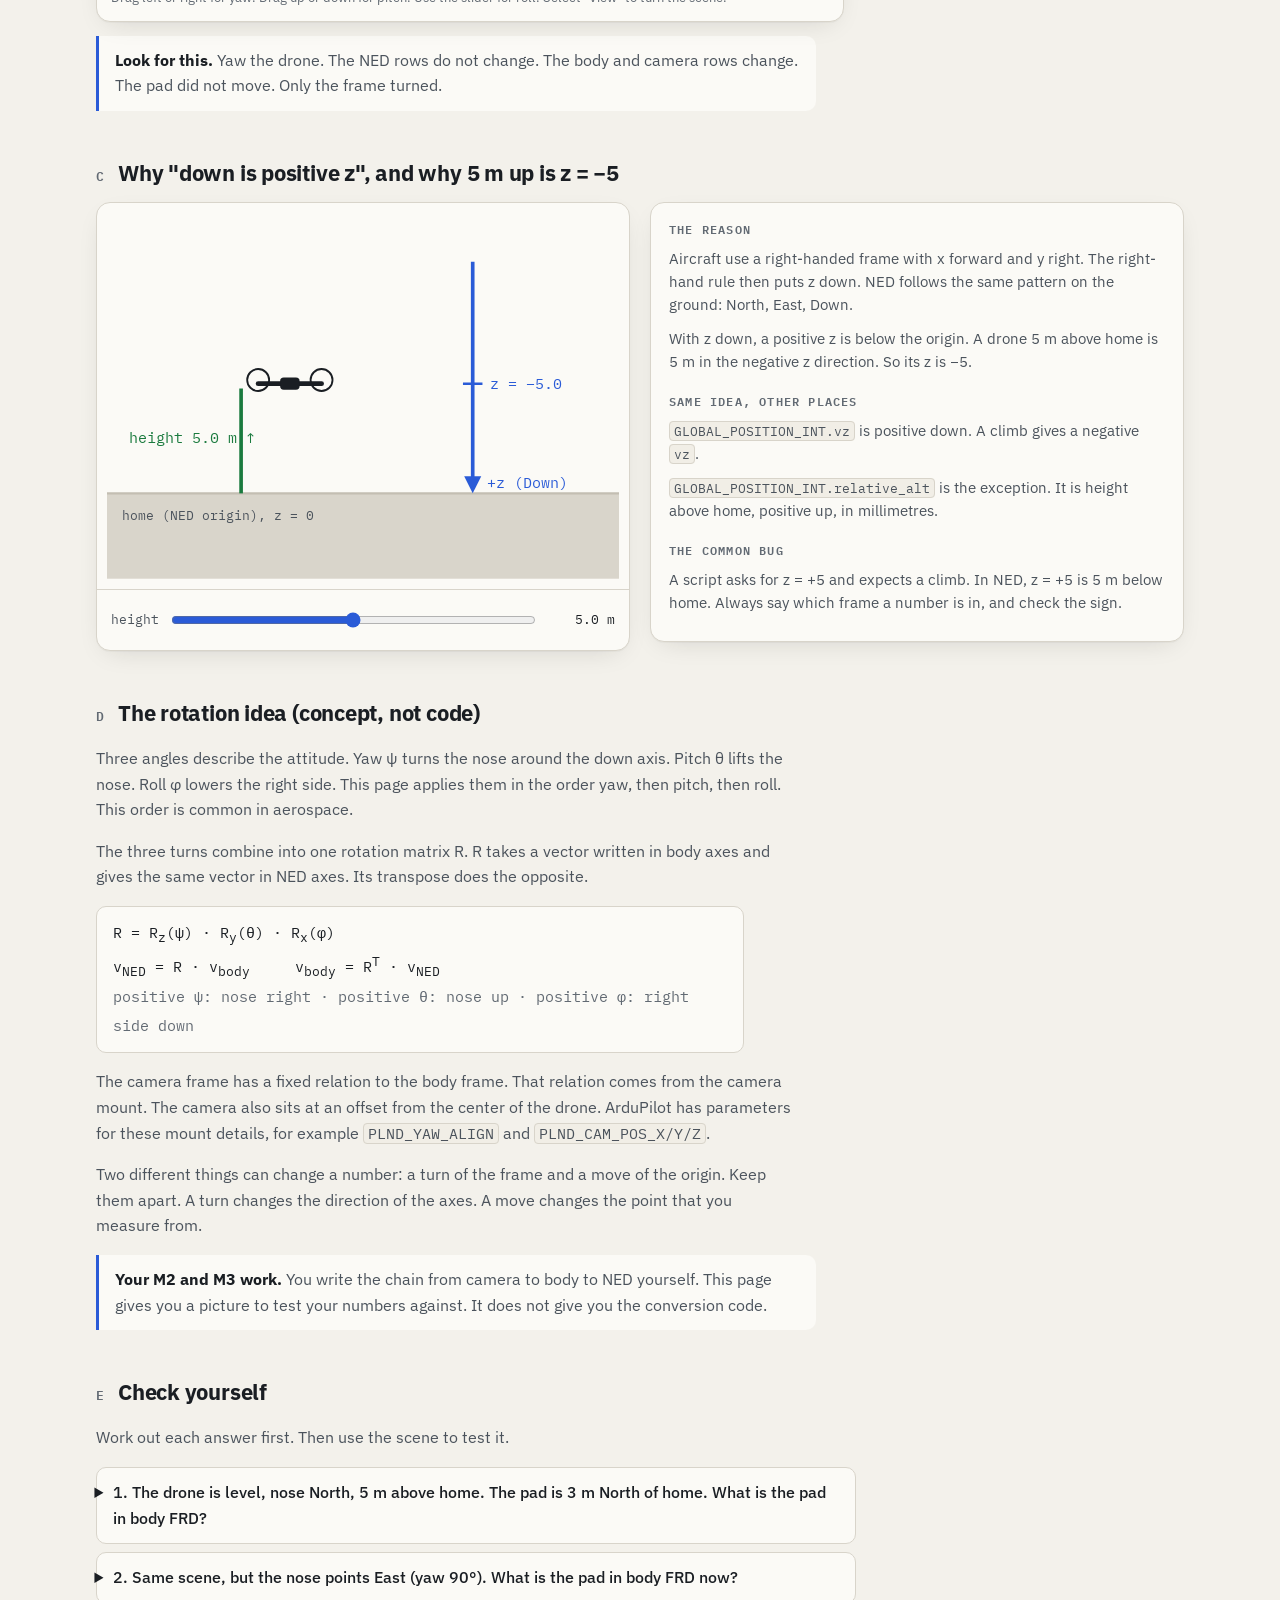
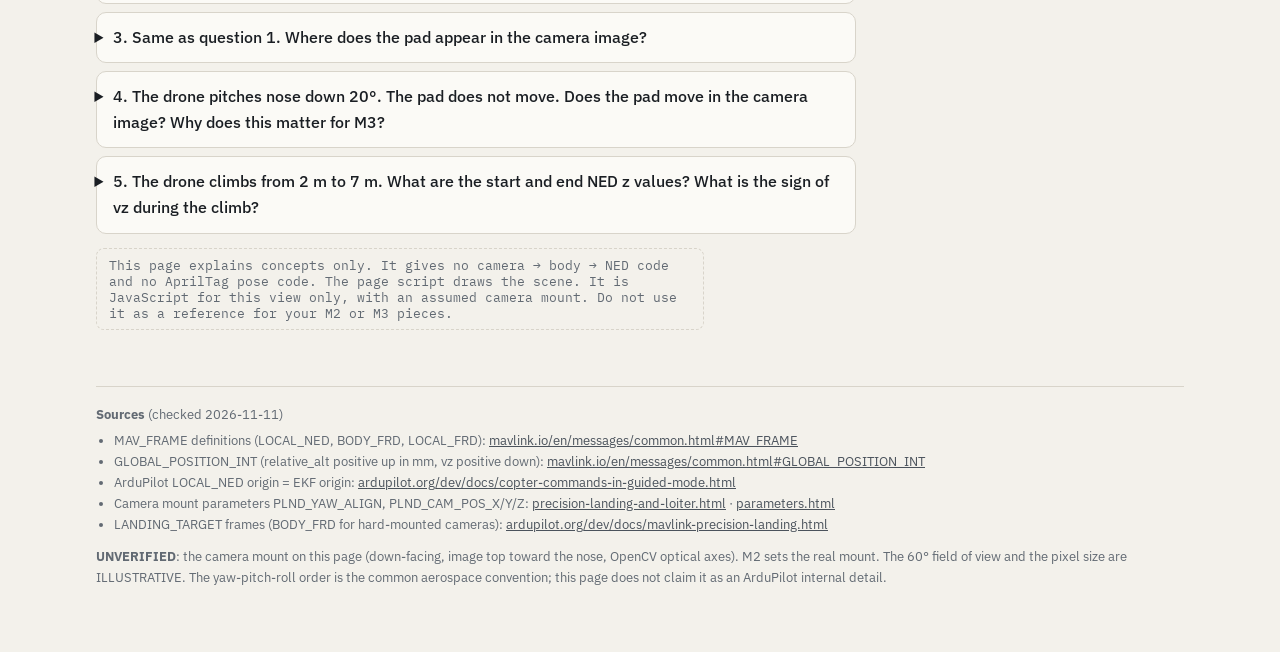
<file: learn/02-frames-ned-body-camera.html>
<!doctype html>
<html lang="en">
<head>
<meta charset="utf-8">
<meta name="viewport" content="width=device-width, initial-scale=1">
<title>Frames: NED, Body, Camera</title>
<meta name="description" content="Learning explainer 02: drag a drone to yaw, pitch and roll it, and see one ground point in the NED, body FRD and camera frames.">
<link rel="preconnect" href="https://fonts.googleapis.com">
<link rel="preconnect" href="https://fonts.gstatic.com" crossorigin>
<link href="https://fonts.googleapis.com/css2?family=IBM+Plex+Mono:wght@400;500;600&family=IBM+Plex+Sans:wght@400;500;600;700&display=swap" rel="stylesheet">
<style>
:root{
  /* Lab core tokens. The same values are in viewer/ and design/ (viewer/tests/tokens.test.js checks this). */
  --bg:#f3f1eb; --panel:#fbfaf6; --panel-2:#f1eee6; --ink:#1a1e23; --ink-2:#4b535c; --ink-3:#626a73; --rule:#d8d4ca;
  --accent:#2a5bd7; --ok:#1a7a3e; --warn:#946000; --bad:#c2352a; --cyan:#06788f; --tdpc:#e0ad12;
  --ax-x:#cf3a2c; --ax-y:#1f8c48; --ax-z:#2a5bd7; --ground:#d9d5cb; --ground-line:#c3beb2; --deck:#43484f;
  --shadow:0 1px 0 rgba(0,0,0,.03),0 8px 28px -12px rgba(30,30,20,.18);
  --sans:"IBM Plex Sans",ui-sans-serif,system-ui,-apple-system,"Segoe UI",sans-serif;
  --mono:"IBM Plex Mono",ui-monospace,"SF Mono",Menlo,Consolas,monospace;
  color-scheme:light;
}
@media (prefers-color-scheme:dark){:root:not([data-theme="light"]){
  --bg:#0d1115; --panel:#141a20; --panel-2:#1a2129; --ink:#e7eaed; --ink-2:#a9b1ba; --ink-3:#8a949e; --rule:#26303a;
  --accent:#7d9dff; --ok:#46c779; --warn:#e3a33a; --bad:#ff6b5e; --cyan:#3fd0ee; --tdpc:#f0c02e;
  --ax-x:#ff6b5e; --ax-y:#46c779; --ax-z:#7d9dff; --ground:#1c2228; --ground-line:#2b343d; --deck:#2c3238;
  --shadow:0 1px 0 rgba(255,255,255,.02),0 10px 30px -14px rgba(0,0,0,.7); color-scheme:dark;
}}
:root[data-theme="dark"]{
  --bg:#0d1115; --panel:#141a20; --panel-2:#1a2129; --ink:#e7eaed; --ink-2:#a9b1ba; --ink-3:#8a949e; --rule:#26303a;
  --accent:#7d9dff; --ok:#46c779; --warn:#e3a33a; --bad:#ff6b5e; --cyan:#3fd0ee; --tdpc:#f0c02e;
  --ax-x:#ff6b5e; --ax-y:#46c779; --ax-z:#7d9dff; --ground:#1c2228; --ground-line:#2b343d; --deck:#2c3238;
  --shadow:0 1px 0 rgba(255,255,255,.02),0 10px 30px -14px rgba(0,0,0,.7); color-scheme:dark;
}
*{box-sizing:border-box}
html{-webkit-text-size-adjust:100%}
body{margin:0;background:var(--bg);color:var(--ink);font:16px/1.6 var(--sans)}
.wrap{max-width:1120px;margin:0 auto;padding:0 16px 64px}
header.top{display:flex;align-items:flex-end;justify-content:space-between;gap:16px;padding:32px 0 20px;border-bottom:1px solid var(--rule)}
.eyebrow{font:500 12px/1.3 var(--mono);letter-spacing:.14em;text-transform:uppercase;color:var(--ink-3)}
.eyebrow a{color:inherit}
h1{font-size:clamp(26px,4vw,38px);line-height:1.1;margin:10px 0 8px;letter-spacing:-.015em;font-weight:700}
.lede{color:var(--ink-2);max-width:64ch;margin:0}
.hdr-tools{flex:none;display:flex;flex-wrap:wrap;gap:8px;align-items:center}
.toggle{flex:none;display:inline-flex;align-items:center;gap:7px;font:500 13px var(--mono);line-height:1.2;color:var(--ink);background:var(--panel);border:1px solid var(--rule);border-radius:999px;padding:9px 14px;cursor:pointer;min-height:40px;text-decoration:none;white-space:nowrap;transition:border-color .15s}
.toggle:hover{border-color:var(--ink-3)}
.toggle svg{width:14px;height:14px;flex:none}
:focus-visible{outline:2px solid var(--accent);outline-offset:2px}
.meta{display:flex;flex-wrap:wrap;gap:8px 22px;margin:14px 0 0;font:13px var(--mono);color:var(--ink-3)}
.meta b{color:var(--ink-2);font-weight:500}
section{margin-top:44px}
.sec-head{display:flex;align-items:baseline;gap:14px;margin-bottom:12px}
.sec-head .n{font:600 13px var(--mono);color:var(--ink-3)}
h2{font-size:22px;margin:0;letter-spacing:-.01em}
h3{font-size:16px;margin:18px 0 6px}
p{max-width:70ch}
.prose p,.prose li{color:var(--ink-2)}
.prose li{max-width:68ch}
.grid{display:grid;grid-template-columns:minmax(0,1fr) 320px;gap:20px;align-items:start}
.grid.even{grid-template-columns:minmax(0,1fr) minmax(0,1fr)}
.card{background:var(--panel);border:1px solid var(--rule);border-radius:14px;box-shadow:var(--shadow);overflow:hidden}
.pad{padding:16px 18px}
.fig{padding:10px}
.fig svg,.fig canvas{display:block;width:100%;height:auto}
figure{margin:0}
figcaption{font-size:13px;color:var(--ink-3);padding:6px 14px 12px}
.notes{padding:16px 18px;font-size:14.5px}
.notes h4{font:600 12px var(--mono);letter-spacing:.1em;text-transform:uppercase;color:var(--ink-3);margin:0 0 8px}
.notes h4:not(:first-child){margin-top:18px}
.notes p{margin:0 0 10px;color:var(--ink-2)}
code,.mono{font-family:var(--mono);font-size:.92em}
code{background:var(--panel-2);border:1px solid var(--rule);border-radius:4px;padding:0 4px}
table.t{border-collapse:collapse;width:100%;font-size:14px}
table.t th,table.t td{text-align:left;padding:8px 10px;border-bottom:1px solid var(--rule);vertical-align:top}
table.t th{font:600 12px var(--mono);letter-spacing:.06em;text-transform:uppercase;color:var(--ink-3)}
table.t td{color:var(--ink-2)}
table.t td:first-child{color:var(--ink)}
.scroll-x{overflow-x:auto;-webkit-overflow-scrolling:touch}
.btn,.chip{font:500 13px var(--mono);color:var(--ink);background:var(--panel);border:1px solid var(--rule);border-radius:9px;padding:9px 13px;cursor:pointer;min-height:44px;touch-action:manipulation;transition:border-color .15s,background-color .15s,color .15s}
.btn:hover,.chip:hover{border-color:var(--ink-3)}
.btn.primary{background:var(--ink);color:var(--bg);border-color:var(--ink)}
.chip[aria-pressed="true"]{background:var(--ink);color:var(--bg);border-color:var(--ink)}
.btn:disabled{opacity:.45;cursor:not-allowed}
.row{display:flex;flex-wrap:wrap;gap:8px;align-items:center}
.controls{display:flex;flex-wrap:wrap;gap:10px 16px;align-items:center;padding:12px 14px;border-top:1px solid var(--rule)}
.slider{display:grid;grid-template-columns:auto 1fr auto;gap:10px;align-items:center;font:13px var(--mono);color:var(--ink-2);min-width:240px;flex:1}
.slider output{min-width:5.5em;text-align:right;color:var(--ink)}
input[type=range]{width:100%;accent-color:var(--accent);height:32px}
.badge{display:inline-block;font:600 10.5px/1.4 var(--mono);letter-spacing:.06em;padding:1px 6px;border-radius:4px;border:1px solid currentColor;vertical-align:1px;white-space:nowrap}
.ill{color:var(--warn)}
.unv{color:var(--bad)}
.callout{border-left:3px solid var(--accent);background:var(--panel);padding:12px 16px;border-radius:0 10px 10px 0;margin:14px 0;max-width:72ch}
.callout p{margin:0;color:var(--ink-2)}
.callout b{color:var(--ink)}
details.q{background:var(--panel);border:1px solid var(--rule);border-radius:10px;padding:0 16px;margin:8px 0;max-width:76ch}
details.q summary{cursor:pointer;padding:12px 0;font-weight:500;list-style-position:outside}
details.q div{padding:0 0 12px;color:var(--ink-2)}
footer{margin-top:56px;padding-top:18px;border-top:1px solid var(--rule);font-size:13px;color:var(--ink-3)}
footer a{color:var(--ink-2);word-break:break-word}
footer ul{padding-left:18px;margin:6px 0 12px}
.no-sol{font:12.5px var(--mono);color:var(--ink-3);border:1px dashed var(--rule);border-radius:8px;padding:8px 12px;margin-top:14px;max-width:76ch}
.t{font-family:var(--sans);fill:var(--ink)}
.tm{font-family:var(--mono);fill:var(--ink-2)}
@media (max-width:900px){.grid,.grid.even{grid-template-columns:1fr}}
@media (max-width:560px){header.top{flex-direction:column;align-items:flex-start}}
@media (pointer:coarse){.toggle{min-height:44px}input[type=range]{height:44px}.eyebrow a{display:inline-block;padding:14px 0;margin:-14px 0}}
@media (prefers-reduced-motion:reduce){*{animation:none!important;transition:none!important}a.lesson:hover{transform:none}}
#scene{touch-action:none;cursor:grab;border-radius:10px;background:var(--panel-2)}
#scene:active{cursor:grabbing}
#camview{border-radius:8px;background:#20252b;width:100%;height:auto;display:block}
.readout td,.readout th{font-family:var(--mono);font-size:13px}
.readout td.num{text-align:right;color:var(--ink);white-space:nowrap}
.sw{display:inline-block;width:18px;height:0;border-top:3px solid currentColor;vertical-align:4px;margin-right:6px}
.sw.d{border-top-style:dashed}
.sw.thin{border-top-width:1.5px}
.legend{display:flex;flex-wrap:wrap;gap:6px 16px;font:12.5px var(--mono);color:var(--ink-2);padding:8px 14px 0}
.sliders{display:grid;grid-template-columns:repeat(2,minmax(0,1fr));gap:4px 18px;padding:10px 14px 14px;border-top:1px solid var(--rule)}
.sliders .slider{min-width:0}
.math{font:15px/1.9 var(--mono);background:var(--panel);border:1px solid var(--rule);border-radius:10px;padding:12px 16px;max-width:72ch;overflow-x:auto}
.hl{color:var(--ink)}
@media (max-width:520px){.sliders{grid-template-columns:1fr}}
</style>
</head>
<body>
<div class="wrap">
<header class="top">
  <div>
    <div class="eyebrow"><a href="index.html">Precision Landing Lab · learn</a> · 02 · read before M1 and M2</div>
    <h1>One point, three frames: NED, body, camera</h1>
    <p class="lede">A coordinate frame is an origin plus three axes. The same pad has different numbers in each frame. Turn the drone and watch the numbers change.</p>
    <div class="meta"><span><b>Time</b> ~25 min</span><span><b>Prepares</b> M1 heights, M2 perception, M3 target estimate</span></div>
  </div>
  <div class="hdr-tools">
    <a class="toggle" href="../viewer/index.html?run=samples/sample-clean-hold">Replay viewer</a>
    <button class="toggle" id="themeBtn" type="button" aria-label="Change between light and dark theme"><svg viewBox="0 0 16 16" aria-hidden="true"><circle cx="8" cy="8" r="6.25" fill="none" stroke="currentColor" stroke-width="1.5"/><path d="M8 1.75a6.25 6.25 0 0 1 0 12.5z" fill="currentColor"/></svg>Theme</button>
  </div>
</header>
<main>

<!-- A -->
<section id="frames">
  <div class="sec-head"><span class="n">A</span><h2>The three frames</h2></div>
  <div class="scroll-x card">
  <table class="t">
    <thead><tr><th>Frame</th><th>Origin</th><th>x</th><th>y</th><th>z</th><th>Turns with the drone?</th></tr></thead>
    <tbody>
      <tr><td><span class="sw thin" style="color:var(--ax-x)"></span>NED (local)</td><td>Fixed to the earth. ArduPilot uses the EKF origin.</td><td>North</td><td>East</td><td><b>Down</b></td><td>No</td></tr>
      <tr><td><span class="sw" style="color:var(--ax-x)"></span>Body FRD</td><td>Moves with the drone</td><td>Forward (nose)</td><td>Right</td><td><b>Down</b> (through the belly)</td><td>Yes, all three angles</td></tr>
      <tr><td><span class="sw d" style="color:var(--ax-x)"></span>Camera (optical)</td><td>The lens</td><td>Right in the image</td><td>Down in the image</td><td>Out of the lens</td><td>Yes, fixed to the body</td></tr>
    </tbody>
  </table>
  </div>
  <div class="prose">
    <p>MAVLink defines <code>MAV_FRAME_LOCAL_NED</code> as "x: North, y: East, z: Down" with an origin fixed to the earth. It defines <code>MAV_FRAME_BODY_FRD</code> as "x: Forward, y: Right, z: Down" with an origin that travels with the vehicle.</p>
    <p>The camera frame here uses the common computer-vision convention (OpenCV style). The camera points down. The top of the image points to the nose. This mount is an assumption for this page. M2 defines the real camera mount. <span class="badge unv">UNVERIFIED for the M2 camera</span></p>
  </div>
</section>

<!-- B -->
<section id="play">
  <div class="sec-head"><span class="n">B</span><h2>Turn the drone</h2></div>
  <div class="grid">
    <figure class="card">
      <div class="controls" style="border-top:0">
        <span class="mono" style="font-size:12.5px;color:var(--ink-3)">Drag on the scene to change</span>
        <button class="chip" type="button" data-drag="att" aria-pressed="true">Attitude</button>
        <button class="chip" type="button" data-drag="view" aria-pressed="false">View</button>
        <span style="flex:1"></span>
        <button class="btn" type="button" data-preset="level">Level</button>
        <button class="btn" type="button" data-preset="east">Nose east</button>
        <button class="btn" type="button" data-preset="pitch">Nose down 20°</button>
        <button class="btn" type="button" data-preset="roll">Roll right 30°</button>
      </div>
      <div class="fig"><canvas id="scene" width="760" height="470" aria-label="3D view of the drone, the pad and the three sets of axes"></canvas></div>
      <div class="legend">
        <span><span class="sw thin" style="color:var(--ax-x)"></span>NED (at home)</span>
        <span><span class="sw" style="color:var(--ax-x)"></span>body FRD</span>
        <span><span class="sw d" style="color:var(--ax-x)"></span>camera</span>
        <span style="color:var(--ax-x)">■ x</span><span style="color:var(--ax-y)">■ y</span><span style="color:var(--ax-z)">■ z</span>
      </div>
      <div class="sliders">
        <label class="slider">yaw ψ<input type="range" id="yaw" min="-180" max="180" step="1" value="0"><output id="yawO"></output></label>
        <label class="slider">pitch θ<input type="range" id="pitch" min="-45" max="45" step="1" value="0"><output id="pitchO"></output></label>
        <label class="slider">roll φ<input type="range" id="roll" min="-45" max="45" step="1" value="0"><output id="rollO"></output></label>
        <label class="slider">height<input type="range" id="hgt" min="0" max="10" step="0.5" value="5"><output id="hgtO"></output></label>
        <label class="slider">pad N<input type="range" id="pn" min="-6" max="6" step="0.25" value="2"><output id="pnO"></output></label>
        <label class="slider">pad E<input type="range" id="pe" min="-6" max="6" step="0.25" value="1"><output id="peO"></output></label>
      </div>
      <figcaption>Drag left or right for yaw. Drag up or down for pitch. Use the slider for roll. Select "View" to turn the scene.</figcaption>
    </figure>
    <div>
      <div class="card">
        <div class="notes" style="padding-bottom:6px"><h4>Pad center in each frame (m)</h4></div>
        <div class="scroll-x">
        <table class="t readout">
          <thead><tr><th></th><th style="text-align:right">x</th><th style="text-align:right">y</th><th style="text-align:right">z</th></tr></thead>
          <tbody>
            <tr><td>pad, NED<br><span style="color:var(--ink-3)">from home</span></td><td class="num" id="r0x"></td><td class="num" id="r0y"></td><td class="num" id="r0z"></td></tr>
            <tr><td>drone, NED<br><span style="color:var(--ink-3)">from home</span></td><td class="num" id="r1x"></td><td class="num" id="r1y"></td><td class="num" id="r1z"></td></tr>
            <tr><td>pad, NED<br><span style="color:var(--ink-3)">from drone</span></td><td class="num" id="r2x"></td><td class="num" id="r2y"></td><td class="num" id="r2z"></td></tr>
            <tr><td>pad, body FRD</td><td class="num" id="r3x"></td><td class="num" id="r3y"></td><td class="num" id="r3z"></td></tr>
            <tr><td>pad, camera</td><td class="num" id="r4x"></td><td class="num" id="r4y"></td><td class="num" id="r4z"></td></tr>
          </tbody>
        </table>
        </div>
      </div>
      <div class="card" style="margin-top:14px">
        <div class="notes" style="padding-bottom:4px"><h4>Camera image (toy pinhole, 60° wide)</h4></div>
        <div style="padding:0 12px 6px"><canvas id="camview" width="320" height="240" aria-label="What the downward camera sees"></canvas></div>
        <div class="notes" style="padding-top:4px"><p id="camNote" style="margin:0"></p></div>
      </div>
    </div>
  </div>
  <div class="callout"><p><b>Look for this.</b> Yaw the drone. The NED rows do not change. The body and camera rows change. The pad did not move. Only the frame turned.</p></div>
</section>

<!-- C -->
<section id="down">
  <div class="sec-head"><span class="n">C</span><h2>Why "down is positive z", and why 5 m up is z = −5</h2></div>
  <div class="grid even">
    <figure class="card">
      <div class="fig">
      <svg viewBox="0 0 420 300" role="img" aria-labelledby="dT">
        <title id="dT">Side view: height above home and NED z have opposite signs</title>
        <rect x="0" y="230" width="420" height="70" fill="var(--ground)"/>
        <path d="M0 230H420" stroke="var(--ground-line)" stroke-width="2"/>
        <text x="12" y="252" class="tm" font-size="11">home (NED origin), z = 0</text>
        <g id="dDrone"><path d="M-26 0H26" stroke="var(--ink)" stroke-width="4" stroke-linecap="round"/><circle cx="-26" cy="-3" r="9" fill="none" stroke="var(--ink)" stroke-width="1.5"/><circle cx="26" cy="-3" r="9" fill="none" stroke="var(--ink)" stroke-width="1.5"/><rect x="-8" y="-5" width="16" height="10" rx="3" fill="var(--ink)"/></g>
        <path id="dUp" stroke="var(--ok)" stroke-width="3" fill="none"/>
        <text id="dUpT" class="tm" font-size="12" style="fill:var(--ok)"></text>
        <path d="M300 40V222" stroke="var(--ax-z)" stroke-width="3"/>
        <path d="M300 230l-7 -14h14z" fill="var(--ax-z)"/>
        <text x="312" y="226" class="tm" font-size="12" style="fill:var(--ax-z)">+z (Down)</text>
        <text id="dZT" class="tm" font-size="12" style="fill:var(--ax-z)"></text>
        <path id="dZTick" stroke="var(--ax-z)" stroke-width="2"/>
      </svg>
      </div>
      <div class="controls"><label class="slider">height<input type="range" id="hgt2" min="0" max="10" step="0.5" value="5"><output id="hgt2O"></output></label></div>
    </figure>
    <div class="card notes">
      <h4>The reason</h4>
      <p>Aircraft use a right-handed frame with x forward and y right. The right-hand rule then puts z down. NED follows the same pattern on the ground: North, East, Down.</p>
      <p>With z down, a positive z is below the origin. A drone 5 m above home is 5 m in the negative z direction. So its z is −5.</p>
      <h4>Same idea, other places</h4>
      <p><code>GLOBAL_POSITION_INT.vz</code> is positive down. A climb gives a negative <code>vz</code>.</p>
      <p><code>GLOBAL_POSITION_INT.relative_alt</code> is the exception. It is height above home, positive up, in millimetres.</p>
      <h4>The common bug</h4>
      <p>A script asks for z = +5 and expects a climb. In NED, z = +5 is 5 m below home. Always say which frame a number is in, and check the sign.</p>
    </div>
  </div>
</section>

<!-- D -->
<section id="rot">
  <div class="sec-head"><span class="n">D</span><h2>The rotation idea (concept, not code)</h2></div>
  <div class="prose">
    <p>Three angles describe the attitude. Yaw ψ turns the nose around the down axis. Pitch θ lifts the nose. Roll φ lowers the right side. This page applies them in the order yaw, then pitch, then roll. This order is common in aerospace.</p>
    <p>The three turns combine into one rotation matrix R. R takes a vector written in body axes and gives the same vector in NED axes. Its transpose does the opposite.</p>
  </div>
  <div class="math">
    R = R<sub>z</sub>(ψ) · R<sub>y</sub>(θ) · R<sub>x</sub>(φ)<br>
    v<sub>NED</sub> = R · v<sub>body</sub> &nbsp;&nbsp;&nbsp; v<sub>body</sub> = R<sup>T</sup> · v<sub>NED</sub><br>
    <span style="color:var(--ink-3)">positive ψ: nose right · positive θ: nose up · positive φ: right side down</span>
  </div>
  <div class="prose">
    <p>The camera frame has a fixed relation to the body frame. That relation comes from the camera mount. The camera also sits at an offset from the center of the drone. ArduPilot has parameters for these mount details, for example <code>PLND_YAW_ALIGN</code> and <code>PLND_CAM_POS_X/Y/Z</code>.</p>
    <p>Two different things can change a number: a turn of the frame and a move of the origin. Keep them apart. A turn changes the direction of the axes. A move changes the point that you measure from.</p>
  </div>
  <div class="callout"><p><b>Your M2 and M3 work.</b> You write the chain from camera to body to NED yourself. This page gives you a picture to test your numbers against. It does not give you the conversion code.</p></div>
</section>

<!-- E -->
<section id="check">
  <div class="sec-head"><span class="n">E</span><h2>Check yourself</h2></div>
  <p class="prose" style="color:var(--ink-2)">Work out each answer first. Then use the scene to test it.</p>
  <details class="q"><summary>1. The drone is level, nose North, 5 m above home. The pad is 3 m North of home. What is the pad in body FRD?</summary><div>About (3, 0, 5). The pad is 3 m ahead, 0 m to the side and 5 m below. Set yaw 0, height 5, pad N 3, pad E 0 to check.</div></details>
  <details class="q"><summary>2. Same scene, but the nose points East (yaw 90°). What is the pad in body FRD now?</summary><div>About (0, −3, 5). North is now on the left side of the drone, and left is negative y in FRD.</div></details>
  <details class="q"><summary>3. Same as question 1. Where does the pad appear in the camera image?</summary><div>Above the image center, on the vertical center line. In this mount the top of the image points to the nose. The camera y value is negative, because camera y points down in the image.</div></details>
  <details class="q"><summary>4. The drone pitches nose down 20°. The pad does not move. Does the pad move in the camera image? Why does this matter for M3?</summary><div>Yes. The camera turns with the body, so the pad moves in the image. A detector that ignores attitude reads a turn as a move of the pad. ArduPilot's precision landing expects a frame that it can correct with attitude, for example <code>MAV_FRAME_BODY_FRD</code>.</div></details>
  <details class="q"><summary>5. The drone climbs from 2 m to 7 m. What are the start and end NED z values? What is the sign of vz during the climb?</summary><div>z goes from −2 to −7. vz is negative during the climb.</div></details>
  <p class="no-sol">This page explains concepts only. It gives no camera → body → NED code and no AprilTag pose code. The page script draws the scene. It is JavaScript for this view only, with an assumed camera mount. Do not use it as a reference for your M2 or M3 pieces.</p>
</section>

</main>

<footer>
  <b>Sources</b> (checked 2026-11-11)
  <ul>
    <li>MAV_FRAME definitions (LOCAL_NED, BODY_FRD, LOCAL_FRD): <a href="https://mavlink.io/en/messages/common.html#MAV_FRAME">mavlink.io/en/messages/common.html#MAV_FRAME</a></li>
    <li>GLOBAL_POSITION_INT (relative_alt positive up in mm, vz positive down): <a href="https://mavlink.io/en/messages/common.html#GLOBAL_POSITION_INT">mavlink.io/en/messages/common.html#GLOBAL_POSITION_INT</a></li>
    <li>ArduPilot LOCAL_NED origin = EKF origin: <a href="https://ardupilot.org/dev/docs/copter-commands-in-guided-mode.html">ardupilot.org/dev/docs/copter-commands-in-guided-mode.html</a></li>
    <li>Camera mount parameters PLND_YAW_ALIGN, PLND_CAM_POS_X/Y/Z: <a href="https://ardupilot.org/copter/docs/precision-landing-and-loiter.html">precision-landing-and-loiter.html</a> · <a href="https://ardupilot.org/copter/docs/parameters.html">parameters.html</a></li>
    <li>LANDING_TARGET frames (BODY_FRD for hard-mounted cameras): <a href="https://ardupilot.org/dev/docs/mavlink-precision-landing.html">ardupilot.org/dev/docs/mavlink-precision-landing.html</a></li>
  </ul>
  <b>UNVERIFIED</b>: the camera mount on this page (down-facing, image top toward the nose, OpenCV optical axes). M2 sets the real mount. The 60° field of view and the pixel size are ILLUSTRATIVE. The yaw-pitch-roll order is the common aerospace convention; this page does not claim it as an ArduPilot internal detail.
</footer>
</div>

<script>(function(){var r=document.documentElement,b=document.getElementById('themeBtn'),K='pll-theme';try{var s=localStorage.getItem(K);if(s==='light'||s==='dark')r.setAttribute('data-theme',s);}catch(e){}b.addEventListener('click',function(){var c=r.getAttribute('data-theme')||(matchMedia('(prefers-color-scheme: dark)').matches?'dark':'light');var n=c==='dark'?'light':'dark';r.setAttribute('data-theme',n);try{localStorage.setItem(K,n);}catch(e){}document.dispatchEvent(new Event('themechange'));});})();</script>
<script>
/* Scene drawing for this page only. Assumed camera mount. Not reference code for the lab's pieces. */
(function(){
  'use strict';
  var D2R=Math.PI/180, $=function(i){return document.getElementById(i);};
  var st={yaw:0,pitch:0,roll:0,h:5,pn:2,pe:1,az:-35,el:32,drag:'att'};
  var C={};
  function readColors(){var cs=getComputedStyle(document.documentElement);['--ink','--ink-2','--ink-3','--rule','--panel-2','--ground','--ground-line','--ax-x','--ax-y','--ax-z','--accent','--tdpc','--deck','--ok','--bad','--bg'].forEach(function(k){C[k]=cs.getPropertyValue(k).trim();});}
  function mmul(a,b){var r=[[0,0,0],[0,0,0],[0,0,0]];for(var i=0;i<3;i++)for(var j=0;j<3;j++)for(var k=0;k<3;k++)r[i][j]+=a[i][k]*b[k][j];return r;}
  function att(){
    var y=st.yaw*D2R,p=st.pitch*D2R,r=st.roll*D2R,cy=Math.cos(y),sy=Math.sin(y),cp=Math.cos(p),sp=Math.sin(p),cr=Math.cos(r),sr=Math.sin(r);
    return mmul(mmul([[cy,-sy,0],[sy,cy,0],[0,0,1]],[[cp,0,sp],[0,1,0],[-sp,0,cp]]),[[1,0,0],[0,cr,-sr],[0,sr,cr]]);
  }
  function apply(M,v){return [M[0][0]*v[0]+M[0][1]*v[1]+M[0][2]*v[2],M[1][0]*v[0]+M[1][1]*v[1]+M[1][2]*v[2],M[2][0]*v[0]+M[2][1]*v[1]+M[2][2]*v[2]];}
  function applyT(M,v){return [M[0][0]*v[0]+M[1][0]*v[1]+M[2][0]*v[2],M[0][1]*v[0]+M[1][1]*v[1]+M[2][1]*v[2],M[0][2]*v[0]+M[1][2]*v[1]+M[2][2]*v[2]];}
  /* assumed mount: camera axes written in body axes */
  var CAM=[[0,1,0],[-1,0,0],[0,0,1]]; /* rows: cam x = body y, cam y = -body x, cam z = body z */
  function camFromBody(b){return [b[1],-b[0],b[2]];}

  var cv=$('scene'),ctx=cv.getContext('2d'),W=760,H=470,DPR=1;
  function size(){var w=cv.parentNode.clientWidth-20;W=Math.max(300,w);H=Math.round(W*0.62);DPR=window.devicePixelRatio||1;cv.width=W*DPR;cv.height=H*DPR;cv.style.width=W+'px';cv.style.height=H+'px';ctx.setTransform(DPR,0,0,DPR,0,0);}
  /* NED point -> screen */
  function proj(n){
    var X=n[1],Y=n[0],Z=-n[2]-2.5,az=st.az*D2R,el=st.el*D2R;
    var x1=X*Math.cos(az)-Y*Math.sin(az),y1=X*Math.sin(az)+Y*Math.cos(az);
    var up=Z*Math.cos(el)+y1*Math.sin(el),depth=y1*Math.cos(el)-Z*Math.sin(el);
    var s=W/16*(22/(22+depth));
    return [W/2+x1*s,H*0.52-up*s,depth];
  }
  function line(a,b,col,w,dash){var p=proj(a),q=proj(b);ctx.beginPath();ctx.moveTo(p[0],p[1]);ctx.lineTo(q[0],q[1]);ctx.strokeStyle=col;ctx.lineWidth=w;ctx.setLineDash(dash||[]);ctx.stroke();ctx.setLineDash([]);}
  function arrow(o,v,col,w,dash,label){
    var e=[o[0]+v[0],o[1]+v[1],o[2]+v[2]];line(o,e,col,w,dash);
    var p=proj(o),q=proj(e),dx=q[0]-p[0],dy=q[1]-p[1],L=Math.hypot(dx,dy)||1,ux=dx/L,uy=dy/L,hs=6+w;
    ctx.beginPath();ctx.moveTo(q[0],q[1]);ctx.lineTo(q[0]-ux*hs-uy*hs*.5,q[1]-uy*hs+ux*hs*.5);ctx.lineTo(q[0]-ux*hs+uy*hs*.5,q[1]-uy*hs-ux*hs*.5);ctx.closePath();ctx.fillStyle=col;ctx.fill();
    if(label){ctx.font='600 12px "IBM Plex Mono",ui-monospace,monospace';ctx.fillStyle=col;ctx.fillText(label,q[0]+ux*8-6,q[1]+uy*8+4);}
  }
  function poly(pts,fill,stroke,w){ctx.beginPath();pts.forEach(function(n,i){var p=proj(n);if(i)ctx.lineTo(p[0],p[1]);else ctx.moveTo(p[0],p[1]);});ctx.closePath();if(fill){ctx.fillStyle=fill;ctx.fill();}if(stroke){ctx.strokeStyle=stroke;ctx.lineWidth=w||1;ctx.stroke();}}
  function draw(){
    readColors();ctx.clearRect(0,0,W,H);
    var R=att(),dr=[0,0,-st.h],P=[st.pn,st.pe,0];
    /* ground */
    poly([[-7,-7,0],[-7,7,0],[7,7,0],[7,-7,0]],C['--ground'],null);
    for(var g=-7;g<=7;g++){line([g,-7,0],[g,7,0],C['--ground-line'],1);line([-7,g,0],[7,g,0],C['--ground-line'],1);}
    /* pad: 2 m FATO square, 1 m TLOF, tag */
    poly([[P[0]-1,P[1]-1,0],[P[0]-1,P[1]+1,0],[P[0]+1,P[1]+1,0],[P[0]+1,P[1]-1,0]],C['--deck'],null);
    var ring=[];for(var i=0;i<28;i++){var a=i/28*2*Math.PI;ring.push([P[0]+.5*Math.cos(a),P[1]+.5*Math.sin(a),0]);}
    poly(ring,null,C['--tdpc'],2.5);
    poly([[P[0]-.2,P[1]-.2,0],[P[0]-.2,P[1]+.2,0],[P[0]+.2,P[1]+.2,0],[P[0]+.2,P[1]-.2,0]],'#f6f5f0','#111',1);
    /* NED axes at home */
    var o=[0,0,0];
    arrow(o,[2,0,0],C['--ax-x'],1.6,null,'N');arrow(o,[0,2,0],C['--ax-y'],1.6,null,'E');arrow(o,[0,0,1.6],C['--ax-z'],1.6,[2,3],'D');
    /* shadow + plumb line */
    var sh=[];[[.45,.45],[.45,-.45],[-.45,-.45],[-.45,.45]].forEach(function(q){var v=apply(R,[q[0],q[1],0]);sh.push([v[0],v[1],0]);});
    ctx.globalAlpha=.25;poly(sh,C['--ink'],null);ctx.globalAlpha=1;
    line(dr,[0,0,0],C['--ink-3'],1,[3,4]);
    line(dr,P,C['--accent'],1.4,[6,5]);
    /* camera footprint (60x45 deg) */
    var t=Math.tan(30*D2R),tv=Math.tan(22.5*D2R),fp=[],ok=true;
    [[-t,-tv],[t,-tv],[t,tv],[-t,tv]].forEach(function(c){var cb=[-c[1],c[0],1];var n=apply(R,cb);if(n[2]<=0.05){ok=false;return;}var k=st.h/n[2];fp.push([dr[0]+n[0]*k,dr[1]+n[1]*k,0]);});
    if(ok&&st.h>0){ctx.globalAlpha=.12;poly(fp,C['--accent'],null);ctx.globalAlpha=.6;poly(fp,null,C['--accent'],1);ctx.globalAlpha=1;}
    /* drone */
    var arms=[[.45,.45],[-.45,-.45],[.45,-.45],[-.45,.45]];
    arms.forEach(function(q){var e=apply(R,[q[0],q[1],0]);line(dr,[dr[0]+e[0],dr[1]+e[1],dr[2]+e[2]],C['--ink'],3.5);
      var pr=[];for(var i=0;i<16;i++){var a=i/16*2*Math.PI,v=apply(R,[q[0]+.2*Math.cos(a),q[1]+.2*Math.sin(a),-.04]);pr.push([dr[0]+v[0],dr[1]+v[1],dr[2]+v[2]]);}
      poly(pr,null,C['--ink-2'],1.2);});
    var nose=apply(R,[.35,0,0]);line(dr,[dr[0]+nose[0],dr[1]+nose[1],dr[2]+nose[2]],C['--bad'],4);
    /* body axes */
    var L=1.7;
    arrow(dr,apply(R,[L,0,0]),C['--ax-x'],3,null,'F');arrow(dr,apply(R,[0,L,0]),C['--ax-y'],3,null,'R');arrow(dr,apply(R,[0,0,L]),C['--ax-z'],3,null,'D');
    /* camera axes, drawn a little below the body */
    var co=apply(R,[0,0,.25]);co=[dr[0]+co[0],dr[1]+co[1],dr[2]+co[2]];var Lc=1.05;
    for(var j=0;j<3;j++){var v=apply(R,[CAM[j][0]*Lc,CAM[j][1]*Lc,CAM[j][2]*Lc]);arrow(co,v,[C['--ax-x'],C['--ax-y'],C['--ax-z']][j],1.8,[5,4],['xc','yc','zc'][j]);}
    readouts(R,dr,P);camView(R,dr,P);
  }
  function f(v){var s=(Math.abs(v)<0.005?0:v).toFixed(2);return (v>=0||s==='0.00'?'+':'')+s.replace('-','−');}
  function setRow(i,v){$('r'+i+'x').textContent=f(v[0]);$('r'+i+'y').textContent=f(v[1]);$('r'+i+'z').textContent=f(v[2]);}
  var last={};
  function readouts(R,dr,P){
    var rel=[P[0]-dr[0],P[1]-dr[1],P[2]-dr[2]],b=applyT(R,rel),c=camFromBody(b);
    setRow(0,P);setRow(1,dr);setRow(2,rel);setRow(3,b);setRow(4,c);last.c=c;
  }
  var cc=$('camview'),cx2=cc.getContext('2d');
  function camView(R,dr,P){
    var w=320,h=240,fpx=(w/2)/Math.tan(30*D2R);cx2.setTransform(1,0,0,1,0,0);cx2.fillStyle='#262c33';cx2.fillRect(0,0,w,h);
    cx2.strokeStyle='rgba(255,255,255,.25)';cx2.lineWidth=1;cx2.beginPath();cx2.moveTo(w/2,0);cx2.lineTo(w/2,h);cx2.moveTo(0,h/2);cx2.lineTo(w,h/2);cx2.stroke();
    function pix(n){var b=applyT(R,[n[0]-dr[0],n[1]-dr[1],n[2]-dr[2]]),c=camFromBody(b);if(c[2]<=0.05)return null;return [w/2+fpx*c[0]/c[2],h/2+fpx*c[1]/c[2]];}
    function q(pts,fill,stroke){var ps=pts.map(pix);if(ps.some(function(p){return !p;}))return false;cx2.beginPath();ps.forEach(function(p,i){if(i)cx2.lineTo(p[0],p[1]);else cx2.moveTo(p[0],p[1]);});cx2.closePath();if(fill){cx2.fillStyle=fill;cx2.fill();}if(stroke){cx2.strokeStyle=stroke;cx2.lineWidth=2;cx2.stroke();}return true;}
    q([[P[0]-1,P[1]-1,0],[P[0]-1,P[1]+1,0],[P[0]+1,P[1]+1,0],[P[0]+1,P[1]-1,0]],'#4a5058',null);
    var ring=[];for(var i=0;i<28;i++){var a=i/28*2*Math.PI;ring.push([P[0]+.5*Math.cos(a),P[1]+.5*Math.sin(a),0]);}
    q(ring,null,'#f0c02e');
    var tag=q([[P[0]-.2,P[1]-.2,0],[P[0]-.2,P[1]+.2,0],[P[0]+.2,P[1]+.2,0],[P[0]+.2,P[1]-.2,0]],'#f6f5f0','#111');
    cx2.fillStyle='rgba(255,255,255,.8)';cx2.font='11px "IBM Plex Mono",monospace';cx2.fillText('↑ nose',6,14);cx2.fillText('xc →',w-38,h/2-6);cx2.fillText('yc ↓',w/2+4,h-6);
    var c=last.c,note=$('camNote');
    if(!tag||c[2]<=0.05){note.textContent='The pad is not in front of the lens. The camera cannot see it.';return;}
    var u=w/2+fpx*c[0]/c[2],v=h/2+fpx*c[1]/c[2],inside=u>=0&&u<=w&&v>=0&&v<=h;
    note.innerHTML='Pad center at pixel ('+Math.round(u*2)+', '+Math.round(v*2)+') of 640 × 480. '+(inside?'<span style="color:var(--ok)">In view.</span>':'<span style="color:var(--bad)">Out of view.</span>')+' <span class="badge ill">ILLUSTRATIVE</span>';
  }
  /* controls */
  var ids=['yaw','pitch','roll','hgt','pn','pe'],keys=['yaw','pitch','roll','h','pn','pe'],units=['°','°','°',' m',' m',' m'];
  function sync(){ids.forEach(function(id,i){$(id).value=st[keys[i]];$(id+'O').textContent=(+st[keys[i]]).toFixed(i<3?0:2)+units[i];});$('hgt2').value=st.h;drawDown();draw();}
  ids.forEach(function(id,i){$(id).addEventListener('input',function(){st[keys[i]]=+this.value;sync();});});
  $('hgt2').addEventListener('input',function(){st.h=+this.value;sync();});
  var PRE={level:{yaw:0,pitch:0,roll:0},east:{yaw:90,pitch:0,roll:0},pitch:{yaw:0,pitch:-20,roll:0},roll:{yaw:0,pitch:0,roll:30}};
  document.querySelectorAll('[data-preset]').forEach(function(b){b.addEventListener('click',function(){var p=PRE[b.dataset.preset];for(var k in p)st[k]=p[k];sync();});});
  document.querySelectorAll('[data-drag]').forEach(function(b){b.addEventListener('click',function(){st.drag=b.dataset.drag;document.querySelectorAll('[data-drag]').forEach(function(c){c.setAttribute('aria-pressed',c===b?'true':'false');});});});
  var dragging=null;
  cv.addEventListener('pointerdown',function(e){dragging={x:e.clientX,y:e.clientY};cv.setPointerCapture(e.pointerId);});
  cv.addEventListener('pointermove',function(e){if(!dragging)return;var dx=e.clientX-dragging.x,dy=e.clientY-dragging.y;dragging={x:e.clientX,y:e.clientY};
    if(st.drag==='att'){st.yaw=((st.yaw+dx*.6+540)%360)-180;st.pitch=Math.max(-45,Math.min(45,st.pitch-dy*.3));}
    else{st.az=st.az-dx*.4;st.el=Math.max(5,Math.min(85,st.el+dy*.3));}
    st.yaw=Math.round(st.yaw);st.pitch=Math.round(st.pitch);sync();});
  ['pointerup','pointercancel'].forEach(function(t){cv.addEventListener(t,function(){dragging=null;});});
  /* C: side view */
  function drawDown(){
    var y=230-st.h*18;$('dDrone').setAttribute('transform','translate(150,'+y+')');
    $('dUp').setAttribute('d','M110 230V'+(y+4));$('dUpT').setAttribute('x',18);$('dUpT').setAttribute('y',Math.min(222,(230+y)/2+4));
    $('dUpT').textContent='height '+st.h.toFixed(1)+' m ↑';
    $('dZTick').setAttribute('d','M292 '+y+'H308');$('dZT').setAttribute('x',314);$('dZT').setAttribute('y',y+4);
    $('dZT').textContent='z = '+(st.h===0?'0':'−'+st.h.toFixed(1));$('hgt2O').textContent=st.h.toFixed(1)+' m';
  }
  window.addEventListener('resize',function(){size();draw();});
  document.addEventListener('themechange',draw);
  try{matchMedia('(prefers-color-scheme: dark)').addEventListener('change',draw);}catch(e){}
  size();sync();
})();
</script>
</body>
</html>
</file>
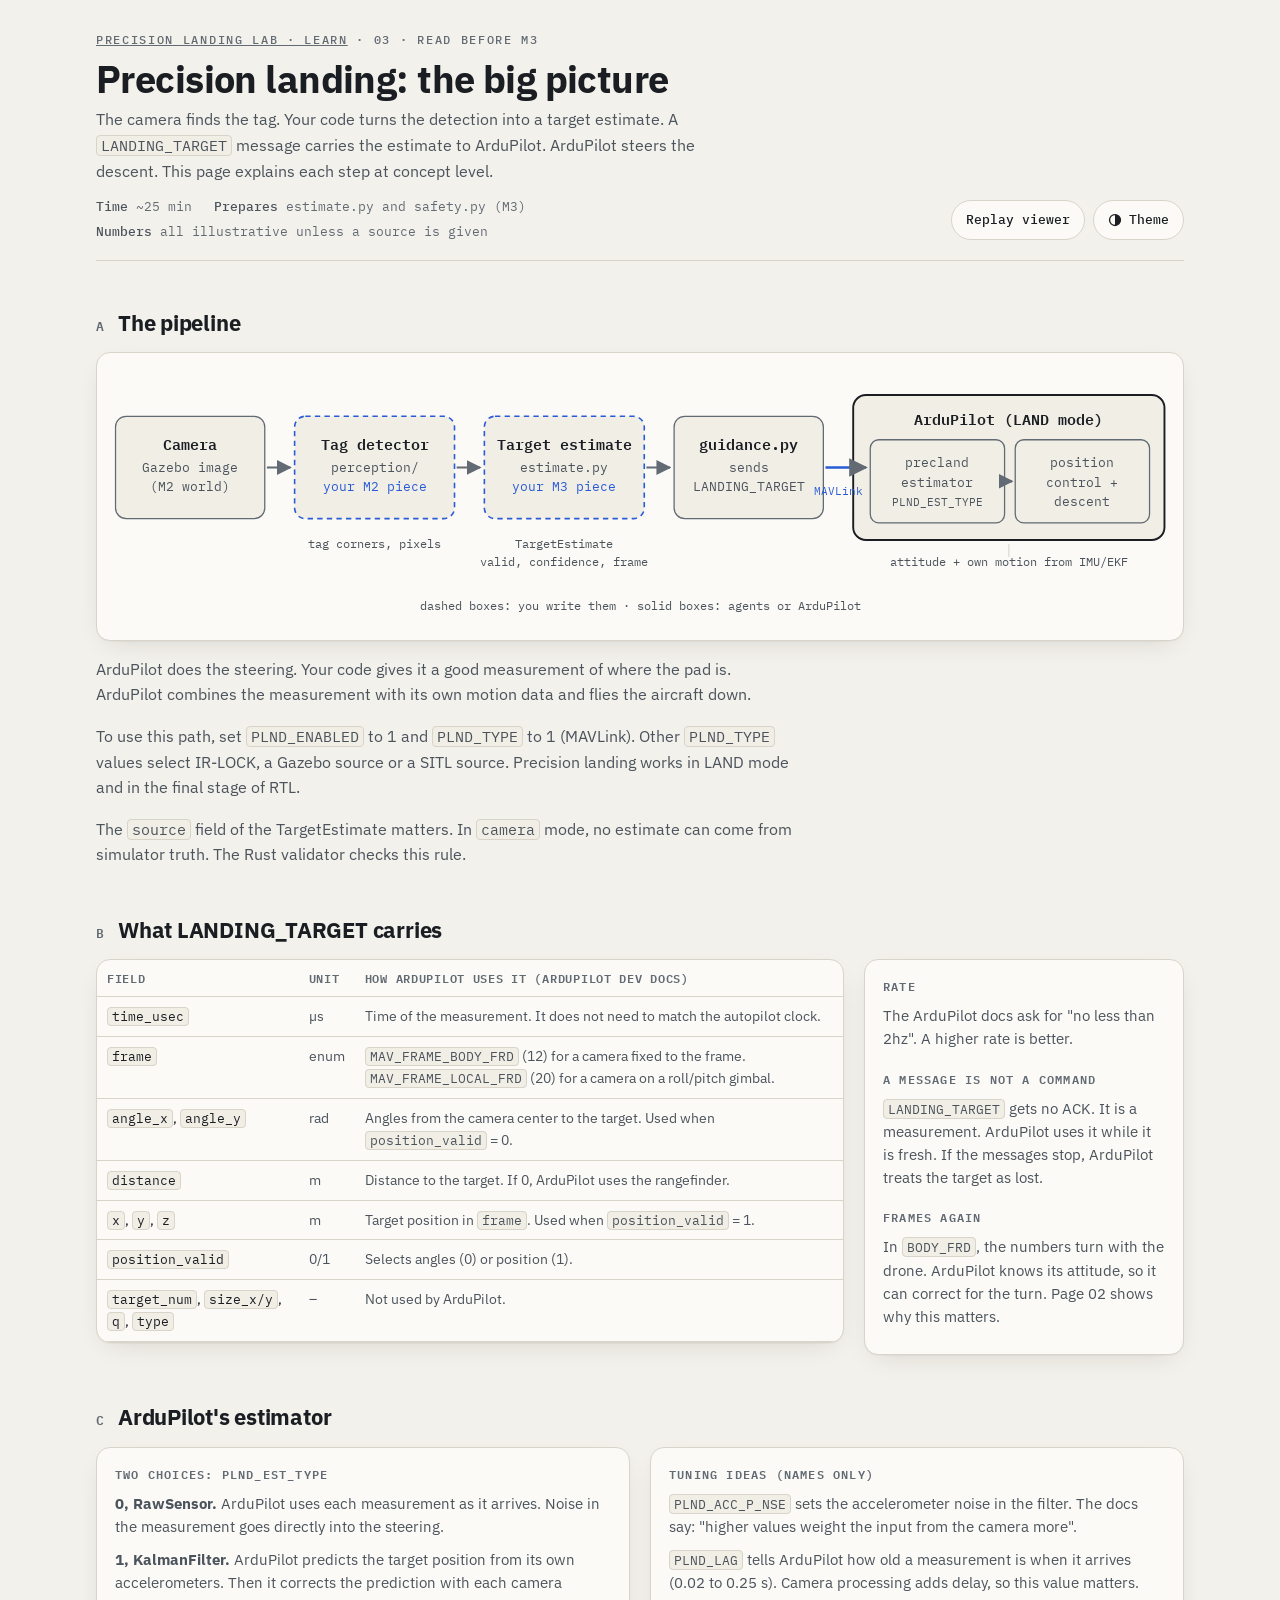
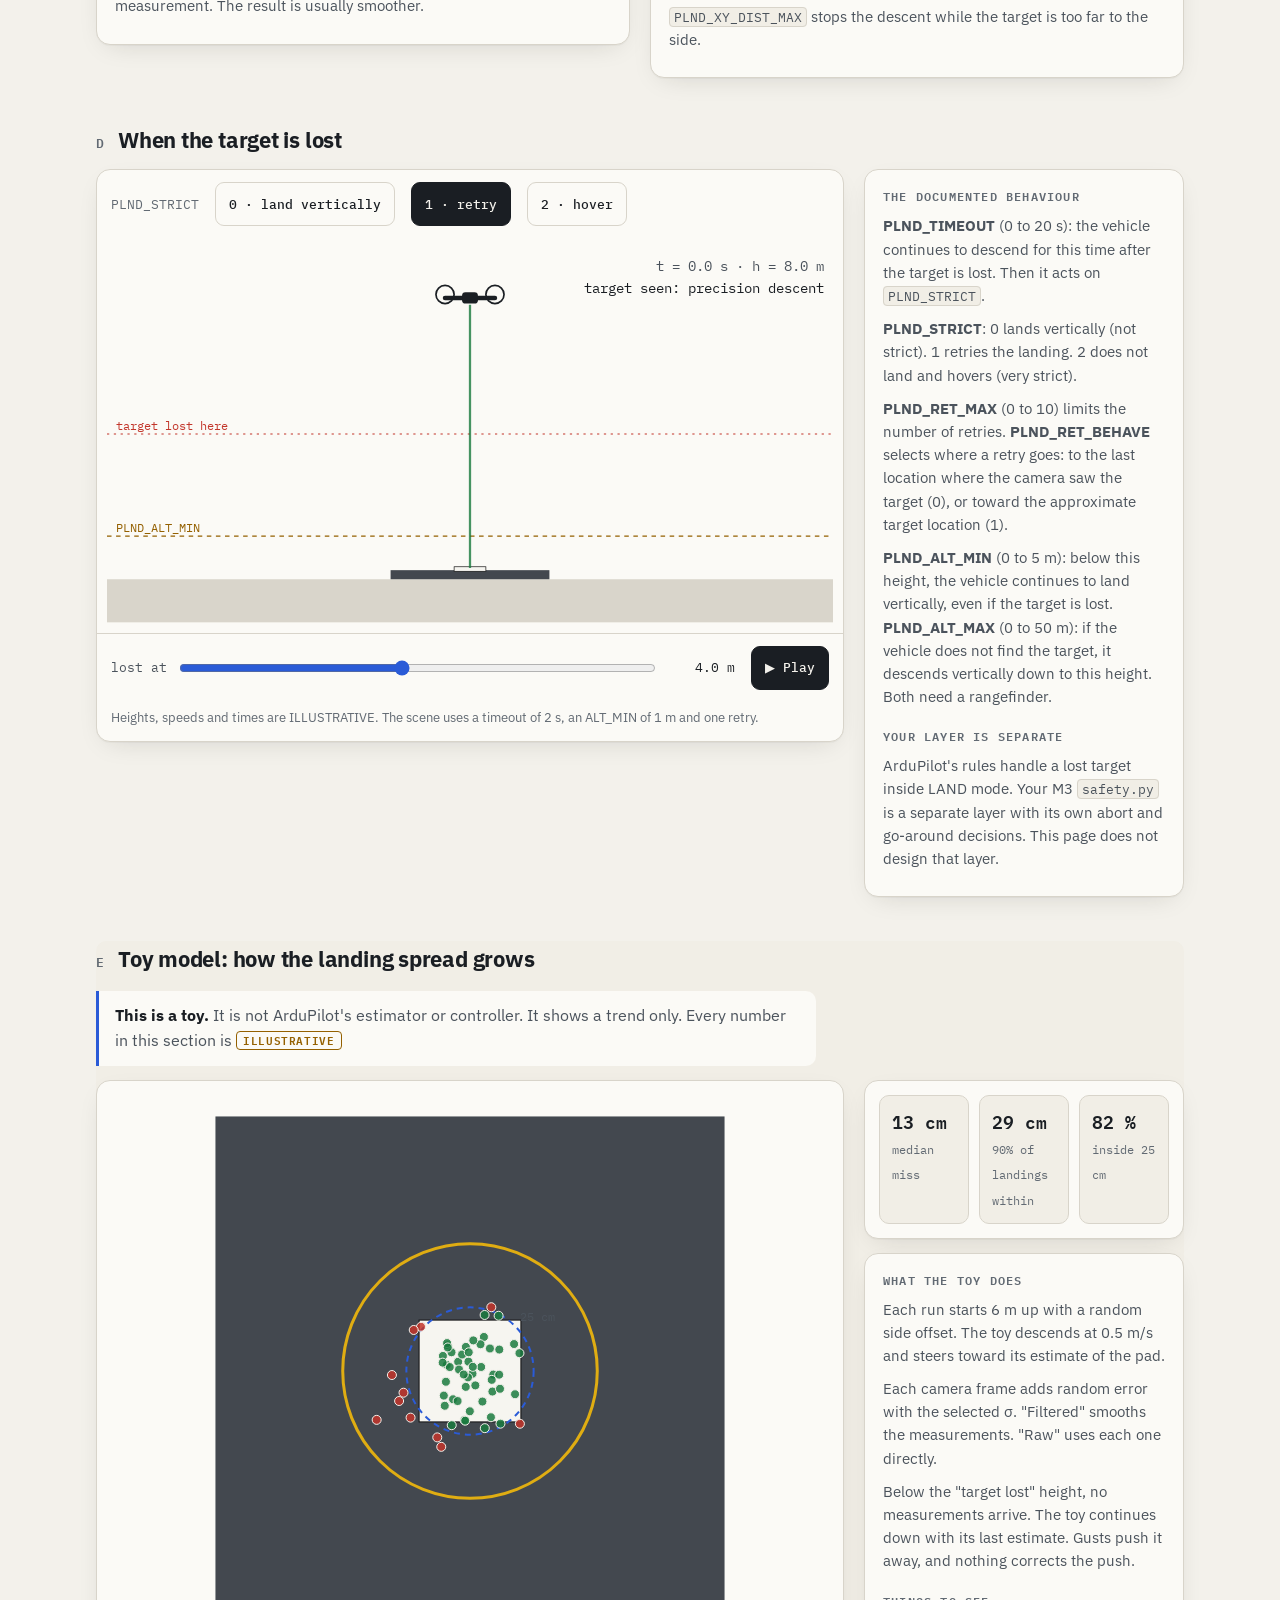
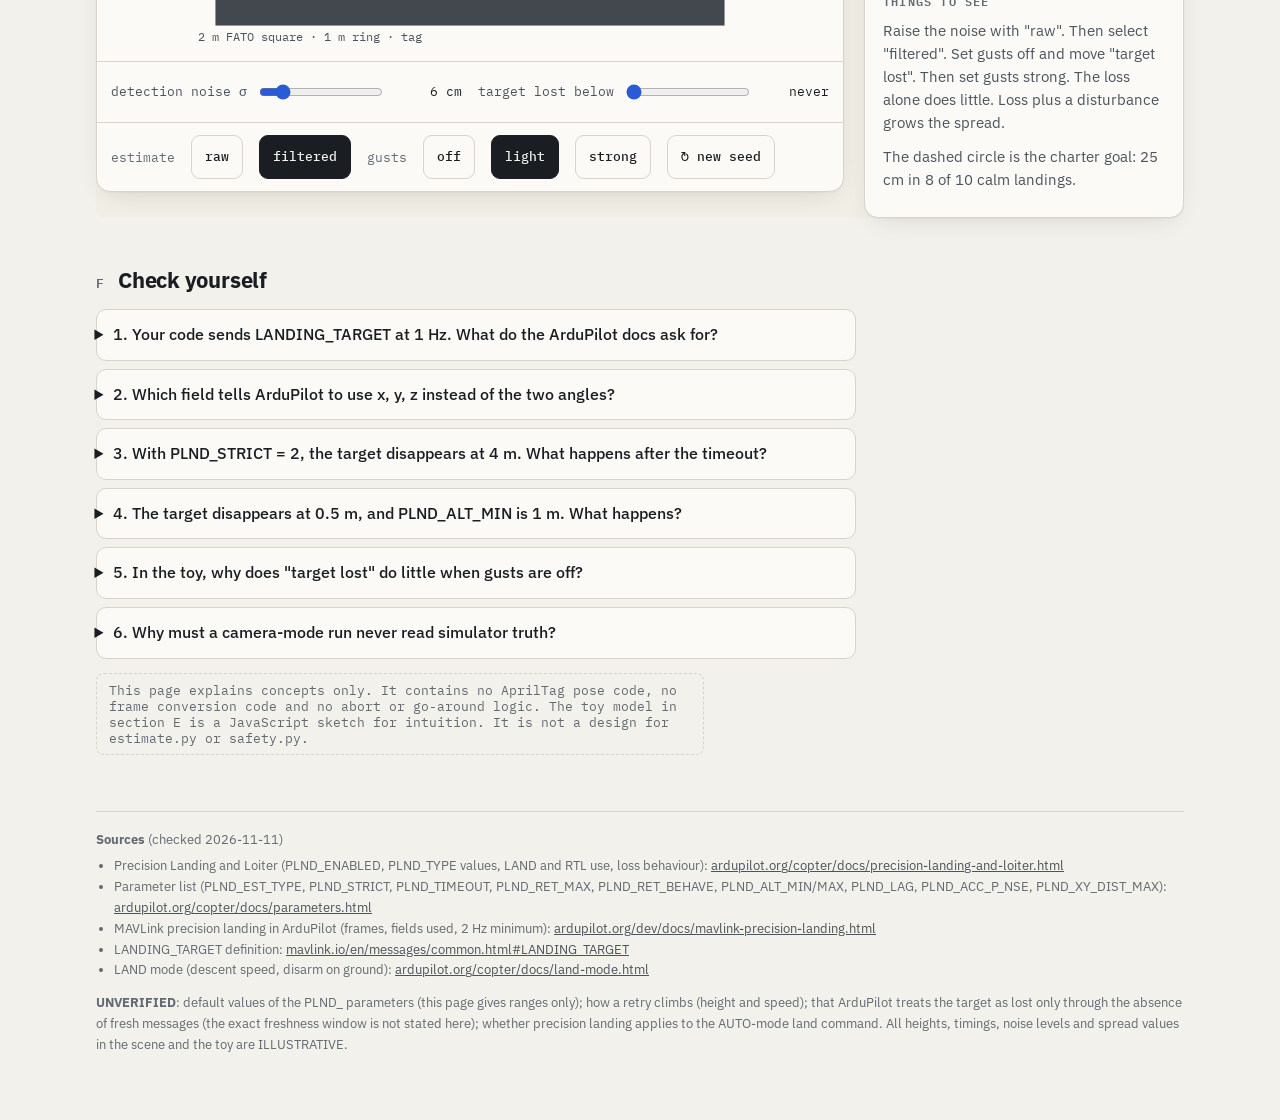
<file: learn/03-precision-landing-big-picture.html>
<!doctype html>
<html lang="en">
<head>
<meta charset="utf-8">
<meta name="viewport" content="width=device-width, initial-scale=1">
<title>Precision Landing Overview</title>
<meta name="description" content="Learning explainer 03: how ArduPilot precision landing uses LANDING_TARGET, what happens when the target is lost, and a toy model of landing spread.">
<link rel="preconnect" href="https://fonts.googleapis.com">
<link rel="preconnect" href="https://fonts.gstatic.com" crossorigin>
<link href="https://fonts.googleapis.com/css2?family=IBM+Plex+Mono:wght@400;500;600&family=IBM+Plex+Sans:wght@400;500;600;700&display=swap" rel="stylesheet">
<style>
:root{
  /* Lab core tokens. The same values are in viewer/ and design/ (viewer/tests/tokens.test.js checks this). */
  --bg:#f3f1eb; --panel:#fbfaf6; --panel-2:#f1eee6; --ink:#1a1e23; --ink-2:#4b535c; --ink-3:#626a73; --rule:#d8d4ca;
  --accent:#2a5bd7; --ok:#1a7a3e; --warn:#946000; --bad:#c2352a; --cyan:#06788f; --tdpc:#e0ad12;
  --ax-x:#cf3a2c; --ax-y:#1f8c48; --ax-z:#2a5bd7; --ground:#d9d5cb; --ground-line:#c3beb2; --deck:#43484f;
  --shadow:0 1px 0 rgba(0,0,0,.03),0 8px 28px -12px rgba(30,30,20,.18);
  --sans:"IBM Plex Sans",ui-sans-serif,system-ui,-apple-system,"Segoe UI",sans-serif;
  --mono:"IBM Plex Mono",ui-monospace,"SF Mono",Menlo,Consolas,monospace;
  color-scheme:light;
}
@media (prefers-color-scheme:dark){:root:not([data-theme="light"]){
  --bg:#0d1115; --panel:#141a20; --panel-2:#1a2129; --ink:#e7eaed; --ink-2:#a9b1ba; --ink-3:#8a949e; --rule:#26303a;
  --accent:#7d9dff; --ok:#46c779; --warn:#e3a33a; --bad:#ff6b5e; --cyan:#3fd0ee; --tdpc:#f0c02e;
  --ax-x:#ff6b5e; --ax-y:#46c779; --ax-z:#7d9dff; --ground:#1c2228; --ground-line:#2b343d; --deck:#2c3238;
  --shadow:0 1px 0 rgba(255,255,255,.02),0 10px 30px -14px rgba(0,0,0,.7); color-scheme:dark;
}}
:root[data-theme="dark"]{
  --bg:#0d1115; --panel:#141a20; --panel-2:#1a2129; --ink:#e7eaed; --ink-2:#a9b1ba; --ink-3:#8a949e; --rule:#26303a;
  --accent:#7d9dff; --ok:#46c779; --warn:#e3a33a; --bad:#ff6b5e; --cyan:#3fd0ee; --tdpc:#f0c02e;
  --ax-x:#ff6b5e; --ax-y:#46c779; --ax-z:#7d9dff; --ground:#1c2228; --ground-line:#2b343d; --deck:#2c3238;
  --shadow:0 1px 0 rgba(255,255,255,.02),0 10px 30px -14px rgba(0,0,0,.7); color-scheme:dark;
}
*{box-sizing:border-box}
html{-webkit-text-size-adjust:100%}
body{margin:0;background:var(--bg);color:var(--ink);font:16px/1.6 var(--sans)}
.wrap{max-width:1120px;margin:0 auto;padding:0 16px 64px}
header.top{display:flex;align-items:flex-end;justify-content:space-between;gap:16px;padding:32px 0 20px;border-bottom:1px solid var(--rule)}
.eyebrow{font:500 12px/1.3 var(--mono);letter-spacing:.14em;text-transform:uppercase;color:var(--ink-3)}
.eyebrow a{color:inherit}
h1{font-size:clamp(26px,4vw,38px);line-height:1.1;margin:10px 0 8px;letter-spacing:-.015em;font-weight:700}
.lede{color:var(--ink-2);max-width:64ch;margin:0}
.hdr-tools{flex:none;display:flex;flex-wrap:wrap;gap:8px;align-items:center}
.toggle{flex:none;display:inline-flex;align-items:center;gap:7px;font:500 13px var(--mono);line-height:1.2;color:var(--ink);background:var(--panel);border:1px solid var(--rule);border-radius:999px;padding:9px 14px;cursor:pointer;min-height:40px;text-decoration:none;white-space:nowrap;transition:border-color .15s}
.toggle:hover{border-color:var(--ink-3)}
.toggle svg{width:14px;height:14px;flex:none}
:focus-visible{outline:2px solid var(--accent);outline-offset:2px}
.meta{display:flex;flex-wrap:wrap;gap:8px 22px;margin:14px 0 0;font:13px var(--mono);color:var(--ink-3)}
.meta b{color:var(--ink-2);font-weight:500}
section{margin-top:44px}
.sec-head{display:flex;align-items:baseline;gap:14px;margin-bottom:12px}
.sec-head .n{font:600 13px var(--mono);color:var(--ink-3)}
h2{font-size:22px;margin:0;letter-spacing:-.01em}
h3{font-size:16px;margin:18px 0 6px}
p{max-width:70ch}
.prose p,.prose li{color:var(--ink-2)}
.prose li{max-width:68ch}
.grid{display:grid;grid-template-columns:minmax(0,1fr) 320px;gap:20px;align-items:start}
.grid.even{grid-template-columns:minmax(0,1fr) minmax(0,1fr)}
.card{background:var(--panel);border:1px solid var(--rule);border-radius:14px;box-shadow:var(--shadow);overflow:hidden}
.pad{padding:16px 18px}
.fig{padding:10px}
.fig svg,.fig canvas{display:block;width:100%;height:auto}
figure{margin:0}
figcaption{font-size:13px;color:var(--ink-3);padding:6px 14px 12px}
.notes{padding:16px 18px;font-size:14.5px}
.notes h4{font:600 12px var(--mono);letter-spacing:.1em;text-transform:uppercase;color:var(--ink-3);margin:0 0 8px}
.notes h4:not(:first-child){margin-top:18px}
.notes p{margin:0 0 10px;color:var(--ink-2)}
code,.mono{font-family:var(--mono);font-size:.92em}
code{background:var(--panel-2);border:1px solid var(--rule);border-radius:4px;padding:0 4px}
table.t{border-collapse:collapse;width:100%;font-size:14px}
table.t th,table.t td{text-align:left;padding:8px 10px;border-bottom:1px solid var(--rule);vertical-align:top}
table.t th{font:600 12px var(--mono);letter-spacing:.06em;text-transform:uppercase;color:var(--ink-3)}
table.t td{color:var(--ink-2)}
table.t td:first-child{color:var(--ink)}
.scroll-x{overflow-x:auto;-webkit-overflow-scrolling:touch}
.btn,.chip{font:500 13px var(--mono);color:var(--ink);background:var(--panel);border:1px solid var(--rule);border-radius:9px;padding:9px 13px;cursor:pointer;min-height:44px;touch-action:manipulation;transition:border-color .15s,background-color .15s,color .15s}
.btn:hover,.chip:hover{border-color:var(--ink-3)}
.btn.primary{background:var(--ink);color:var(--bg);border-color:var(--ink)}
.chip[aria-pressed="true"]{background:var(--ink);color:var(--bg);border-color:var(--ink)}
.btn:disabled{opacity:.45;cursor:not-allowed}
.row{display:flex;flex-wrap:wrap;gap:8px;align-items:center}
.controls{display:flex;flex-wrap:wrap;gap:10px 16px;align-items:center;padding:12px 14px;border-top:1px solid var(--rule)}
.slider{display:grid;grid-template-columns:auto 1fr auto;gap:10px;align-items:center;font:13px var(--mono);color:var(--ink-2);min-width:240px;flex:1}
.slider output{min-width:5.5em;text-align:right;color:var(--ink)}
input[type=range]{width:100%;accent-color:var(--accent);height:32px}
.badge{display:inline-block;font:600 10.5px/1.4 var(--mono);letter-spacing:.06em;padding:1px 6px;border-radius:4px;border:1px solid currentColor;vertical-align:1px;white-space:nowrap}
.ill{color:var(--warn)}
.unv{color:var(--bad)}
.callout{border-left:3px solid var(--accent);background:var(--panel);padding:12px 16px;border-radius:0 10px 10px 0;margin:14px 0;max-width:72ch}
.callout p{margin:0;color:var(--ink-2)}
.callout b{color:var(--ink)}
details.q{background:var(--panel);border:1px solid var(--rule);border-radius:10px;padding:0 16px;margin:8px 0;max-width:76ch}
details.q summary{cursor:pointer;padding:12px 0;font-weight:500;list-style-position:outside}
details.q div{padding:0 0 12px;color:var(--ink-2)}
footer{margin-top:56px;padding-top:18px;border-top:1px solid var(--rule);font-size:13px;color:var(--ink-3)}
footer a{color:var(--ink-2);word-break:break-word}
footer ul{padding-left:18px;margin:6px 0 12px}
.no-sol{font:12.5px var(--mono);color:var(--ink-3);border:1px dashed var(--rule);border-radius:8px;padding:8px 12px;margin-top:14px;max-width:76ch}
.t{font-family:var(--sans);fill:var(--ink)}
.tm{font-family:var(--mono);fill:var(--ink-2)}
@media (max-width:900px){.grid,.grid.even{grid-template-columns:1fr}}
@media (max-width:560px){header.top{flex-direction:column;align-items:flex-start}}
@media (pointer:coarse){.toggle{min-height:44px}input[type=range]{height:44px}.eyebrow a{display:inline-block;padding:14px 0;margin:-14px 0}}
@media (prefers-reduced-motion:reduce){*{animation:none!important;transition:none!important}a.lesson:hover{transform:none}}
.pipe svg text{font-family:var(--mono)}
#spread{touch-action:manipulation;border-radius:10px;background:var(--panel-2)}
.stats{display:grid;grid-template-columns:repeat(3,minmax(0,1fr));gap:10px;padding:14px}
.stat{border:1px solid var(--rule);border-radius:10px;padding:10px 12px;background:var(--panel-2)}
.stat b{display:block;font:600 18px var(--mono);color:var(--ink)}
.stat span{font:12px var(--mono);color:var(--ink-3)}
.yours{fill:var(--panel-2);stroke:var(--accent);stroke-width:1.5;stroke-dasharray:5 4}
.theirs{fill:var(--panel-2);stroke:var(--ink-3);stroke-width:1.2}
.ap{fill:var(--panel-2);stroke:var(--ink);stroke-width:1.8}
@media (max-width:560px){.stats{grid-template-columns:1fr}}
</style>
</head>
<body>
<div class="wrap">
<header class="top">
  <div>
    <div class="eyebrow"><a href="index.html">Precision Landing Lab · learn</a> · 03 · read before M3</div>
    <h1>Precision landing: the big picture</h1>
    <p class="lede">The camera finds the tag. Your code turns the detection into a target estimate. A <code>LANDING_TARGET</code> message carries the estimate to ArduPilot. ArduPilot steers the descent. This page explains each step at concept level.</p>
    <div class="meta"><span><b>Time</b> ~25 min</span><span><b>Prepares</b> estimate.py and safety.py (M3)</span><span><b>Numbers</b> all illustrative unless a source is given</span></div>
  </div>
  <div class="hdr-tools">
    <a class="toggle" href="../viewer/index.html?run=samples/sample-clean-hold">Replay viewer</a>
    <button class="toggle" id="themeBtn" type="button" aria-label="Change between light and dark theme"><svg viewBox="0 0 16 16" aria-hidden="true"><circle cx="8" cy="8" r="6.25" fill="none" stroke="currentColor" stroke-width="1.5"/><path d="M8 1.75a6.25 6.25 0 0 1 0 12.5z" fill="currentColor"/></svg>Theme</button>
  </div>
</header>
<main>

<!-- A -->
<section id="pipe">
  <div class="sec-head"><span class="n">A</span><h2>The pipeline</h2></div>
  <figure class="card">
    <div class="fig pipe">
    <svg viewBox="0 0 1000 250" role="img" aria-labelledby="pT">
      <title id="pT">Camera image, tag detection, target estimate, LANDING_TARGET message, ArduPilot precision landing, position control</title>
      <defs><marker id="ar" viewBox="0 0 10 10" refX="9" refY="5" markerWidth="7" markerHeight="7" orient="auto"><path d="M0 0L10 5L0 10z" fill="var(--ink-3)"/></marker></defs>
      <g font-size="12">
        <rect x="8" y="50" width="140" height="96" rx="10" class="theirs"/><text x="78" y="82" text-anchor="middle" class="t" font-size="14" font-weight="600">Camera</text><text x="78" y="102" text-anchor="middle" class="tm">Gazebo image</text><text x="78" y="120" text-anchor="middle" class="tm">(M2 world)</text>
        <rect x="176" y="50" width="150" height="96" rx="10" class="yours"/><text x="251" y="82" text-anchor="middle" class="t" font-size="14" font-weight="600">Tag detector</text><text x="251" y="102" text-anchor="middle" class="tm">perception/</text><text x="251" y="120" text-anchor="middle" class="tm" style="fill:var(--accent)">your M2 piece</text>
        <rect x="354" y="50" width="150" height="96" rx="10" class="yours"/><text x="429" y="82" text-anchor="middle" class="t" font-size="14" font-weight="600">Target estimate</text><text x="429" y="102" text-anchor="middle" class="tm">estimate.py</text><text x="429" y="120" text-anchor="middle" class="tm" style="fill:var(--accent)">your M3 piece</text>
        <rect x="532" y="50" width="140" height="96" rx="10" class="theirs"/><text x="602" y="82" text-anchor="middle" class="t" font-size="14" font-weight="600">guidance.py</text><text x="602" y="102" text-anchor="middle" class="tm">sends</text><text x="602" y="120" text-anchor="middle" class="tm">LANDING_TARGET</text>
        <rect x="700" y="30" width="292" height="136" rx="12" class="ap"/><text x="846" y="58" text-anchor="middle" class="t" font-size="14" font-weight="600">ArduPilot (LAND mode)</text>
        <rect x="716" y="72" width="126" height="78" rx="8" class="theirs"/><text x="779" y="98" text-anchor="middle" class="tm">precland</text><text x="779" y="116" text-anchor="middle" class="tm">estimator</text><text x="779" y="134" text-anchor="middle" class="tm" font-size="10.5">PLND_EST_TYPE</text>
        <rect x="852" y="72" width="126" height="78" rx="8" class="theirs"/><text x="915" y="98" text-anchor="middle" class="tm">position</text><text x="915" y="116" text-anchor="middle" class="tm">control +</text><text x="915" y="134" text-anchor="middle" class="tm">descent</text>
        <path d="M150 98H172" stroke="var(--ink-3)" stroke-width="2" marker-end="url(#ar)"/>
        <path d="M328 98H350" stroke="var(--ink-3)" stroke-width="2" marker-end="url(#ar)"/>
        <path d="M506 98H528" stroke="var(--ink-3)" stroke-width="2" marker-end="url(#ar)"/>
        <path d="M674 98H712" stroke="var(--accent)" stroke-width="2.5" marker-end="url(#ar)"/>
        <path d="M843 111H849" stroke="var(--ink-3)" stroke-width="2" marker-end="url(#ar)"/>
        <text x="251" y="174" text-anchor="middle" class="tm" font-size="11">tag corners, pixels</text>
        <text x="429" y="174" text-anchor="middle" class="tm" font-size="11">TargetEstimate</text>
        <text x="429" y="190" text-anchor="middle" class="tm" font-size="11">valid, confidence, frame</text>
        <text x="686" y="124" text-anchor="middle" class="tm" font-size="10.5" style="fill:var(--accent)">MAVLink</text>
        <text x="846" y="190" text-anchor="middle" class="tm" font-size="11">attitude + own motion from IMU/EKF</text>
        <path d="M846 182V170" stroke="var(--rule)"/>
        <text x="500" y="232" text-anchor="middle" class="tm" font-size="11.5">dashed boxes: you write them · solid boxes: agents or ArduPilot</text>
      </g>
    </svg>
    </div>
  </figure>
  <div class="prose">
    <p>ArduPilot does the steering. Your code gives it a good measurement of where the pad is. ArduPilot combines the measurement with its own motion data and flies the aircraft down.</p>
    <p>To use this path, set <code>PLND_ENABLED</code> to 1 and <code>PLND_TYPE</code> to 1 (MAVLink). Other <code>PLND_TYPE</code> values select IR-LOCK, a Gazebo source or a SITL source. Precision landing works in LAND mode and in the final stage of RTL.</p>
    <p>The <code>source</code> field of the TargetEstimate matters. In <code>camera</code> mode, no estimate can come from simulator truth. The Rust validator checks this rule.</p>
  </div>
</section>

<!-- B -->
<section id="msg">
  <div class="sec-head"><span class="n">B</span><h2>What LANDING_TARGET carries</h2></div>
  <div class="grid">
    <div class="scroll-x card">
    <table class="t">
      <thead><tr><th>Field</th><th>Unit</th><th>How ArduPilot uses it (ArduPilot dev docs)</th></tr></thead>
      <tbody>
        <tr><td><code>time_usec</code></td><td>µs</td><td>Time of the measurement. It does not need to match the autopilot clock.</td></tr>
        <tr><td><code>frame</code></td><td>enum</td><td><code>MAV_FRAME_BODY_FRD</code> (12) for a camera fixed to the frame. <code>MAV_FRAME_LOCAL_FRD</code> (20) for a camera on a roll/pitch gimbal.</td></tr>
        <tr><td><code>angle_x</code>, <code>angle_y</code></td><td>rad</td><td>Angles from the camera center to the target. Used when <code>position_valid</code> = 0.</td></tr>
        <tr><td><code>distance</code></td><td>m</td><td>Distance to the target. If 0, ArduPilot uses the rangefinder.</td></tr>
        <tr><td><code>x</code>, <code>y</code>, <code>z</code></td><td>m</td><td>Target position in <code>frame</code>. Used when <code>position_valid</code> = 1.</td></tr>
        <tr><td><code>position_valid</code></td><td>0/1</td><td>Selects angles (0) or position (1).</td></tr>
        <tr><td><code>target_num</code>, <code>size_x/y</code>, <code>q</code>, <code>type</code></td><td>–</td><td>Not used by ArduPilot.</td></tr>
      </tbody>
    </table>
    </div>
    <div class="card notes">
      <h4>Rate</h4>
      <p>The ArduPilot docs ask for "no less than 2hz". A higher rate is better.</p>
      <h4>A message is not a command</h4>
      <p><code>LANDING_TARGET</code> gets no ACK. It is a measurement. ArduPilot uses it while it is fresh. If the messages stop, ArduPilot treats the target as lost.</p>
      <h4>Frames again</h4>
      <p>In <code>BODY_FRD</code>, the numbers turn with the drone. ArduPilot knows its attitude, so it can correct for the turn. Page 02 shows why this matters.</p>
    </div>
  </div>
</section>

<!-- C -->
<section id="est">
  <div class="sec-head"><span class="n">C</span><h2>ArduPilot's estimator</h2></div>
  <div class="grid even">
    <div class="card notes">
      <h4>Two choices: PLND_EST_TYPE</h4>
      <p><b>0, RawSensor.</b> ArduPilot uses each measurement as it arrives. Noise in the measurement goes directly into the steering.</p>
      <p><b>1, KalmanFilter.</b> ArduPilot predicts the target position from its own accelerometers. Then it corrects the prediction with each camera measurement. The result is usually smoother.</p>
    </div>
    <div class="card notes">
      <h4>Tuning ideas (names only)</h4>
      <p><code>PLND_ACC_P_NSE</code> sets the accelerometer noise in the filter. The docs say: "higher values weight the input from the camera more".</p>
      <p><code>PLND_LAG</code> tells ArduPilot how old a measurement is when it arrives (0.02 to 0.25 s). Camera processing adds delay, so this value matters.</p>
      <p><code>PLND_XY_DIST_MAX</code> stops the descent while the target is too far to the side.</p>
    </div>
  </div>
</section>

<!-- D -->
<section id="lost">
  <div class="sec-head"><span class="n">D</span><h2>When the target is lost</h2></div>
  <div class="grid">
    <figure class="card">
      <div class="controls" style="border-top:0">
        <span class="mono" style="font-size:12.5px;color:var(--ink-3)">PLND_STRICT</span>
        <button class="chip" type="button" data-strict="0" aria-pressed="false">0 · land vertically</button>
        <button class="chip" type="button" data-strict="1" aria-pressed="true">1 · retry</button>
        <button class="chip" type="button" data-strict="2" aria-pressed="false">2 · hover</button>
      </div>
      <div class="fig">
        <svg id="side" viewBox="0 0 640 330" role="img" aria-labelledby="sT">
          <title id="sT">Side view of a descent where the camera loses the target</title>
          <rect x="0" y="292" width="640" height="38" fill="var(--ground)"/>
          <rect x="250" y="284" width="140" height="8" fill="var(--deck)"/>
          <rect x="306" y="281" width="28" height="4" fill="#f6f5f0" stroke="#111" stroke-width=".6"/>
          <path id="altMinLine" stroke="var(--warn)" stroke-dasharray="4 4"/>
          <text id="altMinTxt" class="tm" font-size="11" style="fill:var(--warn)" x="8">PLND_ALT_MIN</text>
          <path id="lostLine" stroke="var(--bad)" stroke-dasharray="2 4"/>
          <text id="lostTxt" class="tm" font-size="11" style="fill:var(--bad)" x="8">target lost here</text>
          <path id="trail" fill="none" stroke="var(--ink-3)" stroke-width="1.5" stroke-dasharray="3 3"/>
          <path id="beam" stroke-width="2"/>
          <g id="sDrone"><path d="M-22 0H22" stroke="var(--ink)" stroke-width="4" stroke-linecap="round"/><circle cx="-22" cy="-3" r="8" fill="none" stroke="var(--ink)" stroke-width="1.5"/><circle cx="22" cy="-3" r="8" fill="none" stroke="var(--ink)" stroke-width="1.5"/><rect x="-7" y="-5" width="14" height="10" rx="3" fill="var(--ink)"/></g>
          <text id="sClock" x="632" y="20" text-anchor="end" class="tm" font-size="12"></text>
          <text id="sPhase" x="632" y="40" text-anchor="end" class="tm" font-size="12" style="fill:var(--ink)"></text>
        </svg>
      </div>
      <div class="controls">
        <label class="slider">lost at<input type="range" id="lostH" min="0.5" max="8" step="0.5" value="4"><output id="lostHO"></output></label>
        <button class="btn primary" id="sPlay" type="button">▶ Play</button>
      </div>
      <figcaption>Heights, speeds and times are ILLUSTRATIVE. The scene uses a timeout of 2 s, an ALT_MIN of 1 m and one retry.</figcaption>
    </figure>
    <div class="card notes">
      <h4>The documented behaviour</h4>
      <p><b>PLND_TIMEOUT</b> (0 to 20 s): the vehicle continues to descend for this time after the target is lost. Then it acts on <code>PLND_STRICT</code>.</p>
      <p><b>PLND_STRICT</b>: 0 lands vertically (not strict). 1 retries the landing. 2 does not land and hovers (very strict).</p>
      <p><b>PLND_RET_MAX</b> (0 to 10) limits the number of retries. <b>PLND_RET_BEHAVE</b> selects where a retry goes: to the last location where the camera saw the target (0), or toward the approximate target location (1).</p>
      <p><b>PLND_ALT_MIN</b> (0 to 5 m): below this height, the vehicle continues to land vertically, even if the target is lost. <b>PLND_ALT_MAX</b> (0 to 50 m): if the vehicle does not find the target, it descends vertically down to this height. Both need a rangefinder.</p>
      <h4>Your layer is separate</h4>
      <p>ArduPilot's rules handle a lost target inside LAND mode. Your M3 <code>safety.py</code> is a separate layer with its own abort and go-around decisions. This page does not design that layer.</p>
    </div>
  </div>
</section>

<!-- E -->
<section id="spread">
  <div class="sec-head"><span class="n">E</span><h2>Toy model: how the landing spread grows</h2></div>
  <div class="callout"><p><b>This is a toy.</b> It is not ArduPilot's estimator or controller. It shows a trend only. Every number in this section is <span class="badge ill">ILLUSTRATIVE</span></p></div>
  <div class="grid">
    <figure class="card">
      <div class="fig"><canvas id="spreadCv" width="520" height="520" aria-label="Top view of 60 simulated touchdown points around the pad center"></canvas></div>
      <div class="controls">
        <label class="slider">detection noise σ<input type="range" id="noise" min="0" max="40" step="1" value="6"><output id="noiseO"></output></label>
        <label class="slider">target lost below<input type="range" id="lostB" min="0" max="5" step="0.25" value="0"><output id="lostBO"></output></label>
      </div>
      <div class="controls">
        <span class="mono" style="font-size:12.5px;color:var(--ink-3)">estimate</span>
        <button class="chip" type="button" data-est="raw" aria-pressed="false">raw</button>
        <button class="chip" type="button" data-est="kf" aria-pressed="true">filtered</button>
        <span class="mono" style="font-size:12.5px;color:var(--ink-3)">gusts</span>
        <button class="chip" type="button" data-gust="0" aria-pressed="false">off</button>
        <button class="chip" type="button" data-gust="1" aria-pressed="true">light</button>
        <button class="chip" type="button" data-gust="2" aria-pressed="false">strong</button>
        <button class="btn" id="reseed" type="button">↻ new seed</button>
      </div>
    </figure>
    <div>
      <div class="card">
        <div class="stats">
          <div class="stat"><b id="sMed">–</b><span>median miss</span></div>
          <div class="stat"><b id="s90">–</b><span>90% of landings within</span></div>
          <div class="stat"><b id="sIn">–</b><span>inside 25 cm</span></div>
        </div>
      </div>
      <div class="card notes" style="margin-top:14px">
        <h4>What the toy does</h4>
        <p>Each run starts 6 m up with a random side offset. The toy descends at 0.5 m/s and steers toward its estimate of the pad.</p>
        <p>Each camera frame adds random error with the selected σ. "Filtered" smooths the measurements. "Raw" uses each one directly.</p>
        <p>Below the "target lost" height, no measurements arrive. The toy continues down with its last estimate. Gusts push it away, and nothing corrects the push.</p>
        <h4>Things to see</h4>
        <p>Raise the noise with "raw". Then select "filtered". Set gusts off and move "target lost". Then set gusts strong. The loss alone does little. Loss plus a disturbance grows the spread.</p>
        <p>The dashed circle is the charter goal: 25 cm in 8 of 10 calm landings.</p>
      </div>
    </div>
  </div>
</section>

<!-- F -->
<section id="check">
  <div class="sec-head"><span class="n">F</span><h2>Check yourself</h2></div>
  <details class="q"><summary>1. Your code sends LANDING_TARGET at 1 Hz. What do the ArduPilot docs ask for?</summary><div>No less than 2 Hz, and a higher rate is better.</div></details>
  <details class="q"><summary>2. Which field tells ArduPilot to use x, y, z instead of the two angles?</summary><div><code>position_valid</code> = 1.</div></details>
  <details class="q"><summary>3. With PLND_STRICT = 2, the target disappears at 4 m. What happens after the timeout?</summary><div>The vehicle does not land. It hovers. (Very strict.) Retries up to <code>PLND_RET_MAX</code> come first.</div></details>
  <details class="q"><summary>4. The target disappears at 0.5 m, and PLND_ALT_MIN is 1 m. What happens?</summary><div>The vehicle continues to land vertically. Below <code>PLND_ALT_MIN</code>, a loss does not cause a retry. This needs a rangefinder.</div></details>
  <details class="q"><summary>5. In the toy, why does "target lost" do little when gusts are off?</summary><div>Without a disturbance, nothing pushes the aircraft away from its last good estimate. Real flights always have some disturbance and some drift. So the loss height matters in real flights.</div></details>
  <details class="q"><summary>6. Why must a camera-mode run never read simulator truth?</summary><div>Truth makes the perception look perfect. The result then says nothing about the real pipeline. The validator rejects such a run.</div></details>
  <p class="no-sol">This page explains concepts only. It contains no AprilTag pose code, no frame conversion code and no abort or go-around logic. The toy model in section E is a JavaScript sketch for intuition. It is not a design for estimate.py or safety.py.</p>
</section>

</main>

<footer>
  <b>Sources</b> (checked 2026-11-11)
  <ul>
    <li>Precision Landing and Loiter (PLND_ENABLED, PLND_TYPE values, LAND and RTL use, loss behaviour): <a href="https://ardupilot.org/copter/docs/precision-landing-and-loiter.html">ardupilot.org/copter/docs/precision-landing-and-loiter.html</a></li>
    <li>Parameter list (PLND_EST_TYPE, PLND_STRICT, PLND_TIMEOUT, PLND_RET_MAX, PLND_RET_BEHAVE, PLND_ALT_MIN/MAX, PLND_LAG, PLND_ACC_P_NSE, PLND_XY_DIST_MAX): <a href="https://ardupilot.org/copter/docs/parameters.html">ardupilot.org/copter/docs/parameters.html</a></li>
    <li>MAVLink precision landing in ArduPilot (frames, fields used, 2 Hz minimum): <a href="https://ardupilot.org/dev/docs/mavlink-precision-landing.html">ardupilot.org/dev/docs/mavlink-precision-landing.html</a></li>
    <li>LANDING_TARGET definition: <a href="https://mavlink.io/en/messages/common.html#LANDING_TARGET">mavlink.io/en/messages/common.html#LANDING_TARGET</a></li>
    <li>LAND mode (descent speed, disarm on ground): <a href="https://ardupilot.org/copter/docs/land-mode.html">ardupilot.org/copter/docs/land-mode.html</a></li>
  </ul>
  <b>UNVERIFIED</b>: default values of the PLND_ parameters (this page gives ranges only); how a retry climbs (height and speed); that ArduPilot treats the target as lost only through the absence of fresh messages (the exact freshness window is not stated here); whether precision landing applies to the AUTO-mode land command. All heights, timings, noise levels and spread values in the scene and the toy are ILLUSTRATIVE.
</footer>
</div>

<script>(function(){var r=document.documentElement,b=document.getElementById('themeBtn'),K='pll-theme';try{var s=localStorage.getItem(K);if(s==='light'||s==='dark')r.setAttribute('data-theme',s);}catch(e){}b.addEventListener('click',function(){var c=r.getAttribute('data-theme')||(matchMedia('(prefers-color-scheme: dark)').matches?'dark':'light');var n=c==='dark'?'light':'dark';r.setAttribute('data-theme',n);try{localStorage.setItem(K,n);}catch(e){}document.dispatchEvent(new Event('themechange'));});})();</script>
<script>
(function(){
  'use strict';
  var $=function(i){return document.getElementById(i);};
  /* ---------- D: side view of target loss (illustrative timings) ---------- */
  var S={strict:1,lostH:4,playing:false,t:0,phase:'',x:0,h:8,last:0,trail:[]};
  var Y0=292,PX=30,XC=320,TO=2,ALTMIN=1,SPD=0.5;
  function yOf(h){return Y0-8-h*PX;}
  function sReset(){S.t=0;S.h=8;S.x=0;S.trail=[];S.lostT=null;S.retry=0;S.state='track';S.drift=0.035;sDraw();}
  function sStep(dt){
    S.t+=dt;var st=S.state;
    if(st==='track'){S.h-=SPD*dt;S.x+=(0-S.x)*Math.min(1,dt*1.5);if(S.h<=S.lostH&&S.retry===0){S.state='lost';S.lostT=S.t;}}
    else if(st==='lost'){S.h-=SPD*dt;S.x+=S.drift*dt*30;
      if(S.h<=ALTMIN){S.state='vert';}
      else if(S.t-S.lostT>=TO){S.state=S.strict===0?'vert':(S.strict===1?'climb':'climb2');}}
    else if(st==='vert'){S.h-=SPD*dt;S.x+=S.drift*dt*30;}
    else if(st==='climb'||st==='climb2'){S.h+=0.8*dt;S.x+=(0-S.x)*Math.min(1,dt*.8);if(S.h>=S.lostH+1.5){S.retry=1;S.state=st==='climb'?'track':'hover';}}
    else if(st==='hover'){S.x+=(0-S.x)*Math.min(1,dt*.8);if(S.t>40)S.playing=false;}
    if(S.h<=0){S.h=0;S.state='down';S.playing=false;}
    S.trail.push([XC+S.x*PX,yOf(S.h)]);
  }
  var PH={track:'target seen: precision descent',lost:'target lost: continue for PLND_TIMEOUT',vert:'land vertically',climb:'retry: climb, then descend again',climb2:'retry: climb',hover:'retries used: hover, do not land',down:'touchdown'};
  function sDraw(){
    $('altMinLine').setAttribute('d','M0 '+yOf(ALTMIN)+'H640');$('altMinTxt').setAttribute('y',yOf(ALTMIN)-4);
    $('lostLine').setAttribute('d','M0 '+yOf(S.lostH)+'H640');$('lostTxt').setAttribute('y',yOf(S.lostH)-4);
    var x=XC+S.x*PX,y=yOf(S.h);$('sDrone').setAttribute('transform','translate('+x+','+y+')');
    $('trail').setAttribute('d',S.trail.length?'M'+S.trail.map(function(p){return p[0].toFixed(1)+' '+p[1].toFixed(1);}).join('L'):'');
    var seen=S.state==='track';
    var b=$('beam');b.setAttribute('d','M'+x+' '+(y+6)+'L320 282');b.setAttribute('stroke',seen?'var(--ok)':'var(--bad)');b.setAttribute('stroke-dasharray',seen?'':'3 5');b.setAttribute('opacity',S.state==='down'?0:.8);
    $('sClock').textContent='t = '+S.t.toFixed(1)+' s · h = '+S.h.toFixed(1)+' m';
    $('sPhase').textContent=PH[S.state]||'';
    if(S.state==='down')$('sPhase').textContent='touchdown, miss ≈ '+Math.abs(S.x).toFixed(2)+' m (illustrative)';
  }
  function sLoop(now){if(!S.playing){$('sPlay').textContent='▶ Play';return;}var dt=Math.min(.05,(now-S.last)/1000);S.last=now;for(var i=0;i<2;i++)sStep(dt);sDraw();requestAnimationFrame(sLoop);}
  $('sPlay').addEventListener('click',function(){if(S.playing){S.playing=false;return;}if(S.state==='down'||S.state==='hover'||S.t===0)sReset();S.playing=true;this.textContent='❚❚ Pause';S.last=performance.now();requestAnimationFrame(sLoop);});
  document.querySelectorAll('[data-strict]').forEach(function(c){c.addEventListener('click',function(){S.strict=+c.dataset.strict;document.querySelectorAll('[data-strict]').forEach(function(d){d.setAttribute('aria-pressed',d===c?'true':'false');});S.playing=false;sReset();});});
  $('lostH').addEventListener('input',function(){S.lostH=+this.value;$('lostHO').textContent=S.lostH.toFixed(1)+' m';S.playing=false;sReset();});
  $('lostHO').textContent=S.lostH.toFixed(1)+' m';sReset();

  /* ---------- E: toy spread model (illustrative; not ArduPilot) ---------- */
  var T={noise:6,lostB:0,est:'kf',gust:1,seed:7};
  function rng(seed){var a=seed>>>0;return function(){a|=0;a=a+0x6D2B79F5|0;var t=Math.imul(a^a>>>15,1|a);t=t+Math.imul(t^t>>>7,61|t)^t;return((t^t>>>14)>>>0)/4294967296;};}
  function gauss(r){var u=Math.max(1e-9,r()),v=r();return Math.sqrt(-2*Math.log(u))*Math.cos(2*Math.PI*v);}
  function landing(r){
    var dt=0.05,h=6,px=(r()-.5)*1.6,py=(r()-.5)*1.6,vx=0,vy=0,ex=px,ey=py,wx=0,wy=0,sig=T.noise/100,g=[0,.25,.7][T.gust],k=0;
    while(h>0){
      k++;
      var seen=!(T.lostB>0&&h<T.lostB);
      if(seen&&k%2===0){var mx=px+gauss(r)*sig,my=py+gauss(r)*sig;
        if(T.est==='raw'){ex=mx;ey=my;}else{ex+=0.2*(mx-ex);ey+=0.2*(my-ey);}}
      var cx=-ex*0.9,cy=-ey*0.9,m=Math.hypot(cx,cy);if(m>1){cx/=m;cy/=m;}
      vx+=(cx-vx)*Math.min(1,dt*3);vy+=(cy-vy)*Math.min(1,dt*3);
      wx+=gauss(r)*g*dt;wy+=gauss(r)*g*dt;wx*=0.995;wy*=0.995;
      var dx=(vx+wx)*dt,dy=(vy+wy)*dt;px+=dx;py+=dy;
      /* the toy knows its own motion, so it moves its estimate with it */
      ex+=dx;ey+=dy;
      h-=0.5*dt;
    }
    return [px,py];
  }
  var pts=[],shown=0,cv=$('spreadCv'),ctx=cv.getContext('2d'),SZ=520;
  function run(){var r=rng(T.seed);pts=[];for(var i=0;i<60;i++)pts.push(landing(r));shown=0;stats();anim();}
  function stats(){var d=pts.map(function(p){return Math.hypot(p[0],p[1]);}).sort(function(a,b){return a-b;});
    var med=d[Math.floor(d.length/2)],p90=d[Math.floor(d.length*.9)],inn=d.filter(function(x){return x<=.25;}).length;
    $('sMed').textContent=(med*100).toFixed(0)+' cm';$('s90').textContent=(p90*100).toFixed(0)+' cm';$('sIn').textContent=Math.round(inn/d.length*100)+' %';}
  function size(){var w=cv.parentNode.clientWidth-20;SZ=Math.max(260,Math.min(560,w));var D=window.devicePixelRatio||1;cv.width=SZ*D;cv.height=SZ*D;cv.style.width=SZ+'px';cv.style.height=SZ+'px';ctx.setTransform(D,0,0,D,0,0);cv.style.margin='0 auto';}
  function draw(){
    var cs=getComputedStyle(document.documentElement),col=function(k){return cs.getPropertyValue(k).trim();};
    var s=SZ/2.2,c=SZ/2;ctx.clearRect(0,0,SZ,SZ);
    ctx.fillStyle=col('--deck');ctx.fillRect(c-1*s,c-1*s,2*s,2*s);
    ctx.strokeStyle=col('--tdpc');ctx.lineWidth=3;ctx.beginPath();ctx.arc(c,c,.5*s,0,7);ctx.stroke();
    ctx.fillStyle='#f6f5f0';ctx.fillRect(c-.2*s,c-.2*s,.4*s,.4*s);ctx.strokeStyle='#111';ctx.lineWidth=1;ctx.strokeRect(c-.2*s,c-.2*s,.4*s,.4*s);
    ctx.setLineDash([6,5]);ctx.strokeStyle=col('--accent');ctx.lineWidth=2;ctx.beginPath();ctx.arc(c,c,.25*s,0,7);ctx.stroke();ctx.setLineDash([]);
    ctx.font='12px "IBM Plex Mono",monospace';ctx.fillStyle=col('--ink-2');ctx.fillText('25 cm',c+.25*s*0.72+4,c-.25*s*0.72-4);
    ctx.fillText('2 m FATO square · 1 m ring · tag',8,SZ-10);
    for(var i=0;i<shown;i++){var p=pts[i],d=Math.hypot(p[0],p[1]);ctx.beginPath();ctx.arc(c+p[1]*s,c-p[0]*s,4.5,0,7);ctx.fillStyle=d<=.25?col('--ok'):col('--bad');ctx.globalAlpha=.85;ctx.fill();ctx.globalAlpha=1;ctx.strokeStyle=col('--bg');ctx.lineWidth=1;ctx.stroke();}
  }
  var animId=null;
  function anim(){if(animId)cancelAnimationFrame(animId);var reduce=matchMedia('(prefers-reduced-motion: reduce)').matches;if(reduce){shown=pts.length;draw();return;}
    (function f(){shown=Math.min(pts.length,shown+3);draw();if(shown<pts.length)animId=requestAnimationFrame(f);})();}
  var deb=null;function rerun(){clearTimeout(deb);deb=setTimeout(run,60);}
  $('noise').addEventListener('input',function(){T.noise=+this.value;$('noiseO').textContent=T.noise+' cm';rerun();});
  $('lostB').addEventListener('input',function(){T.lostB=+this.value;$('lostBO').textContent=T.lostB?T.lostB.toFixed(2)+' m':'never';rerun();});
  function chips(attr,key,num){document.querySelectorAll('['+attr+']').forEach(function(c){c.addEventListener('click',function(){T[key]=num?+c.getAttribute(attr):c.getAttribute(attr);document.querySelectorAll('['+attr+']').forEach(function(d){d.setAttribute('aria-pressed',d===c?'true':'false');});run();});});}
  chips('data-est','est',false);chips('data-gust','gust',true);
  $('reseed').addEventListener('click',function(){T.seed=(T.seed*48271+11)%2147483647;run();});
  $('noiseO').textContent=T.noise+' cm';$('lostBO').textContent='never';
  window.addEventListener('resize',function(){size();draw();});
  document.addEventListener('themechange',draw);
  try{matchMedia('(prefers-color-scheme: dark)').addEventListener('change',draw);}catch(e){}
  size();run();
})();
</script>
</body>
</html>
</file>
